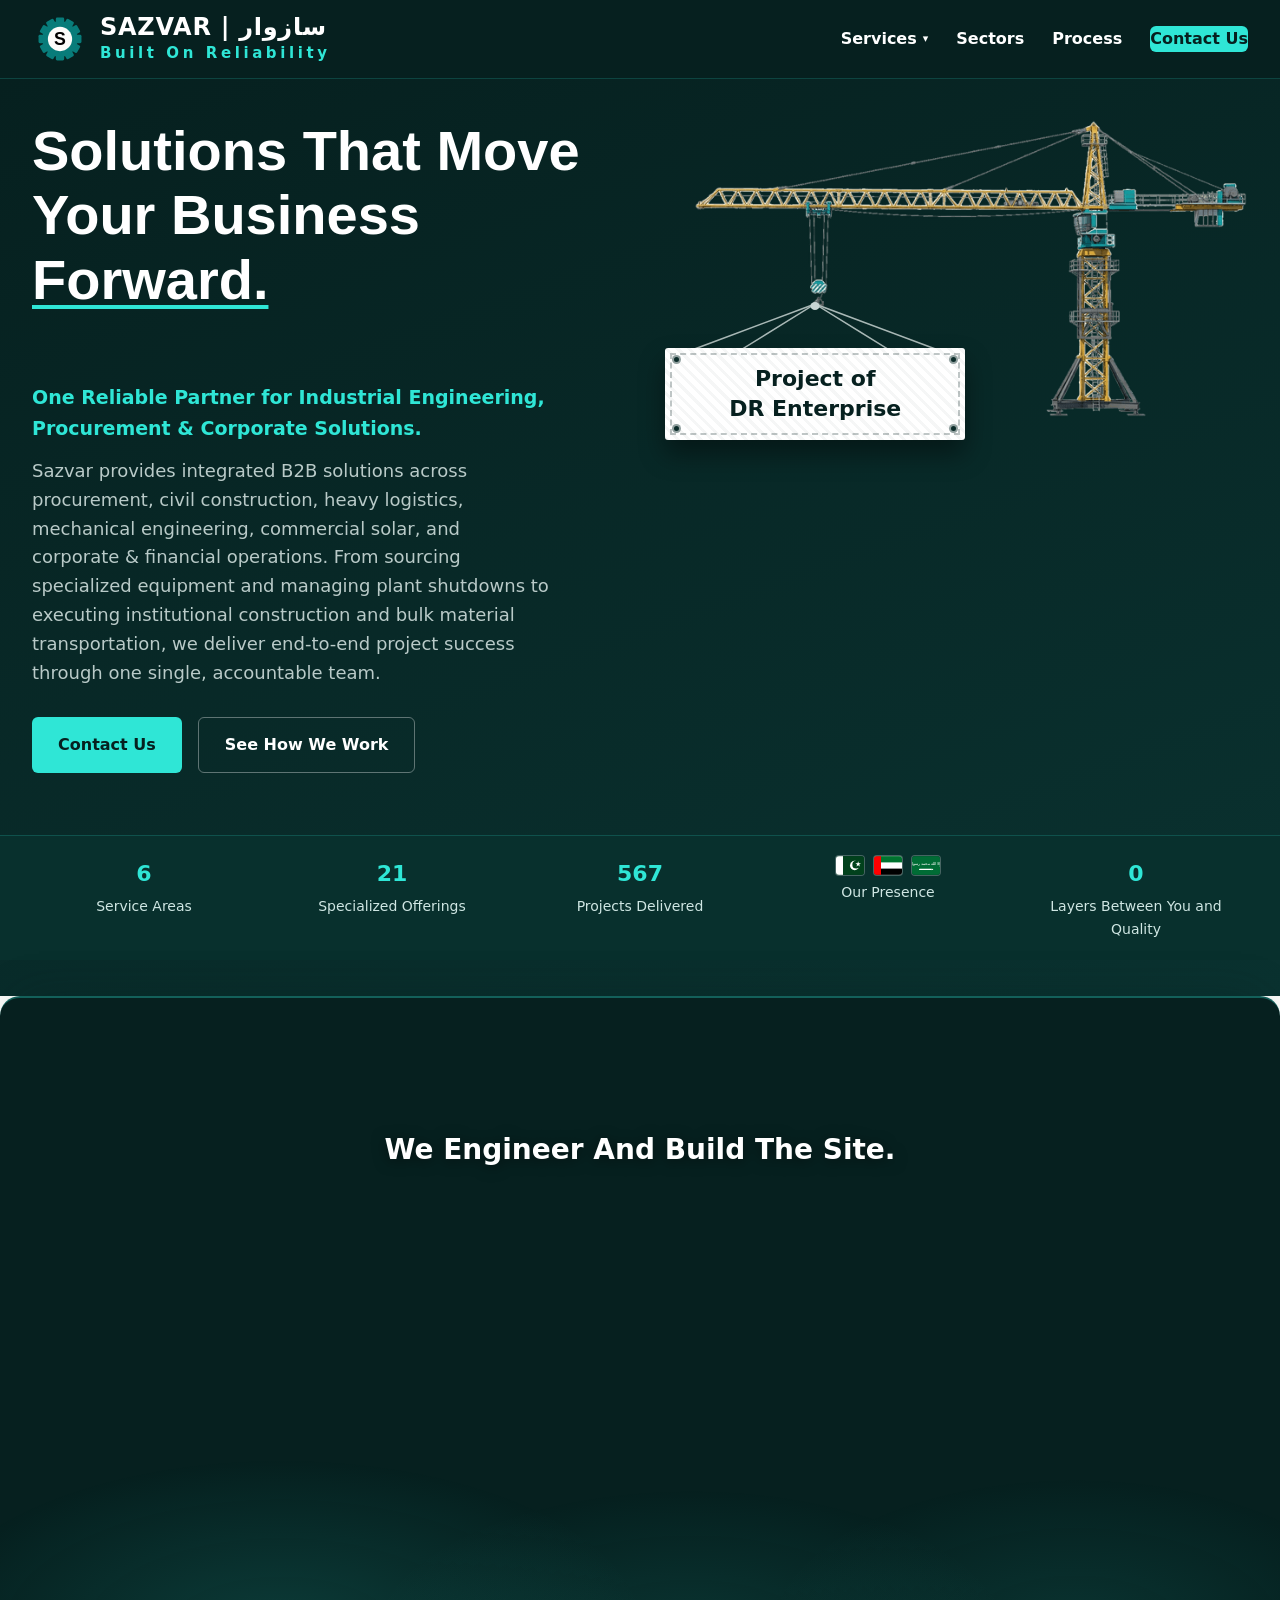
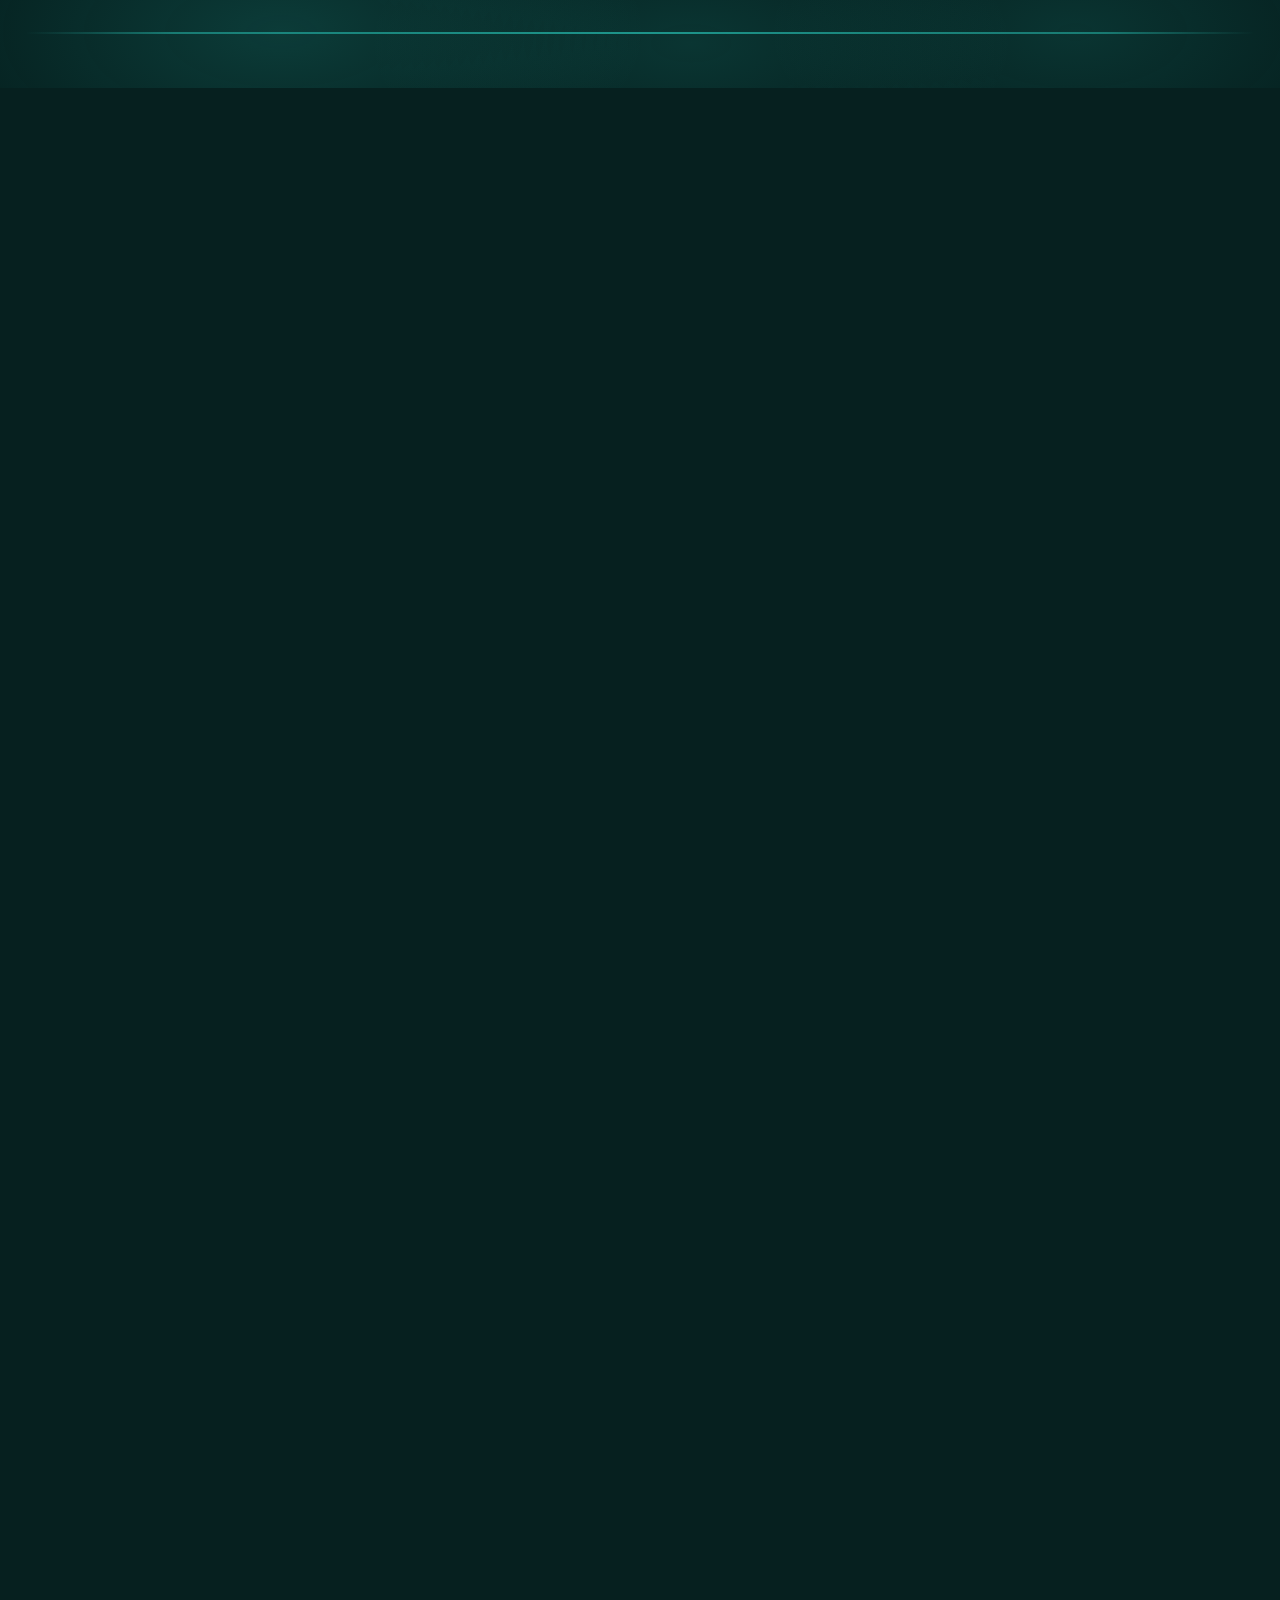
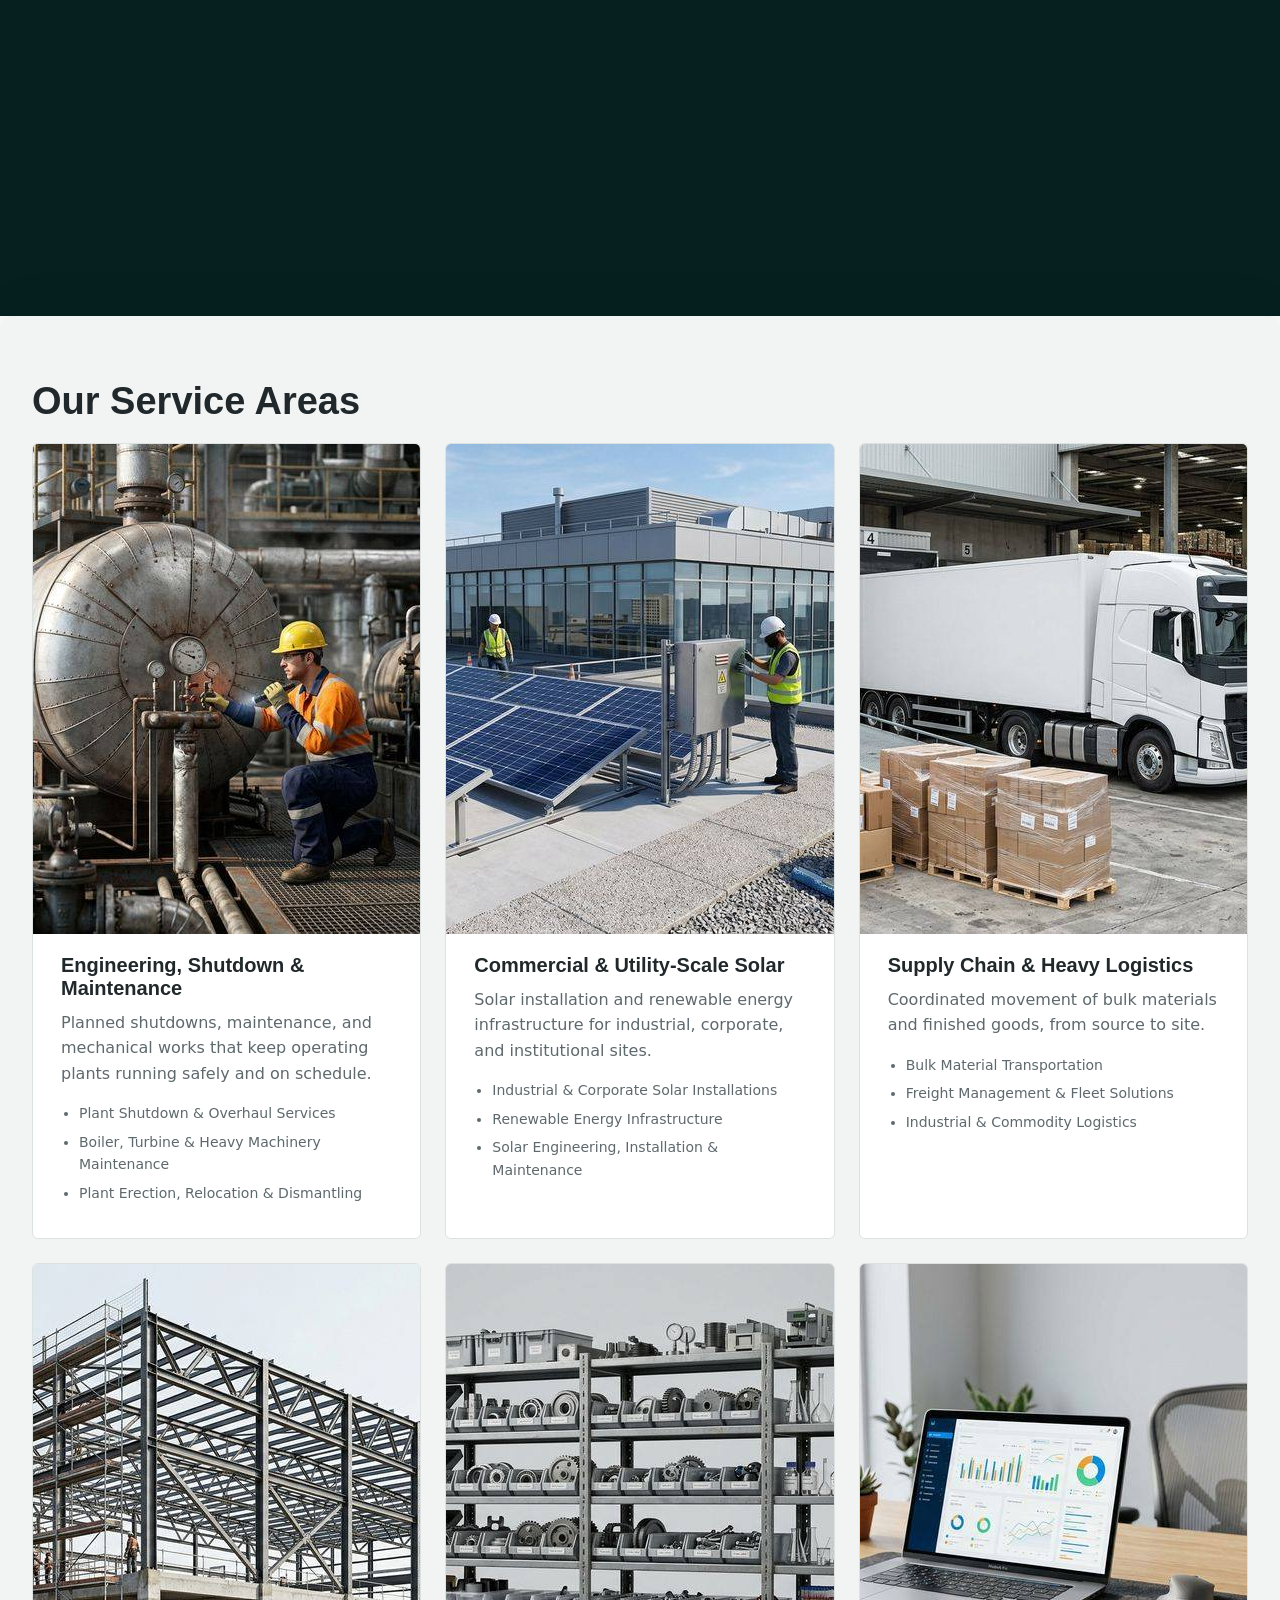
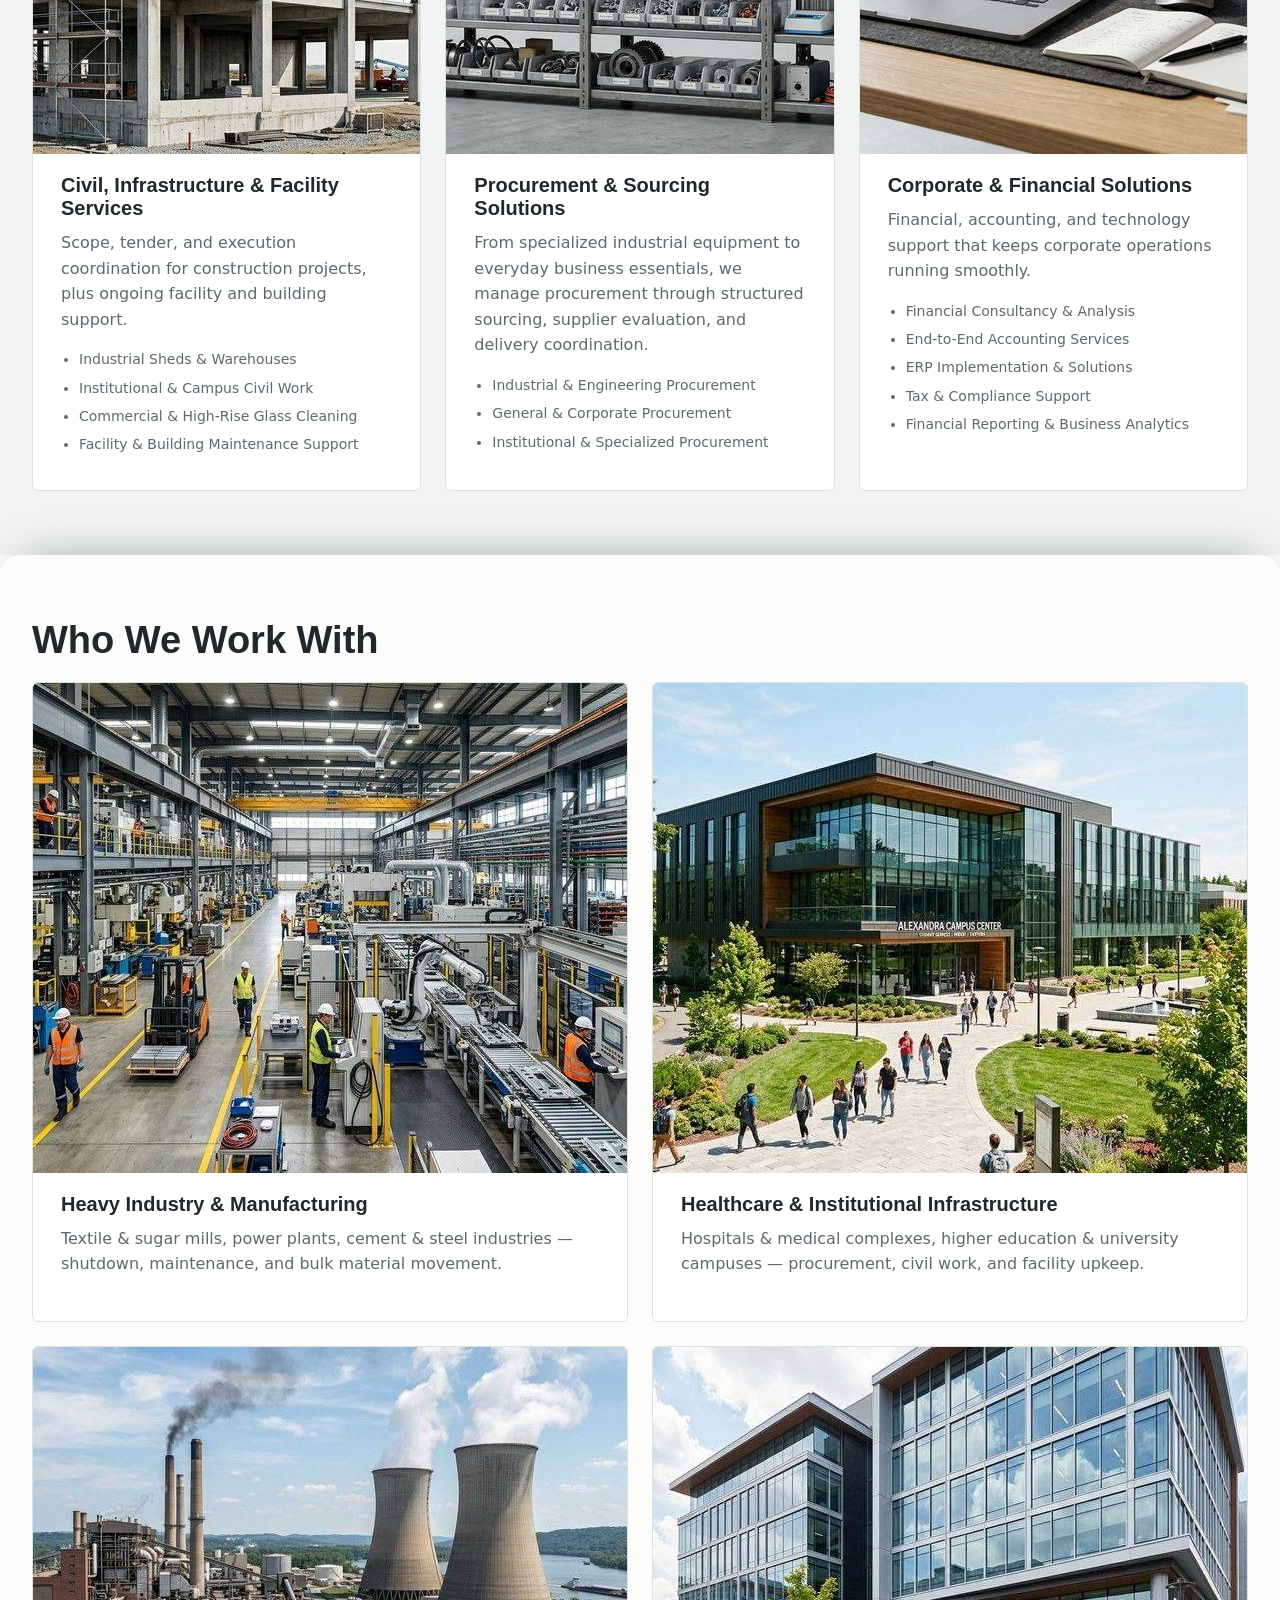
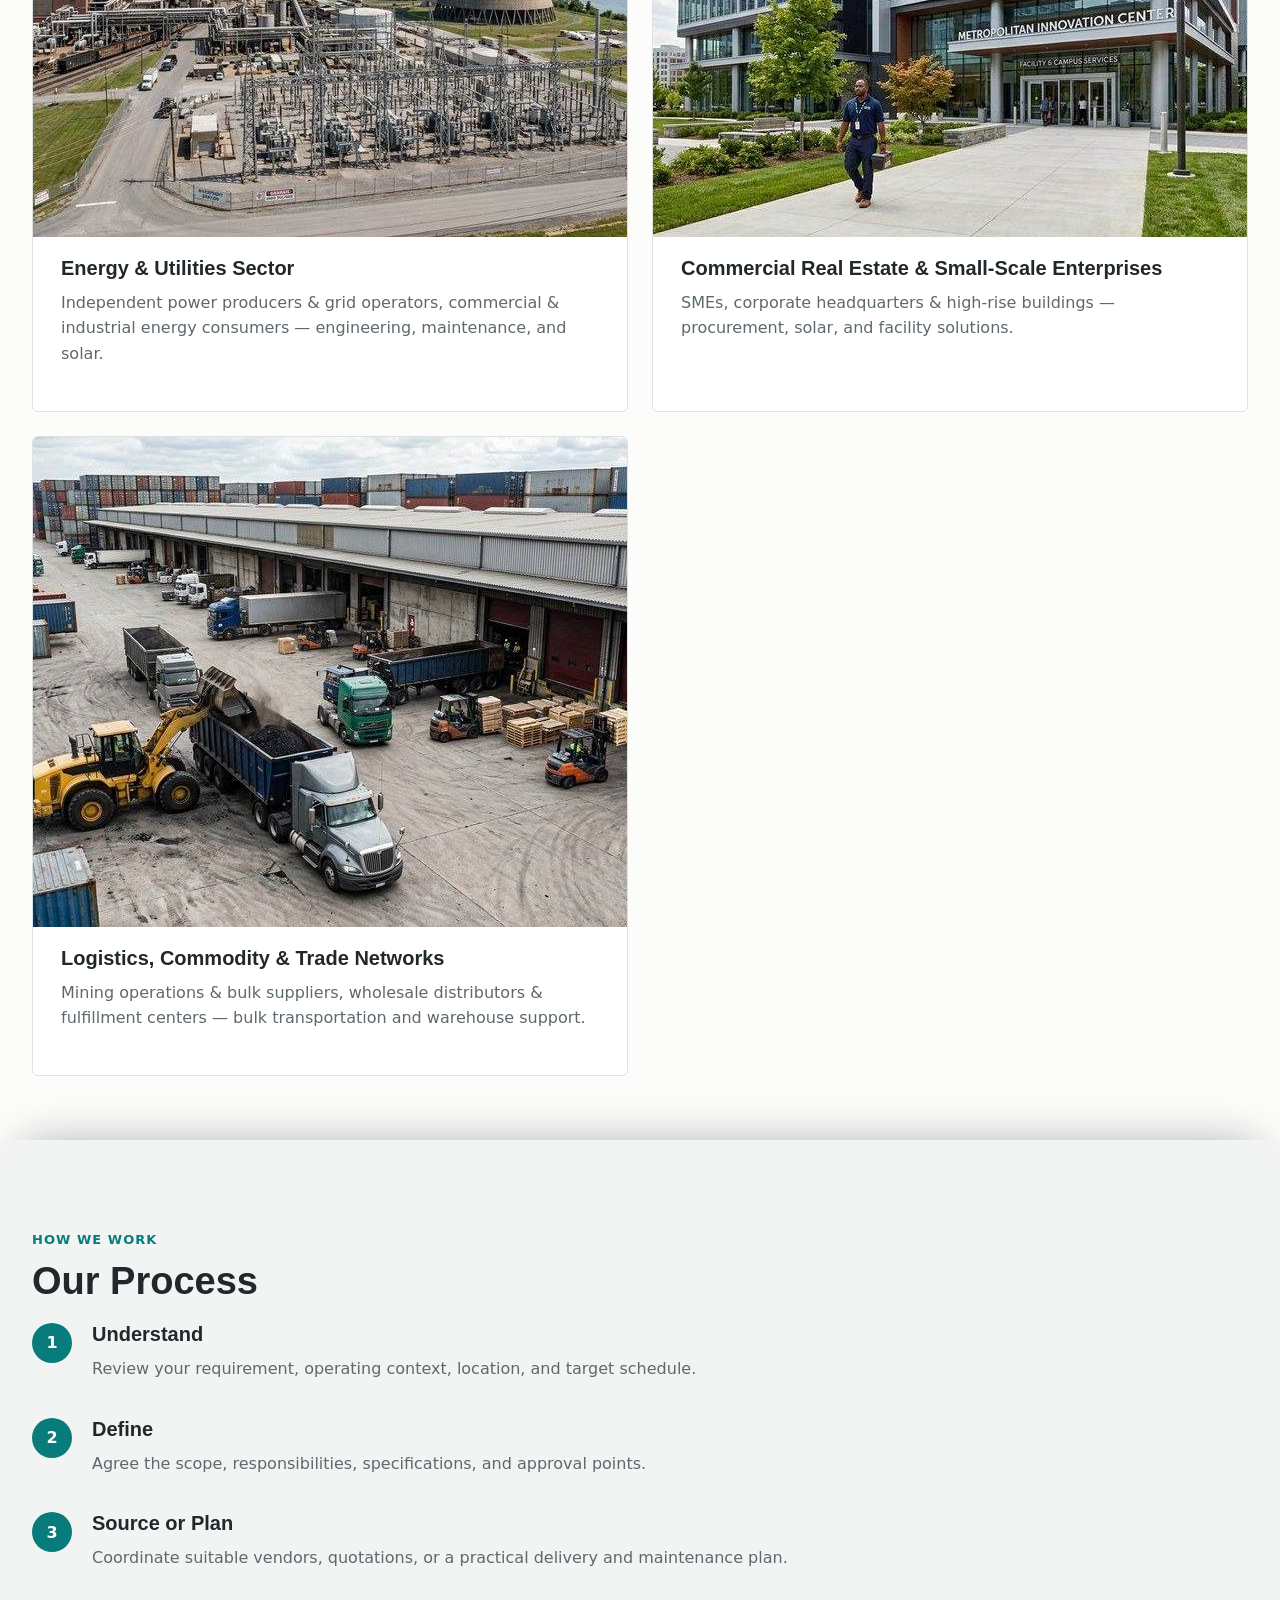
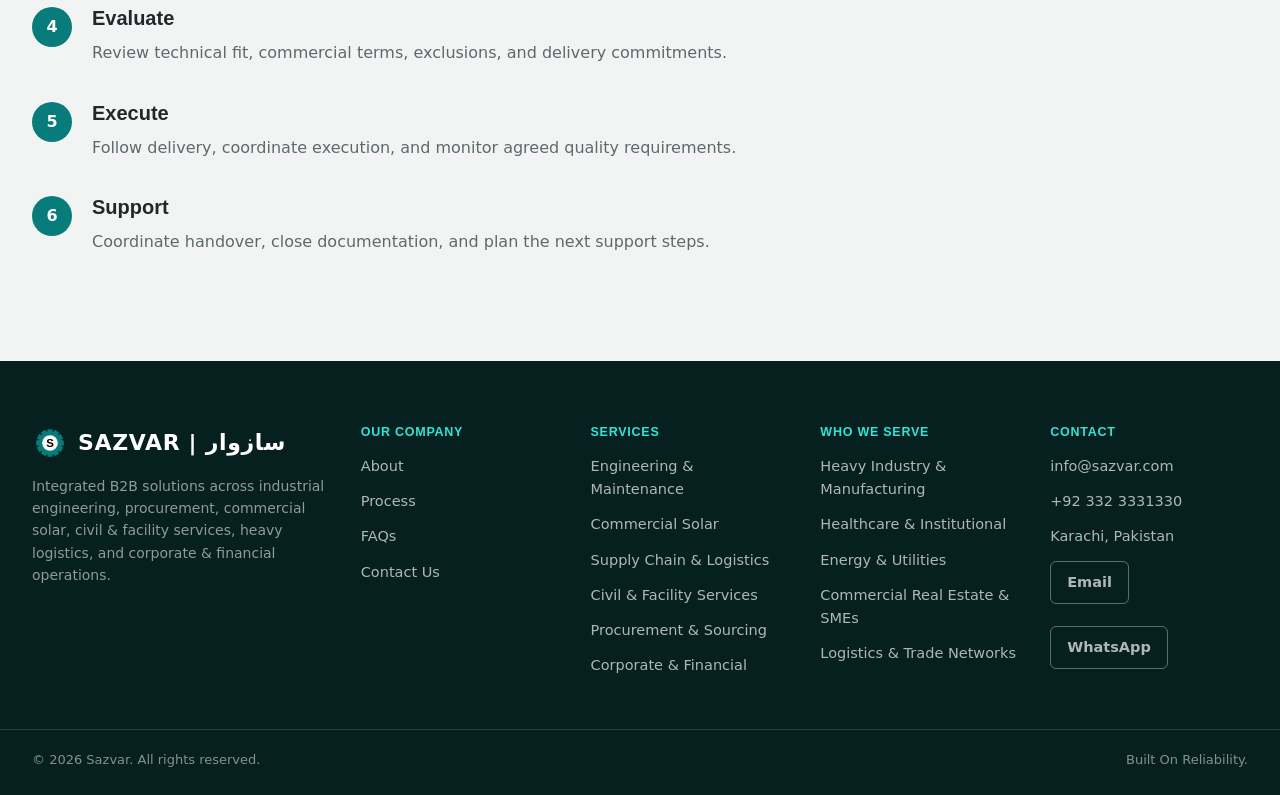
<file: index.html>
<!doctype html>
<html lang="en">
<head>
<meta charset="UTF-8" />
<meta name="viewport" content="width=device-width, initial-scale=1.0" />
<title>Sazvar | Industrial Engineering, Procurement &amp; Corporate Solutions</title>
<meta name="description" content="Sazvar delivers integrated B2B solutions across engineering &amp; plant maintenance, commercial solar, heavy logistics, civil &amp; facility services, procurement, and corporate &amp; financial solutions — through one accountable team. Pakistan-based, growing toward the GCC." />
<link rel="canonical" href="https://sazvar.com/" />
<meta property="og:type" content="website" />
<meta property="og:site_name" content="Sazvar" />
<meta property="og:title" content="Sazvar | Industrial Engineering, Procurement &amp; Corporate Solutions" />
<meta property="og:description" content="Sazvar delivers integrated B2B solutions across engineering &amp; plant maintenance, commercial solar, heavy logistics, civil &amp; facility services, procurement, and corporate &amp; financial solutions — through one accountable team. Pakistan-based, growing toward the GCC." />
<meta property="og:url" content="https://sazvar.com/" />
<meta property="og:image" content="https://sazvar.com/assets/img/hero/site-inspection.jpg" />
<meta property="og:image:width" content="1200" />
<meta property="og:image:height" content="670" />
<meta name="twitter:card" content="summary_large_image" />
<link rel="icon" href="assets/img/sazvar-mark.svg" type="image/svg+xml" />
<link rel="stylesheet" href="assets/css/style.min.css?v=13" />
</head>
<body class="homepage">

<header class="site-header header-dark">
  <div class="container header-inner">
    <a href="index.html" class="logo">
      <img src="assets/img/sazvar-mark.svg" width="42" height="42" alt="" />
      <span class="logo-text-container">
        <span class="logo-word company-name">SAZVAR | <bdi lang="ur" style="font-weight:600">سازوار</bdi></span>
        <span class="logo-slogan tagline">Built On Reliability</span>
      </span>
    </a>
    <button type="button" class="menu-toggle" id="menu-toggle" aria-expanded="false" aria-controls="primary-nav">
      Menu ☰
    </button>
    <nav id="primary-nav" class="primary-nav" aria-label="Main navigation">
      <div class="nav-dropdown">
        <button type="button" class="nav-dropdown-toggle" aria-expanded="false" aria-controls="services-dropdown">
          Services <span class="caret" aria-hidden="true">▾</span>
        </button>
        <div class="services-dropdown" id="services-dropdown">
          <a href="index.html#engineering-shutdown-maintenance" class="services-col">
            <img src="assets/img/services/engineering-shutdown-maintenance-thumb.jpg" alt="" class="services-col-thumb" loading="lazy" width="240" height="130" />
            <h4>Engineering, Shutdown &amp; Maintenance</h4>
            <ul>
              <li>Plant Shutdown &amp; Overhaul Services</li>
              <li>Boiler, Turbine &amp; Heavy Machinery Maintenance</li>
              <li>Plant Erection, Relocation &amp; Dismantling</li>
            </ul>
          </a>
          <a href="index.html#commercial-utility-scale-solar" class="services-col">
            <img src="assets/img/services/commercial-utility-scale-solar-thumb.jpg" alt="" class="services-col-thumb" loading="lazy" width="240" height="130" />
            <h4>Commercial &amp; Utility-Scale Solar</h4>
            <ul>
              <li>Industrial &amp; Corporate Solar Installations</li>
              <li>Renewable Energy Infrastructure</li>
              <li>Solar Engineering, Installation &amp; Maintenance</li>
            </ul>
          </a>
          <a href="index.html#supply-chain-heavy-logistics" class="services-col">
            <img src="assets/img/services/supply-chain-heavy-logistics-thumb.jpg" alt="" class="services-col-thumb" loading="lazy" width="240" height="130" />
            <h4>Supply Chain &amp; Heavy Logistics</h4>
            <ul>
              <li>Bulk Material Transportation</li>
              <li>Freight Management &amp; Fleet Solutions</li>
              <li>Industrial &amp; Commodity Logistics</li>
            </ul>
          </a>
          <a href="index.html#civil-infrastructure-facility-services" class="services-col">
            <img src="assets/img/services/civil-infrastructure-facility-services-thumb.jpg" alt="" class="services-col-thumb" loading="lazy" width="240" height="130" />
            <h4>Civil, Infrastructure &amp; Facility Services</h4>
            <ul>
              <li>Industrial Sheds &amp; Warehouses</li>
              <li>Institutional &amp; Campus Civil Work</li>
              <li>Commercial &amp; High-Rise Glass Cleaning</li>
              <li>Facility &amp; Building Maintenance Support</li>
            </ul>
          </a>
          <a href="index.html#procurement-sourcing-solutions" class="services-col">
            <img src="assets/img/services/procurement-sourcing-solutions-thumb.jpg" alt="" class="services-col-thumb" loading="lazy" width="240" height="130" />
            <h4>Procurement &amp; Sourcing Solutions</h4>
            <ul>
              <li>Industrial &amp; Engineering Procurement</li>
              <li>General &amp; Corporate Procurement</li>
              <li>Institutional &amp; Specialized Procurement</li>
            </ul>
          </a>
          <a href="index.html#corporate-financial-solutions" class="services-col">
            <img src="assets/img/services/corporate-financial-solutions-thumb.jpg" alt="" class="services-col-thumb" loading="lazy" width="240" height="130" />
            <h4>Corporate &amp; Financial Solutions</h4>
            <ul>
              <li>Financial Consultancy &amp; Analysis</li>
              <li>End-to-End Accounting Services</li>
              <li>ERP Implementation &amp; Solutions</li>
              <li>Tax &amp; Compliance Support</li>
              <li>Financial Reporting &amp; Business Analytics</li>
            </ul>
          </a>
        </div>
      </div>
      <a href="index.html#sectors">Sectors</a>
      <a href="index.html#process">Process</a>
      <a href="contact.html" class="btn btn-accent">Contact Us</a>
    </nav>
  </div>
</header>

<main>

  <!-- Hero -->
  <div class="hero-stack-wrap" id="hero-stack-wrap">
  <section class="hero-dark">
    <div class="container">
      <div class="hero-copy-top">
        <h1>Solutions That Move Your Business <span class="accent-underline">Forward.</span></h1>
      </div>

      <div class="hero-signboard-visual" id="hero-signboard-visual">
        <picture>
          <source type="image/webp" srcset="assets/img/hero/mobile-signboard-std.webp" />
          <img src="assets/img/hero/mobile-signboard-std.png" alt="Site sign: Project of DR Enterprise" width="220" height="360" />
        </picture>
      </div>

      <div class="hero-copy-bottom">
        <p class="hero-slogan">One Reliable Partner for Industrial Engineering, Procurement &amp; Corporate Solutions.</p>
        <p class="lead">Sazvar provides integrated B2B solutions across procurement, civil construction, heavy logistics, mechanical engineering, commercial solar, and corporate &amp; financial operations. From sourcing specialized equipment and managing plant shutdowns to executing institutional construction and bulk material transportation, we deliver end-to-end project success through one single, accountable team.</p>
        <div class="button-row">
          <a href="contact.html" class="btn btn-accent">Contact Us</a>
          <a href="about.html" class="btn btn-ghost">See How We Work</a>
        </div>
      </div>

      <div class="hero-crane-visual" id="hero-crane-visual">
        <img src="assets/img/hero/crane.png" class="crane-img" alt="Construction crane, representing Sazvar's engineering and construction capability" loading="lazy" width="640" height="345" />
        <div class="hook-banner">
          <svg class="sling-lines" viewBox="0 0 260 50" preserveAspectRatio="none">
            <line x1="130" y1="0" x2="14" y2="50" />
            <line x1="130" y1="0" x2="246" y2="50" />
            <line x1="130" y1="0" x2="60" y2="50" />
            <line x1="130" y1="0" x2="200" y2="50" />
            <circle cx="130" cy="2" r="4" />
          </svg>
          <div class="banner-flag">
            <span class="grommet tl"></span><span class="grommet tr"></span>
            Project of<br />DR Enterprise
            <span class="grommet bl"></span><span class="grommet br"></span>
          </div>
        </div>
      </div>
    </div>

    <!-- Stats strip -->
    <div class="value-strip stats-dark hero-stats-strip">
      <div class="value-grid" id="value-grid">
        <div><span class="count-up" data-target="6">6</span><p>Service Areas</p></div>
        <div><span class="count-up" data-target="21">21</span><p>Specialized Offerings</p></div>
        <div><span class="count-up" data-target="567">567</span><p>Projects Delivered</p></div>
        <div class="presence-stat">
          <div class="presence-flags" aria-hidden="true">
            <svg class="flag-chip" viewBox="0 0 24 16" role="img" aria-label="Pakistan flag">
              <rect width="24" height="16" fill="#01411C"/>
              <rect width="6" height="16" fill="#fff"/>
              <circle cx="16" cy="8" r="4" fill="#fff"/>
              <circle cx="17.3" cy="7.3" r="3.3" fill="#01411C"/>
              <polygon fill="#fff" points="19,4.4 19.55,6.1 21.35,6.1 19.9,7.2 20.45,8.9 19,7.8 17.55,8.9 18.1,7.2 16.65,6.1 18.45,6.1"/>
            </svg>
            <svg class="flag-chip" viewBox="0 0 24 16" role="img" aria-label="United Arab Emirates flag">
              <rect width="24" height="16" fill="#fff"/>
              <rect y="0" width="24" height="5.34" fill="#00732F"/>
              <rect y="10.66" width="24" height="5.34" fill="#000"/>
              <rect width="6" height="16" fill="#FF0000"/>
            </svg>
            <svg class="flag-chip" viewBox="0 0 24 16" role="img" aria-label="Saudi Arabia flag">
              <rect width="24" height="16" fill="#006C35"/>
              <text x="12" y="7.6" text-anchor="middle" font-size="3.6" fill="#fff" font-family="'Segoe UI', Tahoma, Arial, sans-serif">لا إله إلا الله محمد رسول الله</text>
              <rect x="6" y="10.8" width="11" height="1.1" rx="0.55" fill="#fff"/>
              <polygon points="17,10.6 18.4,11.35 17,12.1" fill="#fff"/>
            </svg>
          </div>
          <p>Our Presence</p>
        </div>
        <div><span class="count-down" data-target="0" data-start="10">0</span><p>Layers Between You and Quality</p></div>
      </div>
    </div>
  </section>
  </div>

  <!-- Scroll story: "one site, everything happening" -->
  <section class="site-band" id="site-band">
    <div class="site-stage-sticky" id="site-stage-sticky">
      <div class="container site-stage" id="site-stage">
        <div class="site-headline-stack">
          <p class="site-headline h1">We Engineer And Build The Site.</p>
          <p class="site-headline h2">We Source And Move Every Shipment.</p>
          <p class="site-headline h3">And Keep The Business Running.</p>
          <p class="site-headline h4">One Job Done — Already Moving To The Next Site.</p>
        </div>
        <div class="plant-rig" id="plant-rig">
          <!-- Two source sizes (desktop's larger on-screen size vs. mobile's
               much smaller one) plus WebP-with-PNG-fallback for each, so
               phones aren't downloading a desktop-sized image — see the
               Lighthouse notes in SAZVAR-HANDOVER.md. -->
          <picture>
            <source media="(min-width: 960px)" type="image/webp" srcset="assets/img/hero/plant-lg.webp" />
            <source media="(min-width: 960px)" srcset="assets/img/hero/plant-lg.png" />
            <source type="image/webp" srcset="assets/img/hero/plant-sm.webp" />
            <img src="assets/img/hero/plant-sm.png" alt="Small industrial plant with elevated tank and site office" loading="lazy" width="480" height="351" />
          </picture>
        </div>
        <div class="truck-rig" id="truck-rig">
          <picture>
            <source media="(min-width: 960px)" type="image/webp" srcset="assets/img/hero/delivery-truck-lg.webp" />
            <source media="(min-width: 960px)" srcset="assets/img/hero/delivery-truck-lg.png" />
            <source type="image/webp" srcset="assets/img/hero/delivery-truck-sm.webp" />
            <img src="assets/img/hero/delivery-truck-sm.png" alt="Delivery truck arriving with materials and equipment" loading="lazy" width="280" height="119" />
          </picture>
        </div>
        <div class="office-rig" id="office-rig">
          <picture>
            <source media="(min-width: 960px)" type="image/webp" srcset="assets/img/hero/site-office-lg.webp" />
            <source media="(min-width: 960px)" srcset="assets/img/hero/site-office-lg.png" />
            <source type="image/webp" srcset="assets/img/hero/site-office-sm.webp" />
            <img src="assets/img/hero/site-office-sm.png" alt="Site office with rooftop solar panels" loading="lazy" width="340" height="248" />
          </picture>
          <img src="assets/img/hero/sazvar-site-sign.png?v=2" class="site-sign-img" alt="Sazvar Site signboard" loading="lazy" width="260" height="320" />
        </div>
        <div class="handshake-rig" id="handshake-rig">
          <picture>
            <source media="(min-width: 960px)" type="image/webp" srcset="assets/img/hero/handshake-lg.webp" />
            <source media="(min-width: 960px)" srcset="assets/img/hero/handshake-lg.png" />
            <source type="image/webp" srcset="assets/img/hero/handshake-sm.webp" />
            <img src="assets/img/hero/handshake-sm.png" alt="Sazvar engineer and the plant owner shaking hands after handover" loading="lazy" width="190" height="278" />
          </picture>
          <span class="chat-bubble chat-engineer">Your Plant is Operational Now!</span>
          <span class="chat-bubble chat-owner">Thanks for the Great Work, SAZVAR!</span>
        </div>
      </div>
    </div>
  </section>

  <!-- Services -->
  <section id="services" class="section section-alt">
    <div class="container">
      <h2>Our Service Areas</h2>
      <div class="grid grid-3">

        <div class="card has-image" id="engineering-shutdown-maintenance">
          <img src="assets/img/services/engineering-shutdown-maintenance-card.jpg" alt="Technician inspecting an industrial boiler and turbine assembly" class="card-img" loading="lazy" width="900" height="490" />
          <h3>Engineering, Shutdown &amp; Maintenance</h3>
          <p>Planned shutdowns, maintenance, and mechanical works that keep operating plants running safely and on schedule.</p>
          <ul>
            <li>Plant Shutdown &amp; Overhaul Services</li>
            <li>Boiler, Turbine &amp; Heavy Machinery Maintenance</li>
            <li>Plant Erection, Relocation &amp; Dismantling</li>
          </ul>
        </div>

        <div class="card has-image" id="commercial-utility-scale-solar">
          <img src="assets/img/services/commercial-utility-scale-solar-card.jpg" alt="Technicians installing solar panels on a commercial rooftop" class="card-img" loading="lazy" width="900" height="490" />
          <h3>Commercial &amp; Utility-Scale Solar</h3>
          <p>Solar installation and renewable energy infrastructure for industrial, corporate, and institutional sites.</p>
          <ul>
            <li>Industrial &amp; Corporate Solar Installations</li>
            <li>Renewable Energy Infrastructure</li>
            <li>Solar Engineering, Installation &amp; Maintenance</li>
          </ul>
        </div>

        <div class="card has-image" id="supply-chain-heavy-logistics">
          <img src="assets/img/services/supply-chain-heavy-logistics-card.jpg" alt="Freight truck loading pallets of goods at a warehouse dock" class="card-img" loading="lazy" width="900" height="490" />
          <h3>Supply Chain &amp; Heavy Logistics</h3>
          <p>Coordinated movement of bulk materials and finished goods, from source to site.</p>
          <ul>
            <li>Bulk Material Transportation</li>
            <li>Freight Management &amp; Fleet Solutions</li>
            <li>Industrial &amp; Commodity Logistics</li>
          </ul>
        </div>

        <div class="card has-image" id="civil-infrastructure-facility-services">
          <img src="assets/img/services/civil-infrastructure-facility-services-card.jpg" alt="Structural steel frame of an industrial building under construction" class="card-img" loading="lazy" width="900" height="490" />
          <h3>Civil, Infrastructure &amp; Facility Services</h3>
          <p>Scope, tender, and execution coordination for construction projects, plus ongoing facility and building support.</p>
          <ul>
            <li>Industrial Sheds &amp; Warehouses</li>
            <li>Institutional &amp; Campus Civil Work</li>
            <li>Commercial &amp; High-Rise Glass Cleaning</li>
            <li>Facility &amp; Building Maintenance Support</li>
          </ul>
        </div>

        <div class="card has-image" id="procurement-sourcing-solutions">
          <img src="assets/img/services/procurement-sourcing-solutions-card.jpg" alt="Shelving of tools, spare parts, and lab equipment ready for dispatch" class="card-img" loading="lazy" width="900" height="490" />
          <h3>Procurement &amp; Sourcing Solutions</h3>
          <p>From specialized industrial equipment to everyday business essentials, we manage procurement through structured sourcing, supplier evaluation, and delivery coordination.</p>
          <ul>
            <li>Industrial &amp; Engineering Procurement</li>
            <li>General &amp; Corporate Procurement</li>
            <li>Institutional &amp; Specialized Procurement</li>
          </ul>
        </div>

        <div class="card has-image" id="corporate-financial-solutions">
          <img src="assets/img/services/corporate-financial-solutions-card.jpg" alt="Laptop showing a business dashboard on a corporate office desk" class="card-img" loading="lazy" width="900" height="490" />
          <h3>Corporate &amp; Financial Solutions</h3>
          <p>Financial, accounting, and technology support that keeps corporate operations running smoothly.</p>
          <ul>
            <li>Financial Consultancy &amp; Analysis</li>
            <li>End-to-End Accounting Services</li>
            <li>ERP Implementation &amp; Solutions</li>
            <li>Tax &amp; Compliance Support</li>
            <li>Financial Reporting &amp; Business Analytics</li>
          </ul>
        </div>

      </div>
    </div>
  </section>

  <!-- Sectors -->
  <section id="sectors" class="section">
    <div class="container">
      <h2>Who We Work With</h2>
      <div class="grid grid-2">
        <div class="card has-image">
          <img src="assets/img/sectors/heavy-industry-manufacturing.jpg" alt="Operating industrial manufacturing facility" class="card-img" loading="lazy" width="900" height="490" />
          <h3>Heavy Industry &amp; Manufacturing</h3>
          <p>Textile &amp; sugar mills, power plants, cement &amp; steel industries — shutdown, maintenance, and bulk material movement.</p>
        </div>
        <div class="card has-image">
          <img src="assets/img/sectors/healthcare-institutional.jpg" alt="Institutional campus building" class="card-img" loading="lazy" width="900" height="490" />
          <h3>Healthcare &amp; Institutional Infrastructure</h3>
          <p>Hospitals &amp; medical complexes, higher education &amp; university campuses — procurement, civil work, and facility upkeep.</p>
        </div>
        <div class="card has-image">
          <img src="assets/img/sectors/energy-utilities.jpg" alt="Power plant and utility infrastructure" class="card-img" loading="lazy" width="900" height="490" />
          <h3>Energy &amp; Utilities Sector</h3>
          <p>Independent power producers &amp; grid operators, commercial &amp; industrial energy consumers — engineering, maintenance, and solar.</p>
        </div>
        <div class="card has-image">
          <img src="assets/img/sectors/commercial-real-estate-smes.jpg" alt="Commercial and institutional facility building" class="card-img" loading="lazy" width="900" height="490" />
          <h3>Commercial Real Estate &amp; Small-Scale Enterprises</h3>
          <p>SMEs, corporate headquarters &amp; high-rise buildings — procurement, solar, and facility solutions.</p>
        </div>
        <div class="card has-image">
          <img src="assets/img/sectors/logistics-commodity-trade.jpg" alt="Bulk logistics yard with trucks, forklifts, and cargo containers" class="card-img" loading="lazy" width="900" height="490" />
          <h3>Logistics, Commodity &amp; Trade Networks</h3>
          <p>Mining operations &amp; bulk suppliers, wholesale distributors &amp; fulfillment centers — bulk transportation and warehouse support.</p>
        </div>
      </div>
    </div>
  </section>

  <!-- Process -->
  <section id="process" class="section section-alt">
    <div class="container">
      <span class="eyebrow">How We Work</span>
      <h2>Our Process</h2>
      <div class="process-list">
        <div class="process-item"><div class="process-number">1</div><div><h3>Understand</h3><p>Review your requirement, operating context, location, and target schedule.</p></div></div>
        <div class="process-item"><div class="process-number">2</div><div><h3>Define</h3><p>Agree the scope, responsibilities, specifications, and approval points.</p></div></div>
        <div class="process-item"><div class="process-number">3</div><div><h3>Source or Plan</h3><p>Coordinate suitable vendors, quotations, or a practical delivery and maintenance plan.</p></div></div>
        <div class="process-item"><div class="process-number">4</div><div><h3>Evaluate</h3><p>Review technical fit, commercial terms, exclusions, and delivery commitments.</p></div></div>
        <div class="process-item"><div class="process-number">5</div><div><h3>Execute</h3><p>Follow delivery, coordinate execution, and monitor agreed quality requirements.</p></div></div>
        <div class="process-item"><div class="process-number">6</div><div><h3>Support</h3><p>Coordinate handover, close documentation, and plan the next support steps.</p></div></div>
      </div>
    </div>
  </section>


</main>

<footer class="site-footer">
  <div class="container footer-grid">
    <div class="footer-col footer-brand">
      <div class="footer-logo-row">
        <img src="assets/img/sazvar-mark.svg" width="36" height="36" alt="" />
        <span class="logo-word">SAZVAR | <bdi lang="ur" style="font-weight:600">سازوار</bdi></span>
      </div>
      <p>Integrated B2B solutions across industrial engineering, procurement, commercial solar, civil &amp; facility services, heavy logistics, and corporate &amp; financial operations.</p>
    </div>
    <div class="footer-col">
      <h4>Our Company</h4>
      <a href="about.html">About</a>
      <a href="index.html#process">Process</a>
      <a href="faq.html">FAQs</a>
      <a href="contact.html">Contact Us</a>
    </div>
    <div class="footer-col">
      <h4>Services</h4>
      <a href="index.html#engineering-shutdown-maintenance">Engineering &amp; Maintenance</a>
      <a href="index.html#commercial-utility-scale-solar">Commercial Solar</a>
      <a href="index.html#supply-chain-heavy-logistics">Supply Chain &amp; Logistics</a>
      <a href="index.html#civil-infrastructure-facility-services">Civil &amp; Facility Services</a>
      <a href="index.html#procurement-sourcing-solutions">Procurement &amp; Sourcing</a>
      <a href="index.html#corporate-financial-solutions">Corporate &amp; Financial</a>
    </div>
    <div class="footer-col">
      <h4>Who We Serve</h4>
      <a href="index.html#sectors">Heavy Industry &amp; Manufacturing</a>
      <a href="index.html#sectors">Healthcare &amp; Institutional</a>
      <a href="index.html#sectors">Energy &amp; Utilities</a>
      <a href="index.html#sectors">Commercial Real Estate &amp; SMEs</a>
      <a href="index.html#sectors">Logistics &amp; Trade Networks</a>
    </div>
    <div class="footer-col">
      <h4>Contact</h4>
      <!-- TODO: replace info@sazvar.com with a real, verified inbox if different -->
      <a href="mailto:info@sazvar.com">info@sazvar.com</a>
      <a href="tel:+923323331330">+92 332 3331330</a>
      <span class="footer-text">Karachi, Pakistan</span>
      <div class="footer-contact-buttons">
        <a href="mailto:info@sazvar.com" class="btn btn-ghost btn-sm">Email</a>
        <a href="https://wa.me/923323331330" target="_blank" rel="noopener" class="btn btn-ghost btn-sm">WhatsApp</a>
      </div>
    </div>
  </div>
  <div class="container footer-bottom">
    <span>&copy; <span id="year"></span> Sazvar. All rights reserved.</span>
    <span>Built On Reliability.</span>
  </div>
</footer>

<script src="assets/js/main.min.js?v=1"></script>
<script>document.getElementById('year').textContent = new Date().getFullYear();</script>
<script>
  // Stretch the tagline (letter-spacing) so it always spans exactly as wide as
  // the "SAZVAR | سازوار" wordmark above it, no matter what font the browser
  // actually renders.
  (function () {
    function matchTaglineWidth() {
      var word = document.querySelector(".logo-word");
      var slogan = document.querySelector(".logo-slogan");
      if (!word || !slogan) return;
      slogan.style.letterSpacing = "normal";
      var targetWidth = word.getBoundingClientRect().width;
      var naturalWidth = slogan.getBoundingClientRect().width;
      var text = slogan.textContent.trim();
      var gaps = text.length - 1;
      if (gaps <= 0 || targetWidth <= naturalWidth) return;
      var extraPerChar = (targetWidth - naturalWidth) / gaps;
      slogan.style.letterSpacing = extraPerChar + "px";
    }
    window.addEventListener("load", matchTaglineWidth);
    window.addEventListener("resize", matchTaglineWidth);
  })();

</script>
<script src="assets/js/stack-scroll.min.js?v=1"></script>
</body>
</html>
</file>
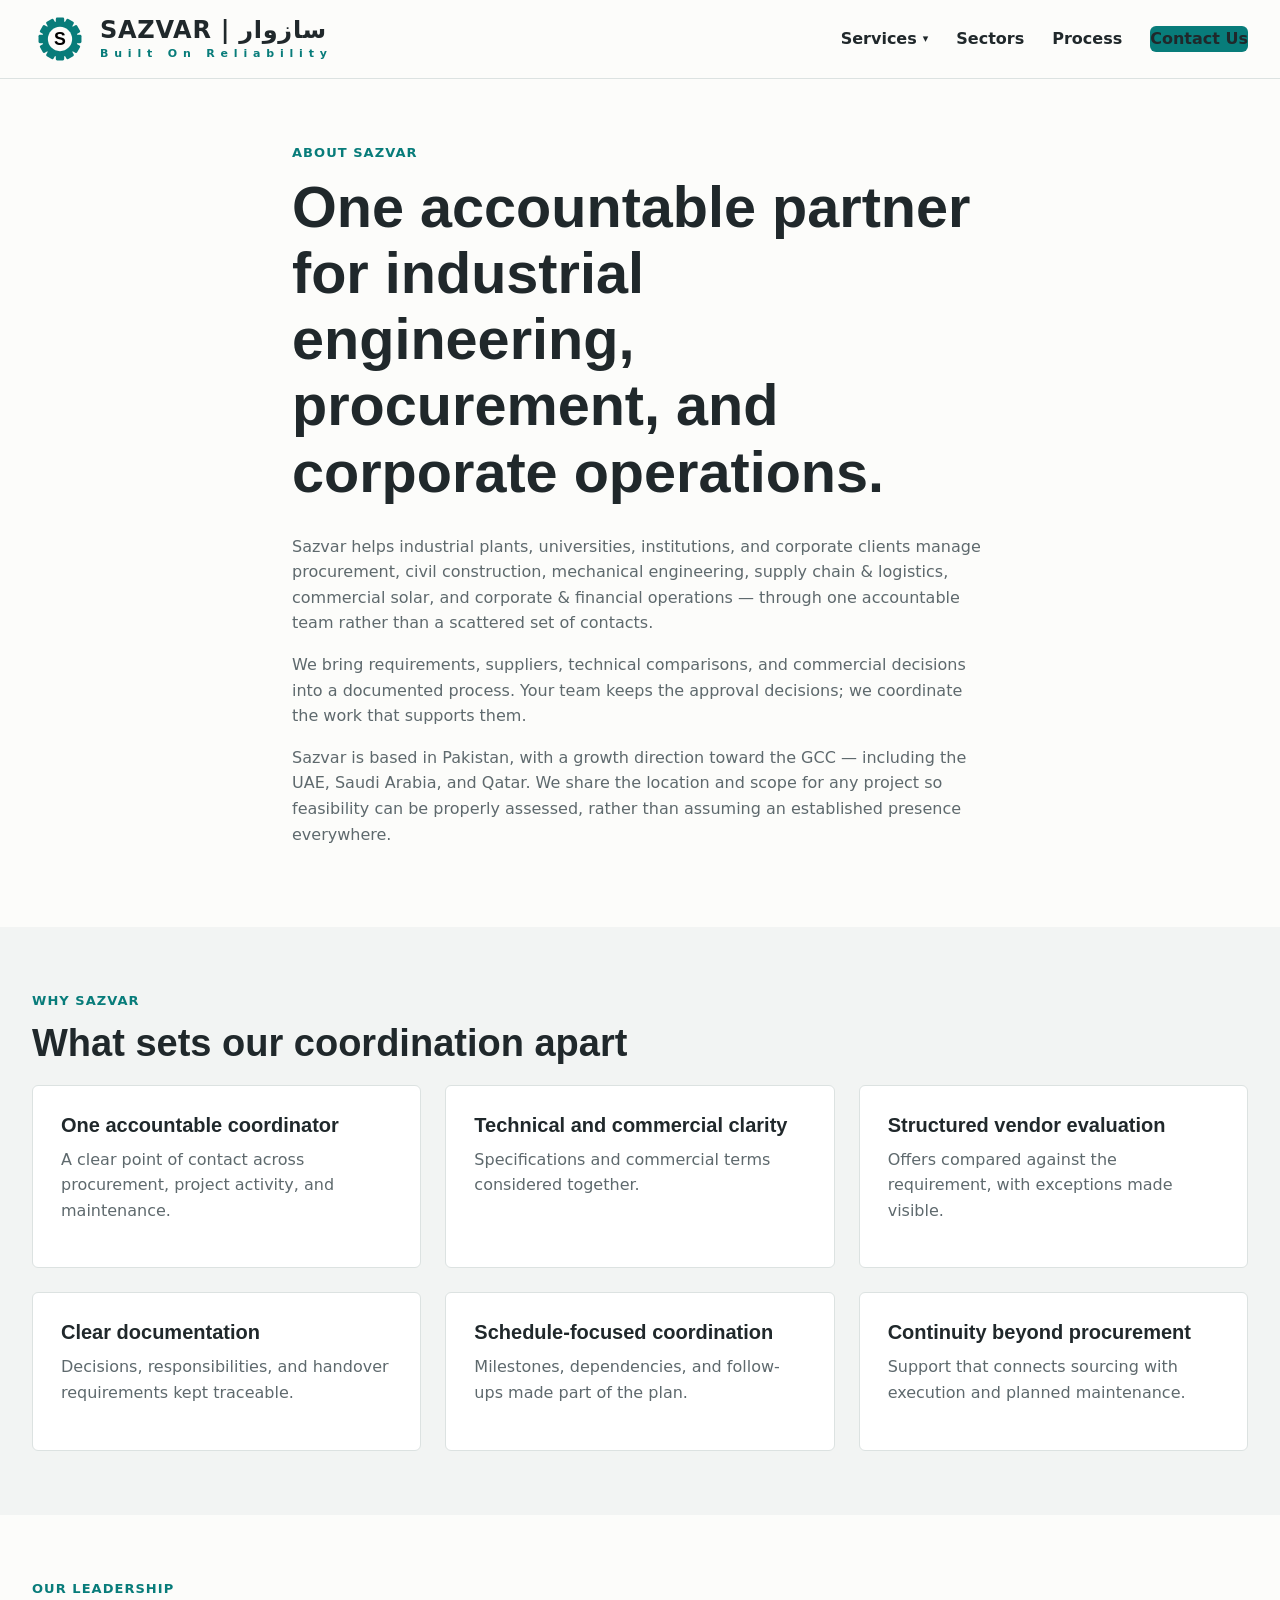
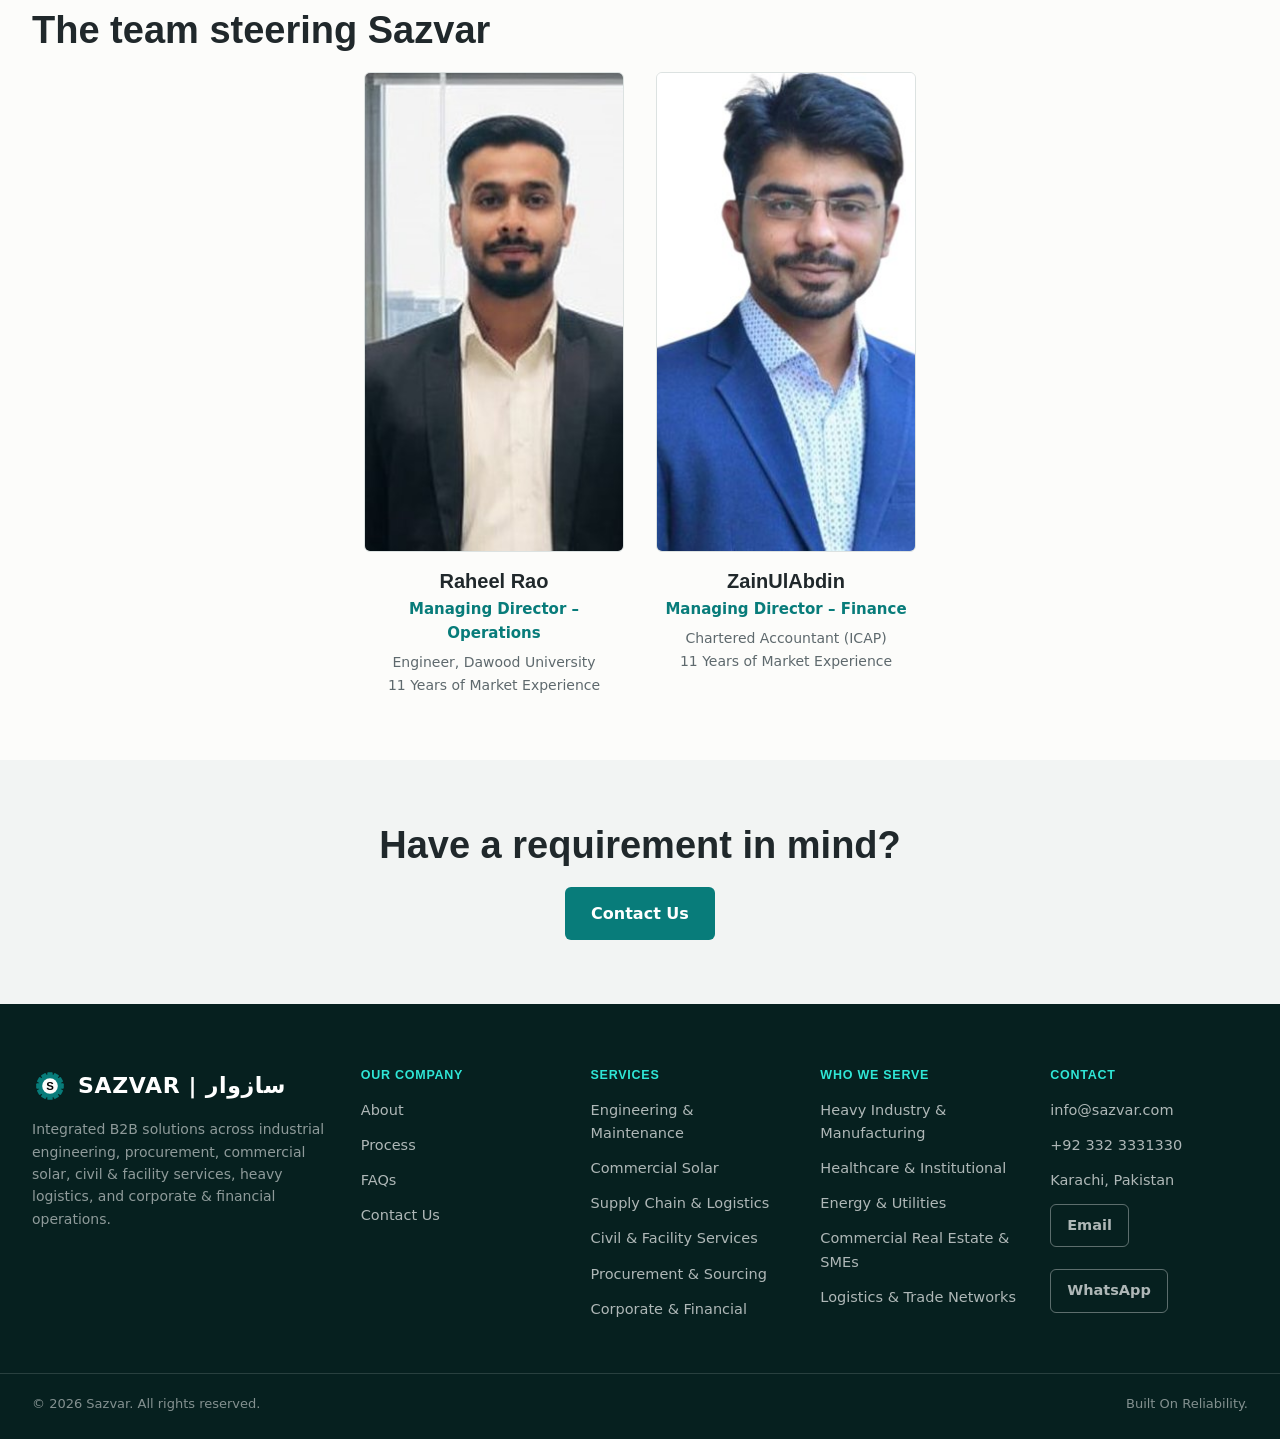
<file: about.html>
<!doctype html>
<html lang="en">
<head>
<meta charset="UTF-8" />
<meta name="viewport" content="width=device-width, initial-scale=1.0" />
<title>About | Sazvar</title>
<meta name="description" content="Sazvar is a Pakistan-based industrial engineering, procurement, solar, and corporate &amp; financial solutions team, growing toward the GCC." />
<link rel="canonical" href="https://sazvar.com/about.html" />
<meta property="og:type" content="website" />
<meta property="og:site_name" content="Sazvar" />
<meta property="og:title" content="About | Sazvar" />
<meta property="og:description" content="Sazvar is a Pakistan-based industrial engineering, procurement, solar, and corporate &amp; financial solutions team, growing toward the GCC." />
<meta property="og:url" content="https://sazvar.com/about.html" />
<meta property="og:image" content="https://sazvar.com/assets/img/hero/site-inspection.jpg" />
<meta property="og:image:width" content="1200" />
<meta property="og:image:height" content="670" />
<meta name="twitter:card" content="summary_large_image" />
<link rel="icon" href="assets/img/sazvar-mark.svg" type="image/svg+xml" />
<link rel="stylesheet" href="assets/css/style.min.css?v=13" />
</head>
<body>

<header class="site-header">
  <div class="container header-inner">
    <a href="index.html" class="logo">
      <img src="assets/img/sazvar-mark.svg" width="42" height="42" alt="" />
      <span class="logo-text-container">
        <span class="logo-word company-name">SAZVAR | <bdi lang="ur" style="font-weight:600">سازوار</bdi></span>
        <span class="logo-slogan tagline">Built On Reliability</span>
      </span>
    </a>
    <button type="button" class="menu-toggle" id="menu-toggle" aria-expanded="false" aria-controls="primary-nav">
      Menu ☰
    </button>
    <nav id="primary-nav" class="primary-nav" aria-label="Main navigation">
      <div class="nav-dropdown">
        <button type="button" class="nav-dropdown-toggle" aria-expanded="false" aria-controls="services-dropdown">
          Services <span class="caret" aria-hidden="true">▾</span>
        </button>
        <div class="services-dropdown" id="services-dropdown">
          <a href="index.html#engineering-shutdown-maintenance" class="services-col">
            <img src="assets/img/services/engineering-shutdown-maintenance-thumb.jpg" alt="" class="services-col-thumb" loading="lazy" width="240" height="130" />
            <h4>Engineering, Shutdown &amp; Maintenance</h4>
            <ul>
              <li>Plant Shutdown &amp; Overhaul Services</li>
              <li>Boiler, Turbine &amp; Heavy Machinery Maintenance</li>
              <li>Plant Erection, Relocation &amp; Dismantling</li>
            </ul>
          </a>
          <a href="index.html#commercial-utility-scale-solar" class="services-col">
            <img src="assets/img/services/commercial-utility-scale-solar-thumb.jpg" alt="" class="services-col-thumb" loading="lazy" width="240" height="130" />
            <h4>Commercial &amp; Utility-Scale Solar</h4>
            <ul>
              <li>Industrial &amp; Corporate Solar Installations</li>
              <li>Renewable Energy Infrastructure</li>
              <li>Solar Engineering, Installation &amp; Maintenance</li>
            </ul>
          </a>
          <a href="index.html#supply-chain-heavy-logistics" class="services-col">
            <img src="assets/img/services/supply-chain-heavy-logistics-thumb.jpg" alt="" class="services-col-thumb" loading="lazy" width="240" height="130" />
            <h4>Supply Chain &amp; Heavy Logistics</h4>
            <ul>
              <li>Bulk Material Transportation</li>
              <li>Freight Management &amp; Fleet Solutions</li>
              <li>Industrial &amp; Commodity Logistics</li>
            </ul>
          </a>
          <a href="index.html#civil-infrastructure-facility-services" class="services-col">
            <img src="assets/img/services/civil-infrastructure-facility-services-thumb.jpg" alt="" class="services-col-thumb" loading="lazy" width="240" height="130" />
            <h4>Civil, Infrastructure &amp; Facility Services</h4>
            <ul>
              <li>Industrial Sheds &amp; Warehouses</li>
              <li>Institutional &amp; Campus Civil Work</li>
              <li>Commercial &amp; High-Rise Glass Cleaning</li>
              <li>Facility &amp; Building Maintenance Support</li>
            </ul>
          </a>
          <a href="index.html#procurement-sourcing-solutions" class="services-col">
            <img src="assets/img/services/procurement-sourcing-solutions-thumb.jpg" alt="" class="services-col-thumb" loading="lazy" width="240" height="130" />
            <h4>Procurement &amp; Sourcing Solutions</h4>
            <ul>
              <li>Industrial &amp; Engineering Procurement</li>
              <li>General &amp; Corporate Procurement</li>
              <li>Institutional &amp; Specialized Procurement</li>
            </ul>
          </a>
          <a href="index.html#corporate-financial-solutions" class="services-col">
            <img src="assets/img/services/corporate-financial-solutions-thumb.jpg" alt="" class="services-col-thumb" loading="lazy" width="240" height="130" />
            <h4>Corporate &amp; Financial Solutions</h4>
            <ul>
              <li>Financial Consultancy &amp; Analysis</li>
              <li>End-to-End Accounting Services</li>
              <li>ERP Implementation &amp; Solutions</li>
              <li>Tax &amp; Compliance Support</li>
              <li>Financial Reporting &amp; Business Analytics</li>
            </ul>
          </a>
        </div>
      </div>
      <a href="index.html#sectors">Sectors</a>
      <a href="index.html#process">Process</a>
      <a href="contact.html" class="btn">Contact Us</a>
    </nav>
  </div>
</header>

<main>
  <section class="section">
    <div class="container" style="max-width:760px">
      <span class="eyebrow">About Sazvar</span>
      <h1>One accountable partner for industrial engineering, procurement, and corporate operations.</h1>
      <p>Sazvar helps industrial plants, universities, institutions, and corporate clients manage procurement, civil construction, mechanical engineering, supply chain &amp; logistics, commercial solar, and corporate &amp; financial operations — through one accountable team rather than a scattered set of contacts.</p>
      <p>We bring requirements, suppliers, technical comparisons, and commercial decisions into a documented process. Your team keeps the approval decisions; we coordinate the work that supports them.</p>
      <p>Sazvar is based in Pakistan, with a growth direction toward the GCC — including the UAE, Saudi Arabia, and Qatar. We share the location and scope for any project so feasibility can be properly assessed, rather than assuming an established presence everywhere.</p>
    </div>
  </section>

  <section class="section section-alt">
    <div class="container">
      <span class="eyebrow">Why Sazvar</span>
      <h2>What sets our coordination apart</h2>
      <div class="grid grid-3">
        <div class="card"><h3>One accountable coordinator</h3><p>A clear point of contact across procurement, project activity, and maintenance.</p></div>
        <div class="card"><h3>Technical and commercial clarity</h3><p>Specifications and commercial terms considered together.</p></div>
        <div class="card"><h3>Structured vendor evaluation</h3><p>Offers compared against the requirement, with exceptions made visible.</p></div>
        <div class="card"><h3>Clear documentation</h3><p>Decisions, responsibilities, and handover requirements kept traceable.</p></div>
        <div class="card"><h3>Schedule-focused coordination</h3><p>Milestones, dependencies, and follow-ups made part of the plan.</p></div>
        <div class="card"><h3>Continuity beyond procurement</h3><p>Support that connects sourcing with execution and planned maintenance.</p></div>
      </div>
    </div>
  </section>

  <section class="section" id="leadership">
    <div class="container">
      <span class="eyebrow">Our Leadership</span>
      <h2>The team steering Sazvar</h2>
      <div class="leadership-grid">
        <div class="leadership-card">
          <img src="assets/img/leadership/raheel-rao.jpg" alt="Raheel Rao" class="leadership-photo" loading="lazy" width="480" height="480" />
          <h3>Raheel Rao</h3>
          <p class="leadership-title">Managing Director &ndash; Operations</p>
          <p class="leadership-meta">Engineer, Dawood University<br />11 Years of Market Experience</p>
        </div>
        <div class="leadership-card">
          <img src="assets/img/leadership/zainulabdin.jpg" alt="ZainUlAbdin" class="leadership-photo" loading="lazy" width="480" height="480" />
          <h3>ZainUlAbdin</h3>
          <p class="leadership-title">Managing Director &ndash; Finance</p>
          <p class="leadership-meta">Chartered Accountant (ICAP)<br />11 Years of Market Experience</p>
        </div>
      </div>
    </div>
  </section>

  <section class="section section-alt" style="text-align:center">
    <div class="container">
      <h2>Have a requirement in mind?</h2>
      <a href="contact.html" class="btn">Contact Us</a>
    </div>
  </section>
</main>

<footer class="site-footer">
  <div class="container footer-grid">
    <div class="footer-col footer-brand">
      <div class="footer-logo-row">
        <img src="assets/img/sazvar-mark.svg" width="36" height="36" alt="" />
        <span class="logo-word">SAZVAR | <bdi lang="ur" style="font-weight:600">سازوار</bdi></span>
      </div>
      <p>Integrated B2B solutions across industrial engineering, procurement, commercial solar, civil &amp; facility services, heavy logistics, and corporate &amp; financial operations.</p>
    </div>
    <div class="footer-col">
      <h4>Our Company</h4>
      <a href="about.html">About</a>
      <a href="index.html#process">Process</a>
      <a href="faq.html">FAQs</a>
      <a href="contact.html">Contact Us</a>
    </div>
    <div class="footer-col">
      <h4>Services</h4>
      <a href="index.html#engineering-shutdown-maintenance">Engineering &amp; Maintenance</a>
      <a href="index.html#commercial-utility-scale-solar">Commercial Solar</a>
      <a href="index.html#supply-chain-heavy-logistics">Supply Chain &amp; Logistics</a>
      <a href="index.html#civil-infrastructure-facility-services">Civil &amp; Facility Services</a>
      <a href="index.html#procurement-sourcing-solutions">Procurement &amp; Sourcing</a>
      <a href="index.html#corporate-financial-solutions">Corporate &amp; Financial</a>
    </div>
    <div class="footer-col">
      <h4>Who We Serve</h4>
      <a href="index.html#sectors">Heavy Industry &amp; Manufacturing</a>
      <a href="index.html#sectors">Healthcare &amp; Institutional</a>
      <a href="index.html#sectors">Energy &amp; Utilities</a>
      <a href="index.html#sectors">Commercial Real Estate &amp; SMEs</a>
      <a href="index.html#sectors">Logistics &amp; Trade Networks</a>
    </div>
    <div class="footer-col">
      <h4>Contact</h4>
      <!-- TODO: replace info@sazvar.com with a real, verified inbox if different -->
      <a href="mailto:info@sazvar.com">info@sazvar.com</a>
      <a href="tel:+923323331330">+92 332 3331330</a>
      <span class="footer-text">Karachi, Pakistan</span>
      <div class="footer-contact-buttons">
        <a href="mailto:info@sazvar.com" class="btn btn-ghost btn-sm">Email</a>
        <a href="https://wa.me/923323331330" target="_blank" rel="noopener" class="btn btn-ghost btn-sm">WhatsApp</a>
      </div>
    </div>
  </div>
  <div class="container footer-bottom">
    <span>&copy; <span id="year"></span> Sazvar. All rights reserved.</span>
    <span>Built On Reliability.</span>
  </div>
</footer>

<script src="assets/js/main.min.js?v=1"></script>
<script>document.getElementById('year').textContent = new Date().getFullYear();</script>
<script>
  // Stretch the tagline (letter-spacing) so it always spans exactly as wide as
  // the "SAZVAR | سازوار" wordmark above it, no matter what font the browser
  // actually renders.
  (function () {
    function matchTaglineWidth() {
      var word = document.querySelector(".logo-word");
      var slogan = document.querySelector(".logo-slogan");
      if (!word || !slogan) return;
      slogan.style.letterSpacing = "normal";
      var targetWidth = word.getBoundingClientRect().width;
      var naturalWidth = slogan.getBoundingClientRect().width;
      var text = slogan.textContent.trim();
      var gaps = text.length - 1;
      if (gaps <= 0 || targetWidth <= naturalWidth) return;
      var extraPerChar = (targetWidth - naturalWidth) / gaps;
      slogan.style.letterSpacing = extraPerChar + "px";
    }
    window.addEventListener("load", matchTaglineWidth);
    window.addEventListener("resize", matchTaglineWidth);
  })();
</script>
</body>
</html>
</file>
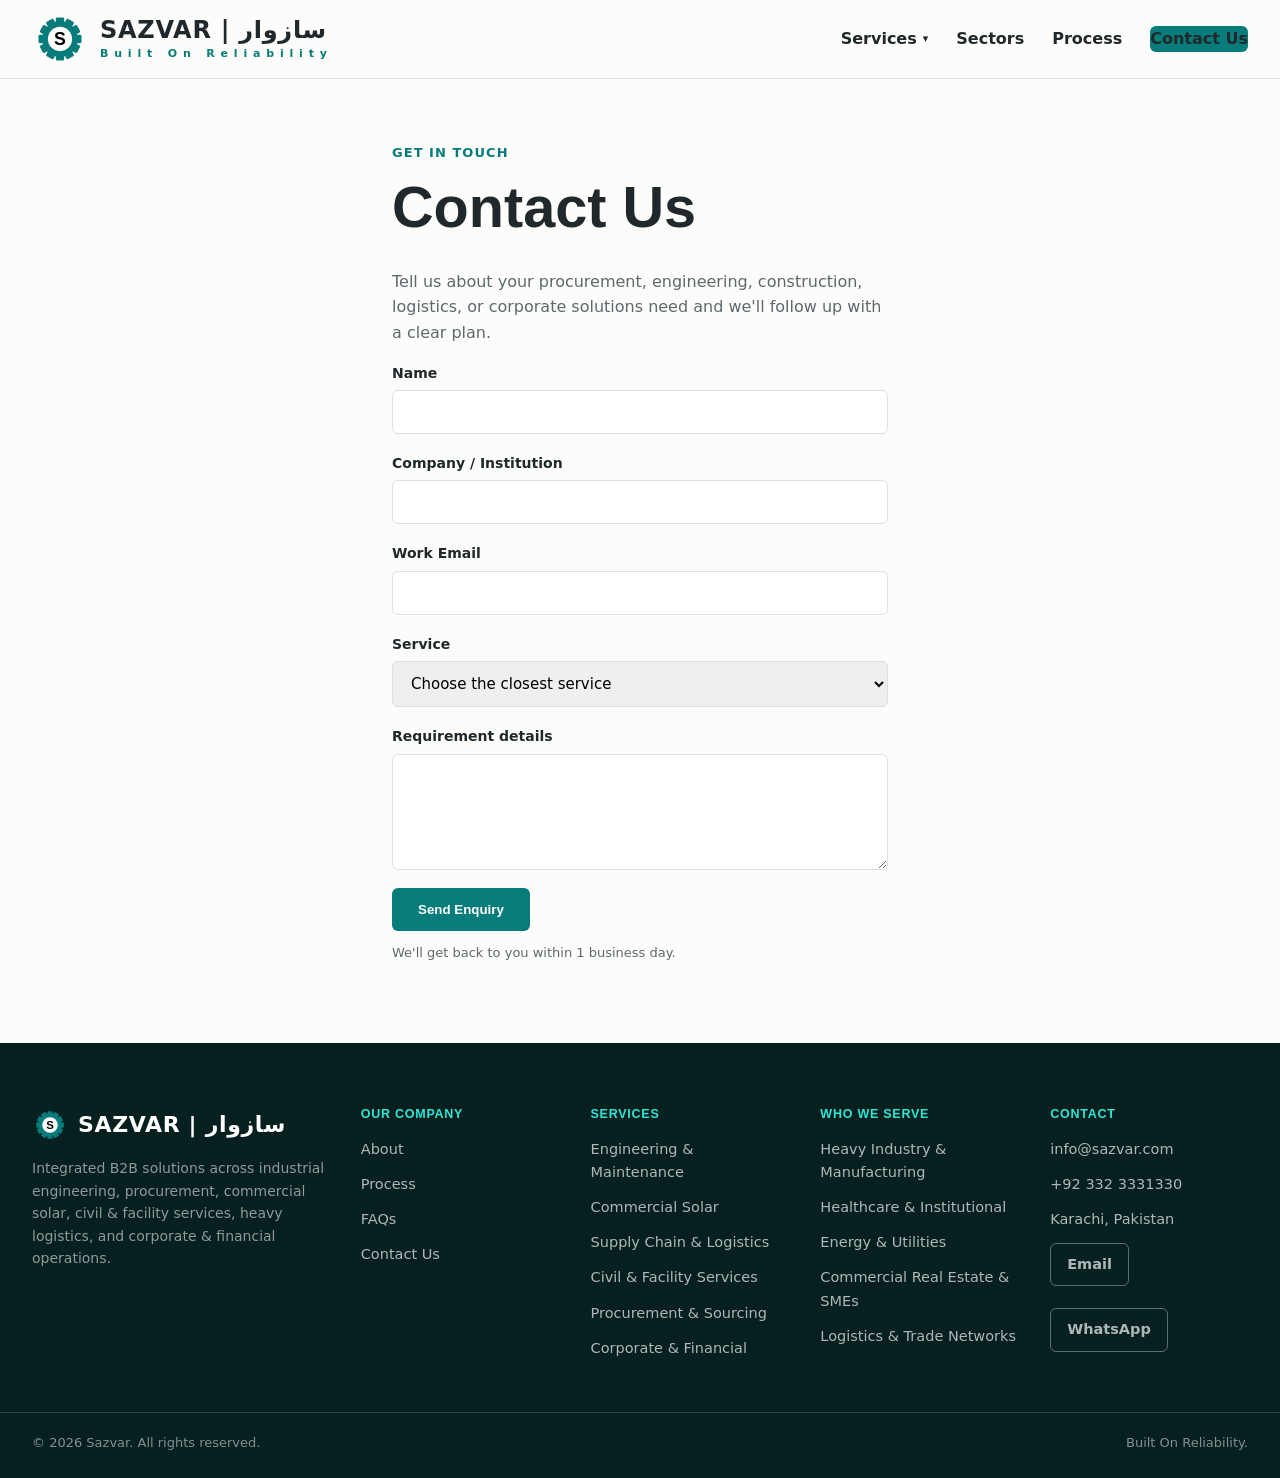
<file: contact.html>
<!doctype html>
<html lang="en">
<head>
<meta charset="UTF-8" />
<meta name="viewport" content="width=device-width, initial-scale=1.0" />
<title>Contact | Sazvar</title>
<meta name="description" content="Get in touch with Sazvar about a procurement, engineering, construction, logistics, solar, or corporate &amp; financial solutions requirement." />
<link rel="canonical" href="https://sazvar.com/contact.html" />
<meta property="og:type" content="website" />
<meta property="og:site_name" content="Sazvar" />
<meta property="og:title" content="Contact | Sazvar" />
<meta property="og:description" content="Get in touch with Sazvar about a procurement, engineering, construction, logistics, solar, or corporate &amp; financial solutions requirement." />
<meta property="og:url" content="https://sazvar.com/contact.html" />
<meta property="og:image" content="https://sazvar.com/assets/img/hero/site-inspection.jpg" />
<meta property="og:image:width" content="1200" />
<meta property="og:image:height" content="670" />
<meta name="twitter:card" content="summary_large_image" />
<link rel="icon" href="assets/img/sazvar-mark.svg" type="image/svg+xml" />
<link rel="stylesheet" href="assets/css/style.min.css?v=13" />
</head>
<body>

<header class="site-header">
  <div class="container header-inner">
    <a href="index.html" class="logo">
      <img src="assets/img/sazvar-mark.svg" width="42" height="42" alt="" />
      <span class="logo-text-container">
        <span class="logo-word company-name">SAZVAR | <bdi lang="ur" style="font-weight:600">سازوار</bdi></span>
        <span class="logo-slogan tagline">Built On Reliability</span>
      </span>
    </a>
    <button type="button" class="menu-toggle" id="menu-toggle" aria-expanded="false" aria-controls="primary-nav">
      Menu ☰
    </button>
    <nav id="primary-nav" class="primary-nav" aria-label="Main navigation">
      <div class="nav-dropdown">
        <button type="button" class="nav-dropdown-toggle" aria-expanded="false" aria-controls="services-dropdown">
          Services <span class="caret" aria-hidden="true">▾</span>
        </button>
        <div class="services-dropdown" id="services-dropdown">
          <a href="index.html#engineering-shutdown-maintenance" class="services-col">
            <img src="assets/img/services/engineering-shutdown-maintenance-thumb.jpg" alt="" class="services-col-thumb" loading="lazy" width="240" height="130" />
            <h4>Engineering, Shutdown &amp; Maintenance</h4>
            <ul>
              <li>Plant Shutdown &amp; Overhaul Services</li>
              <li>Boiler, Turbine &amp; Heavy Machinery Maintenance</li>
              <li>Plant Erection, Relocation &amp; Dismantling</li>
            </ul>
          </a>
          <a href="index.html#commercial-utility-scale-solar" class="services-col">
            <img src="assets/img/services/commercial-utility-scale-solar-thumb.jpg" alt="" class="services-col-thumb" loading="lazy" width="240" height="130" />
            <h4>Commercial &amp; Utility-Scale Solar</h4>
            <ul>
              <li>Industrial &amp; Corporate Solar Installations</li>
              <li>Renewable Energy Infrastructure</li>
              <li>Solar Engineering, Installation &amp; Maintenance</li>
            </ul>
          </a>
          <a href="index.html#supply-chain-heavy-logistics" class="services-col">
            <img src="assets/img/services/supply-chain-heavy-logistics-thumb.jpg" alt="" class="services-col-thumb" loading="lazy" width="240" height="130" />
            <h4>Supply Chain &amp; Heavy Logistics</h4>
            <ul>
              <li>Bulk Material Transportation</li>
              <li>Freight Management &amp; Fleet Solutions</li>
              <li>Industrial &amp; Commodity Logistics</li>
            </ul>
          </a>
          <a href="index.html#civil-infrastructure-facility-services" class="services-col">
            <img src="assets/img/services/civil-infrastructure-facility-services-thumb.jpg" alt="" class="services-col-thumb" loading="lazy" width="240" height="130" />
            <h4>Civil, Infrastructure &amp; Facility Services</h4>
            <ul>
              <li>Industrial Sheds &amp; Warehouses</li>
              <li>Institutional &amp; Campus Civil Work</li>
              <li>Commercial &amp; High-Rise Glass Cleaning</li>
              <li>Facility &amp; Building Maintenance Support</li>
            </ul>
          </a>
          <a href="index.html#procurement-sourcing-solutions" class="services-col">
            <img src="assets/img/services/procurement-sourcing-solutions-thumb.jpg" alt="" class="services-col-thumb" loading="lazy" width="240" height="130" />
            <h4>Procurement &amp; Sourcing Solutions</h4>
            <ul>
              <li>Industrial &amp; Engineering Procurement</li>
              <li>General &amp; Corporate Procurement</li>
              <li>Institutional &amp; Specialized Procurement</li>
            </ul>
          </a>
          <a href="index.html#corporate-financial-solutions" class="services-col">
            <img src="assets/img/services/corporate-financial-solutions-thumb.jpg" alt="" class="services-col-thumb" loading="lazy" width="240" height="130" />
            <h4>Corporate &amp; Financial Solutions</h4>
            <ul>
              <li>Financial Consultancy &amp; Analysis</li>
              <li>End-to-End Accounting Services</li>
              <li>ERP Implementation &amp; Solutions</li>
              <li>Tax &amp; Compliance Support</li>
              <li>Financial Reporting &amp; Business Analytics</li>
            </ul>
          </a>
        </div>
      </div>
      <a href="index.html#sectors">Sectors</a>
      <a href="index.html#process">Process</a>
      <a href="contact.html" class="btn">Contact Us</a>
    </nav>
  </div>
</header>

<main>
  <section class="section">
    <div class="container" style="max-width:560px">
      <span class="eyebrow">Get In Touch</span>
      <h1>Contact Us</h1>
      <p>Tell us about your procurement, engineering, construction, logistics, or corporate solutions need and we'll follow up with a clear plan.</p>

      <form id="contact-form">
        <!-- Honeypot: hidden from real visitors via CSS, so only bots that
             blindly fill every field will ever populate it. contact.php
             silently discards any submission where this isn't empty. -->
        <div class="form-field form-field-hp" aria-hidden="true">
          <label for="website">Website</label>
          <input id="website" name="website" type="text" tabindex="-1" autocomplete="off" />
        </div>
        <div class="form-field">
          <label for="name">Name</label>
          <input id="name" name="name" required minlength="2" maxlength="100" />
        </div>
        <div class="form-field">
          <label for="organization">Company / Institution</label>
          <input id="organization" name="organization" required maxlength="160" />
        </div>
        <div class="form-field">
          <label for="email">Work Email</label>
          <input id="email" name="email" type="email" required maxlength="254" />
        </div>
        <div class="form-field">
          <label for="service">Service</label>
          <select id="service" name="service" required>
            <option value="">Choose the closest service</option>
            <option>Engineering, Shutdown &amp; Maintenance</option>
            <option>Commercial &amp; Utility-Scale Solar</option>
            <option>Supply Chain &amp; Heavy Logistics</option>
            <option>Civil, Infrastructure &amp; Facility Services</option>
            <option>Procurement &amp; Sourcing Solutions</option>
            <option>Corporate &amp; Financial Solutions</option>
            <option>Other / Not sure</option>
          </select>
        </div>
        <div class="form-field">
          <label for="details">Requirement details</label>
          <textarea id="details" name="details" rows="5" required minlength="20" maxlength="5000"></textarea>
        </div>
        <button type="submit" class="btn" id="form-submit">Send Enquiry</button>
        <p class="form-note" id="form-status">We'll get back to you within 1 business day.</p>
      </form>
    </div>
  </section>
</main>

<footer class="site-footer">
  <div class="container footer-grid">
    <div class="footer-col footer-brand">
      <div class="footer-logo-row">
        <img src="assets/img/sazvar-mark.svg" width="36" height="36" alt="" />
        <span class="logo-word">SAZVAR | <bdi lang="ur" style="font-weight:600">سازوار</bdi></span>
      </div>
      <p>Integrated B2B solutions across industrial engineering, procurement, commercial solar, civil &amp; facility services, heavy logistics, and corporate &amp; financial operations.</p>
    </div>
    <div class="footer-col">
      <h4>Our Company</h4>
      <a href="about.html">About</a>
      <a href="index.html#process">Process</a>
      <a href="faq.html">FAQs</a>
      <a href="contact.html">Contact Us</a>
    </div>
    <div class="footer-col">
      <h4>Services</h4>
      <a href="index.html#engineering-shutdown-maintenance">Engineering &amp; Maintenance</a>
      <a href="index.html#commercial-utility-scale-solar">Commercial Solar</a>
      <a href="index.html#supply-chain-heavy-logistics">Supply Chain &amp; Logistics</a>
      <a href="index.html#civil-infrastructure-facility-services">Civil &amp; Facility Services</a>
      <a href="index.html#procurement-sourcing-solutions">Procurement &amp; Sourcing</a>
      <a href="index.html#corporate-financial-solutions">Corporate &amp; Financial</a>
    </div>
    <div class="footer-col">
      <h4>Who We Serve</h4>
      <a href="index.html#sectors">Heavy Industry &amp; Manufacturing</a>
      <a href="index.html#sectors">Healthcare &amp; Institutional</a>
      <a href="index.html#sectors">Energy &amp; Utilities</a>
      <a href="index.html#sectors">Commercial Real Estate &amp; SMEs</a>
      <a href="index.html#sectors">Logistics &amp; Trade Networks</a>
    </div>
    <div class="footer-col">
      <h4>Contact</h4>
      <!-- TODO: replace info@sazvar.com with a real, verified inbox if different -->
      <a href="mailto:info@sazvar.com">info@sazvar.com</a>
      <a href="tel:+923323331330">+92 332 3331330</a>
      <span class="footer-text">Karachi, Pakistan</span>
      <div class="footer-contact-buttons">
        <a href="mailto:info@sazvar.com" class="btn btn-ghost btn-sm">Email</a>
        <a href="https://wa.me/923323331330" target="_blank" rel="noopener" class="btn btn-ghost btn-sm">WhatsApp</a>
      </div>
    </div>
  </div>
  <div class="container footer-bottom">
    <span>&copy; <span id="year"></span> Sazvar. All rights reserved.</span>
    <span>Built On Reliability.</span>
  </div>
</footer>

<script src="assets/js/main.min.js?v=1"></script>
<script>document.getElementById('year').textContent = new Date().getFullYear();</script>
<script>
  // Stretch the tagline (letter-spacing) so it always spans exactly as wide as
  // the "SAZVAR | سازوار" wordmark above it, no matter what font the browser
  // actually renders.
  (function () {
    function matchTaglineWidth() {
      var word = document.querySelector(".logo-word");
      var slogan = document.querySelector(".logo-slogan");
      if (!word || !slogan) return;
      slogan.style.letterSpacing = "normal";
      var targetWidth = word.getBoundingClientRect().width;
      var naturalWidth = slogan.getBoundingClientRect().width;
      var text = slogan.textContent.trim();
      var gaps = text.length - 1;
      if (gaps <= 0 || targetWidth <= naturalWidth) return;
      var extraPerChar = (targetWidth - naturalWidth) / gaps;
      slogan.style.letterSpacing = extraPerChar + "px";
    }
    window.addEventListener("load", matchTaglineWidth);
    window.addEventListener("resize", matchTaglineWidth);
  })();
</script>
</body>
</html>
</file>
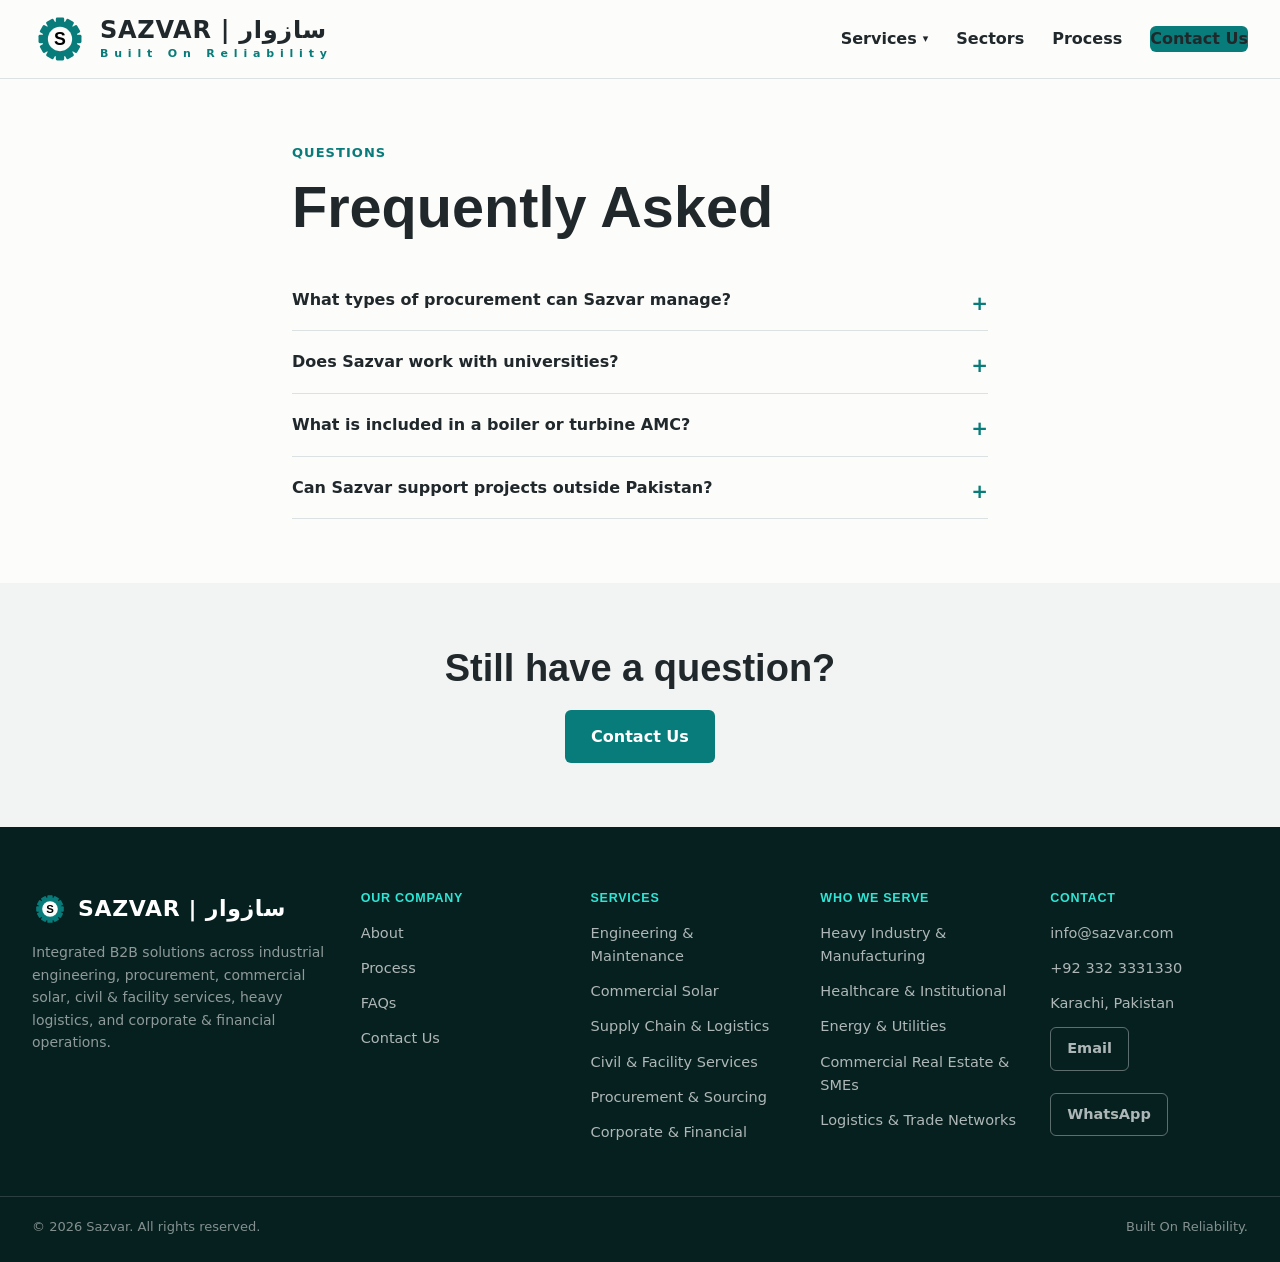
<file: faq.html>
<!doctype html>
<html lang="en">
<head>
<meta charset="UTF-8" />
<meta name="viewport" content="width=device-width, initial-scale=1.0" />
<title>FAQs | Sazvar</title>
<meta name="description" content="Answers to common questions about Sazvar's procurement, engineering, solar, logistics, and corporate & financial solutions." />
<link rel="canonical" href="https://sazvar.com/faq.html" />
<meta property="og:type" content="website" />
<meta property="og:site_name" content="Sazvar" />
<meta property="og:title" content="FAQs | Sazvar" />
<meta property="og:description" content="Answers to common questions about Sazvar's procurement, engineering, solar, logistics, and corporate & financial solutions." />
<meta property="og:url" content="https://sazvar.com/faq.html" />
<meta property="og:image" content="https://sazvar.com/assets/img/hero/site-inspection.jpg" />
<meta property="og:image:width" content="1200" />
<meta property="og:image:height" content="670" />
<meta name="twitter:card" content="summary_large_image" />
<link rel="icon" href="assets/img/sazvar-mark.svg" type="image/svg+xml" />
<link rel="stylesheet" href="assets/css/style.min.css?v=13" />
</head>
<body>

<header class="site-header">
  <div class="container header-inner">
    <a href="index.html" class="logo">
      <img src="assets/img/sazvar-mark.svg" width="42" height="42" alt="" />
      <span class="logo-text-container">
        <span class="logo-word company-name">SAZVAR | <bdi lang="ur" style="font-weight:600">سازوار</bdi></span>
        <span class="logo-slogan tagline">Built On Reliability</span>
      </span>
    </a>
    <button type="button" class="menu-toggle" id="menu-toggle" aria-expanded="false" aria-controls="primary-nav">
      Menu ☰
    </button>
    <nav id="primary-nav" class="primary-nav" aria-label="Main navigation">
      <div class="nav-dropdown">
        <button type="button" class="nav-dropdown-toggle" aria-expanded="false" aria-controls="services-dropdown">
          Services <span class="caret" aria-hidden="true">▾</span>
        </button>
        <div class="services-dropdown" id="services-dropdown">
          <a href="index.html#engineering-shutdown-maintenance" class="services-col">
            <img src="assets/img/services/engineering-shutdown-maintenance-thumb.jpg" alt="" class="services-col-thumb" loading="lazy" width="240" height="130" />
            <h4>Engineering, Shutdown &amp; Maintenance</h4>
            <ul>
              <li>Plant Shutdown &amp; Overhaul Services</li>
              <li>Boiler, Turbine &amp; Heavy Machinery Maintenance</li>
              <li>Plant Erection, Relocation &amp; Dismantling</li>
            </ul>
          </a>
          <a href="index.html#commercial-utility-scale-solar" class="services-col">
            <img src="assets/img/services/commercial-utility-scale-solar-thumb.jpg" alt="" class="services-col-thumb" loading="lazy" width="240" height="130" />
            <h4>Commercial &amp; Utility-Scale Solar</h4>
            <ul>
              <li>Industrial &amp; Corporate Solar Installations</li>
              <li>Renewable Energy Infrastructure</li>
              <li>Solar Engineering, Installation &amp; Maintenance</li>
            </ul>
          </a>
          <a href="index.html#supply-chain-heavy-logistics" class="services-col">
            <img src="assets/img/services/supply-chain-heavy-logistics-thumb.jpg" alt="" class="services-col-thumb" loading="lazy" width="240" height="130" />
            <h4>Supply Chain &amp; Heavy Logistics</h4>
            <ul>
              <li>Bulk Material Transportation</li>
              <li>Freight Management &amp; Fleet Solutions</li>
              <li>Industrial &amp; Commodity Logistics</li>
            </ul>
          </a>
          <a href="index.html#civil-infrastructure-facility-services" class="services-col">
            <img src="assets/img/services/civil-infrastructure-facility-services-thumb.jpg" alt="" class="services-col-thumb" loading="lazy" width="240" height="130" />
            <h4>Civil, Infrastructure &amp; Facility Services</h4>
            <ul>
              <li>Industrial Sheds &amp; Warehouses</li>
              <li>Institutional &amp; Campus Civil Work</li>
              <li>Commercial &amp; High-Rise Glass Cleaning</li>
              <li>Facility &amp; Building Maintenance Support</li>
            </ul>
          </a>
          <a href="index.html#procurement-sourcing-solutions" class="services-col">
            <img src="assets/img/services/procurement-sourcing-solutions-thumb.jpg" alt="" class="services-col-thumb" loading="lazy" width="240" height="130" />
            <h4>Procurement &amp; Sourcing Solutions</h4>
            <ul>
              <li>Industrial &amp; Engineering Procurement</li>
              <li>General &amp; Corporate Procurement</li>
              <li>Institutional &amp; Specialized Procurement</li>
            </ul>
          </a>
          <a href="index.html#corporate-financial-solutions" class="services-col">
            <img src="assets/img/services/corporate-financial-solutions-thumb.jpg" alt="" class="services-col-thumb" loading="lazy" width="240" height="130" />
            <h4>Corporate &amp; Financial Solutions</h4>
            <ul>
              <li>Financial Consultancy &amp; Analysis</li>
              <li>End-to-End Accounting Services</li>
              <li>ERP Implementation &amp; Solutions</li>
              <li>Tax &amp; Compliance Support</li>
              <li>Financial Reporting &amp; Business Analytics</li>
            </ul>
          </a>
        </div>
      </div>
      <a href="index.html#sectors">Sectors</a>
      <a href="index.html#process">Process</a>
      <a href="contact.html" class="btn">Contact Us</a>
    </nav>
  </div>
</header>

<main>
  <section class="section">
    <div class="container" style="max-width:760px">
      <span class="eyebrow">Questions</span>
      <h1>Frequently Asked</h1>

      <details class="faq-item">
        <summary>What types of procurement can Sazvar manage?</summary>
        <p>We support general, technical, engineering, operational, and institutional sourcing requirements. The scope is reviewed against your specifications, quantities, timing, and delivery location.</p>
      </details>
      <details class="faq-item">
        <summary>Does Sazvar work with universities?</summary>
        <p>Yes. Procurement, civil, and solar support is offered to universities and educational institutions as well as industrial clients and other suitable facilities.</p>
      </details>
      <details class="faq-item">
        <summary>What is included in a boiler or turbine AMC?</summary>
        <p>The scope is agreed around the specific equipment and operating needs — planned inspection and service coordination, scheduling, and maintenance records. Parts, specialist tasks, and response arrangements must be agreed separately.</p>
      </details>
      <details class="faq-item">
        <summary>Can Sazvar support projects outside Pakistan?</summary>
        <p>Sazvar is based in Pakistan and intends to grow into GCC markets, including the UAE, Saudi Arabia, and Qatar. Share the location and scope so feasibility can be assessed; we do not imply an established office or delivery presence in those markets.</p>
      </details>
    </div>
  </section>

  <section class="section section-alt" style="text-align:center">
    <div class="container">
      <h2>Still have a question?</h2>
      <a href="contact.html" class="btn">Contact Us</a>
    </div>
  </section>
</main>

<footer class="site-footer">
  <div class="container footer-grid">
    <div class="footer-col footer-brand">
      <div class="footer-logo-row">
        <img src="assets/img/sazvar-mark.svg" width="36" height="36" alt="" />
        <span class="logo-word">SAZVAR | <bdi lang="ur" style="font-weight:600">سازوار</bdi></span>
      </div>
      <p>Integrated B2B solutions across industrial engineering, procurement, commercial solar, civil &amp; facility services, heavy logistics, and corporate &amp; financial operations.</p>
    </div>
    <div class="footer-col">
      <h4>Our Company</h4>
      <a href="about.html">About</a>
      <a href="index.html#process">Process</a>
      <a href="faq.html">FAQs</a>
      <a href="contact.html">Contact Us</a>
    </div>
    <div class="footer-col">
      <h4>Services</h4>
      <a href="index.html#engineering-shutdown-maintenance">Engineering &amp; Maintenance</a>
      <a href="index.html#commercial-utility-scale-solar">Commercial Solar</a>
      <a href="index.html#supply-chain-heavy-logistics">Supply Chain &amp; Logistics</a>
      <a href="index.html#civil-infrastructure-facility-services">Civil &amp; Facility Services</a>
      <a href="index.html#procurement-sourcing-solutions">Procurement &amp; Sourcing</a>
      <a href="index.html#corporate-financial-solutions">Corporate &amp; Financial</a>
    </div>
    <div class="footer-col">
      <h4>Who We Serve</h4>
      <a href="index.html#sectors">Heavy Industry &amp; Manufacturing</a>
      <a href="index.html#sectors">Healthcare &amp; Institutional</a>
      <a href="index.html#sectors">Energy &amp; Utilities</a>
      <a href="index.html#sectors">Commercial Real Estate &amp; SMEs</a>
      <a href="index.html#sectors">Logistics &amp; Trade Networks</a>
    </div>
    <div class="footer-col">
      <h4>Contact</h4>
      <!-- TODO: replace info@sazvar.com with a real, verified inbox if different -->
      <a href="mailto:info@sazvar.com">info@sazvar.com</a>
      <a href="tel:+923323331330">+92 332 3331330</a>
      <span class="footer-text">Karachi, Pakistan</span>
      <div class="footer-contact-buttons">
        <a href="mailto:info@sazvar.com" class="btn btn-ghost btn-sm">Email</a>
        <a href="https://wa.me/923323331330" target="_blank" rel="noopener" class="btn btn-ghost btn-sm">WhatsApp</a>
      </div>
    </div>
  </div>
  <div class="container footer-bottom">
    <span>&copy; <span id="year"></span> Sazvar. All rights reserved.</span>
    <span>Built On Reliability.</span>
  </div>
</footer>

<script src="assets/js/main.min.js?v=1"></script>
<script>document.getElementById('year').textContent = new Date().getFullYear();</script>
<script>
  // Stretch the tagline (letter-spacing) so it always spans exactly as wide as
  // the "SAZVAR | سازوار" wordmark above it, no matter what font the browser
  // actually renders.
  (function () {
    function matchTaglineWidth() {
      var word = document.querySelector(".logo-word");
      var slogan = document.querySelector(".logo-slogan");
      if (!word || !slogan) return;
      slogan.style.letterSpacing = "normal";
      var targetWidth = word.getBoundingClientRect().width;
      var naturalWidth = slogan.getBoundingClientRect().width;
      var text = slogan.textContent.trim();
      var gaps = text.length - 1;
      if (gaps <= 0 || targetWidth <= naturalWidth) return;
      var extraPerChar = (targetWidth - naturalWidth) / gaps;
      slogan.style.letterSpacing = extraPerChar + "px";
    }
    window.addEventListener("load", matchTaglineWidth);
    window.addEventListener("resize", matchTaglineWidth);
  })();
</script>
</body>
</html>
</file>
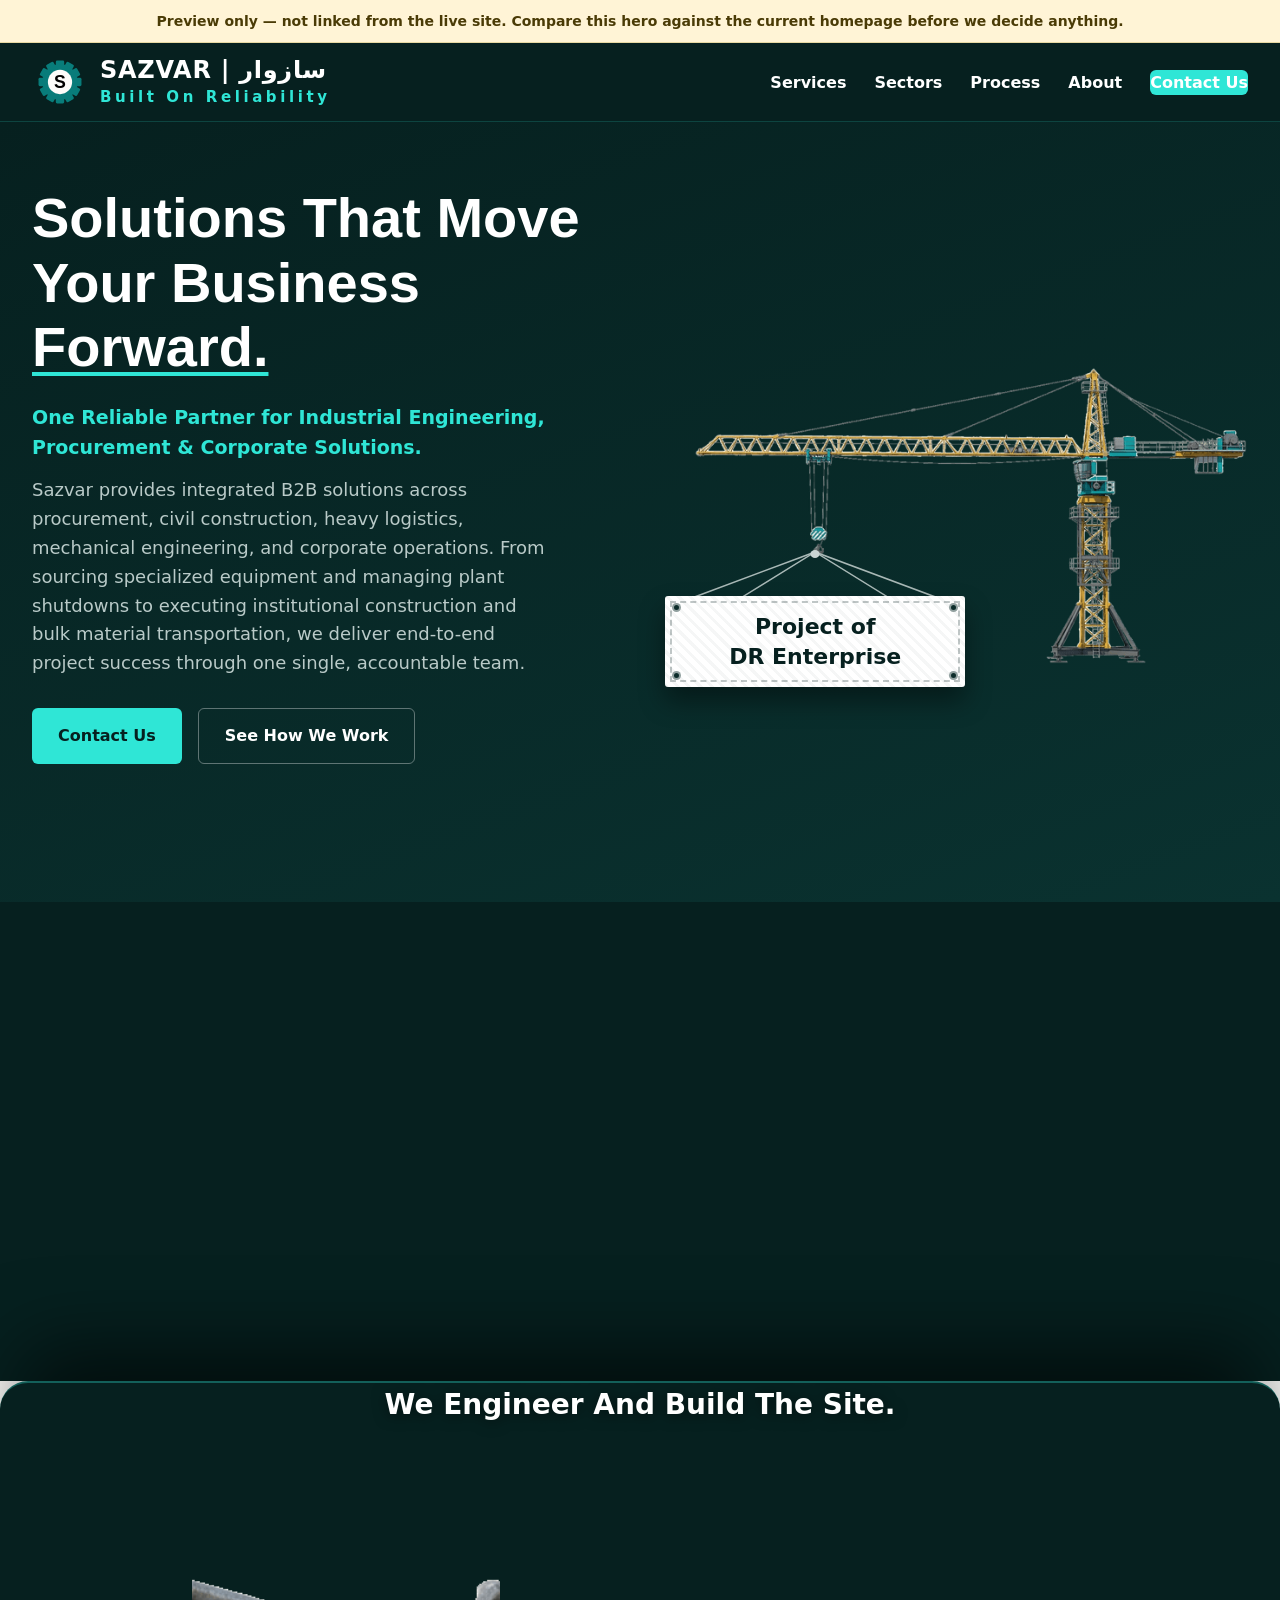
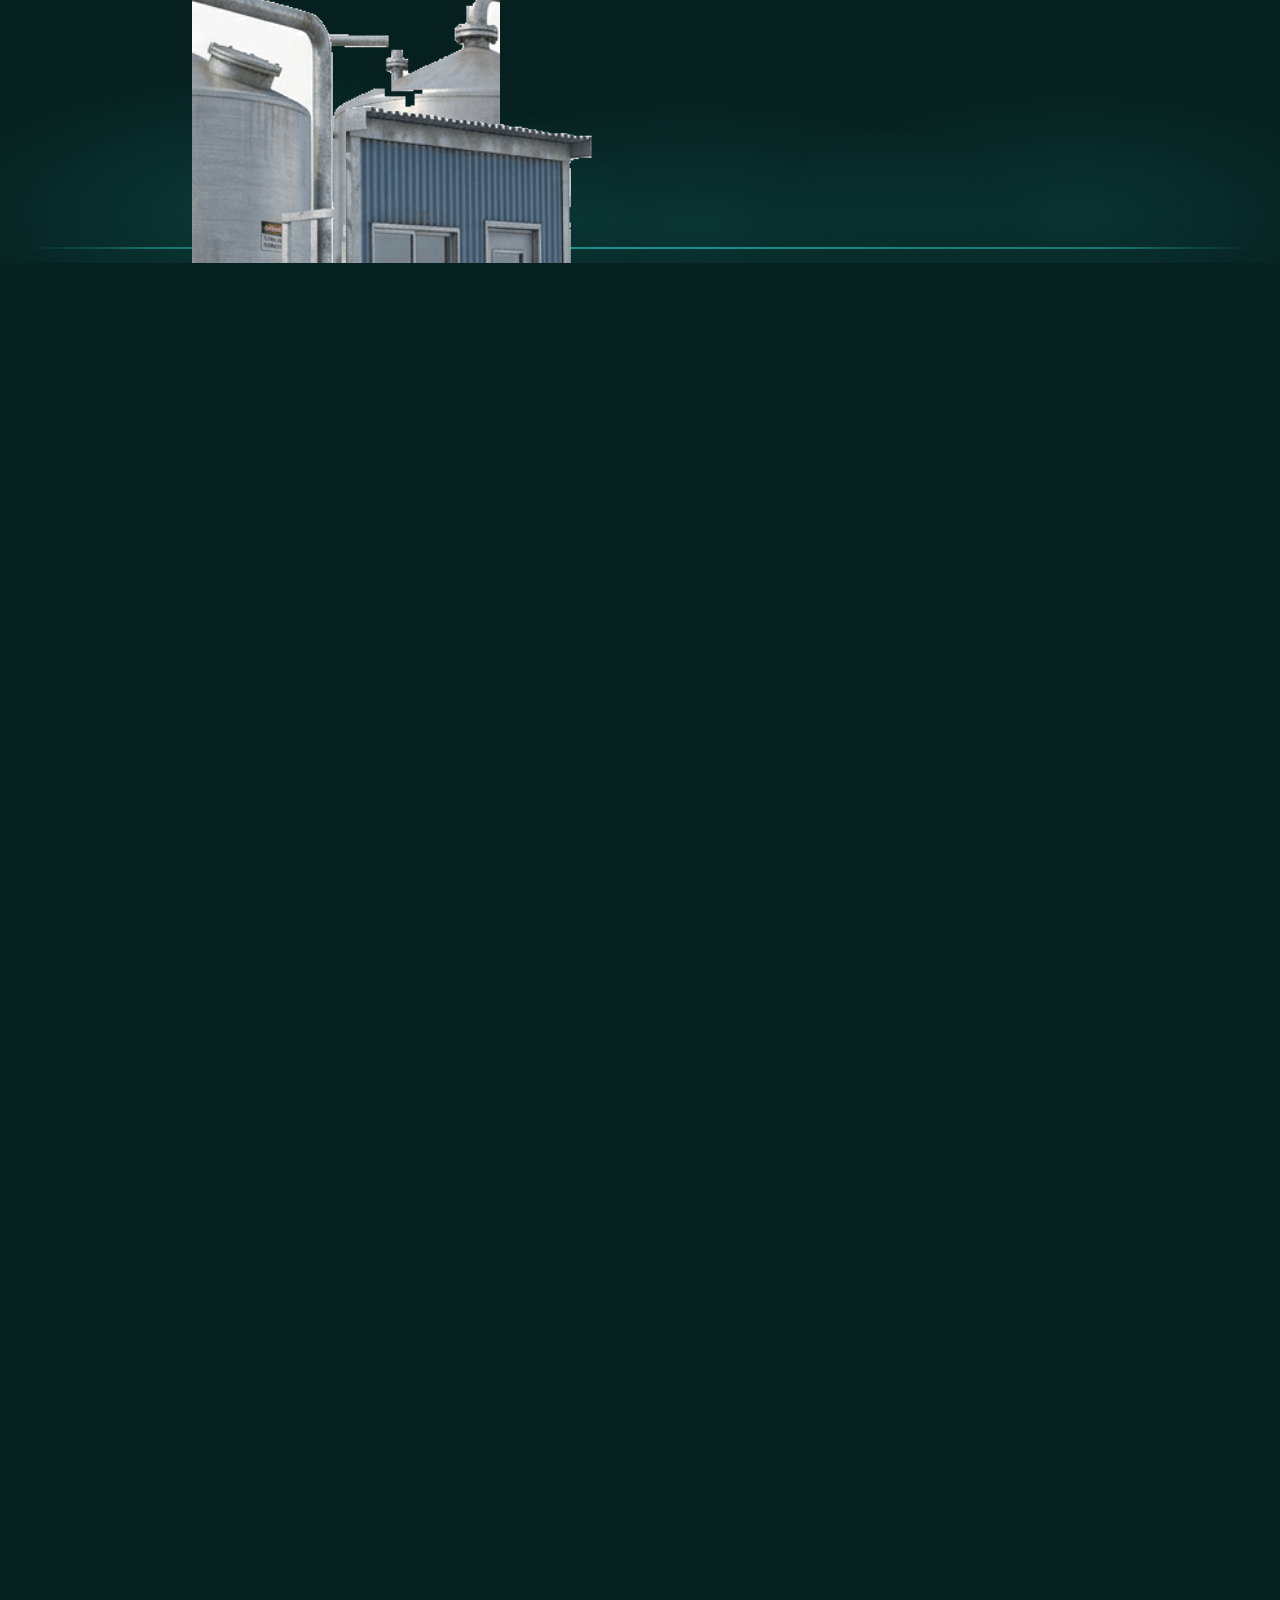
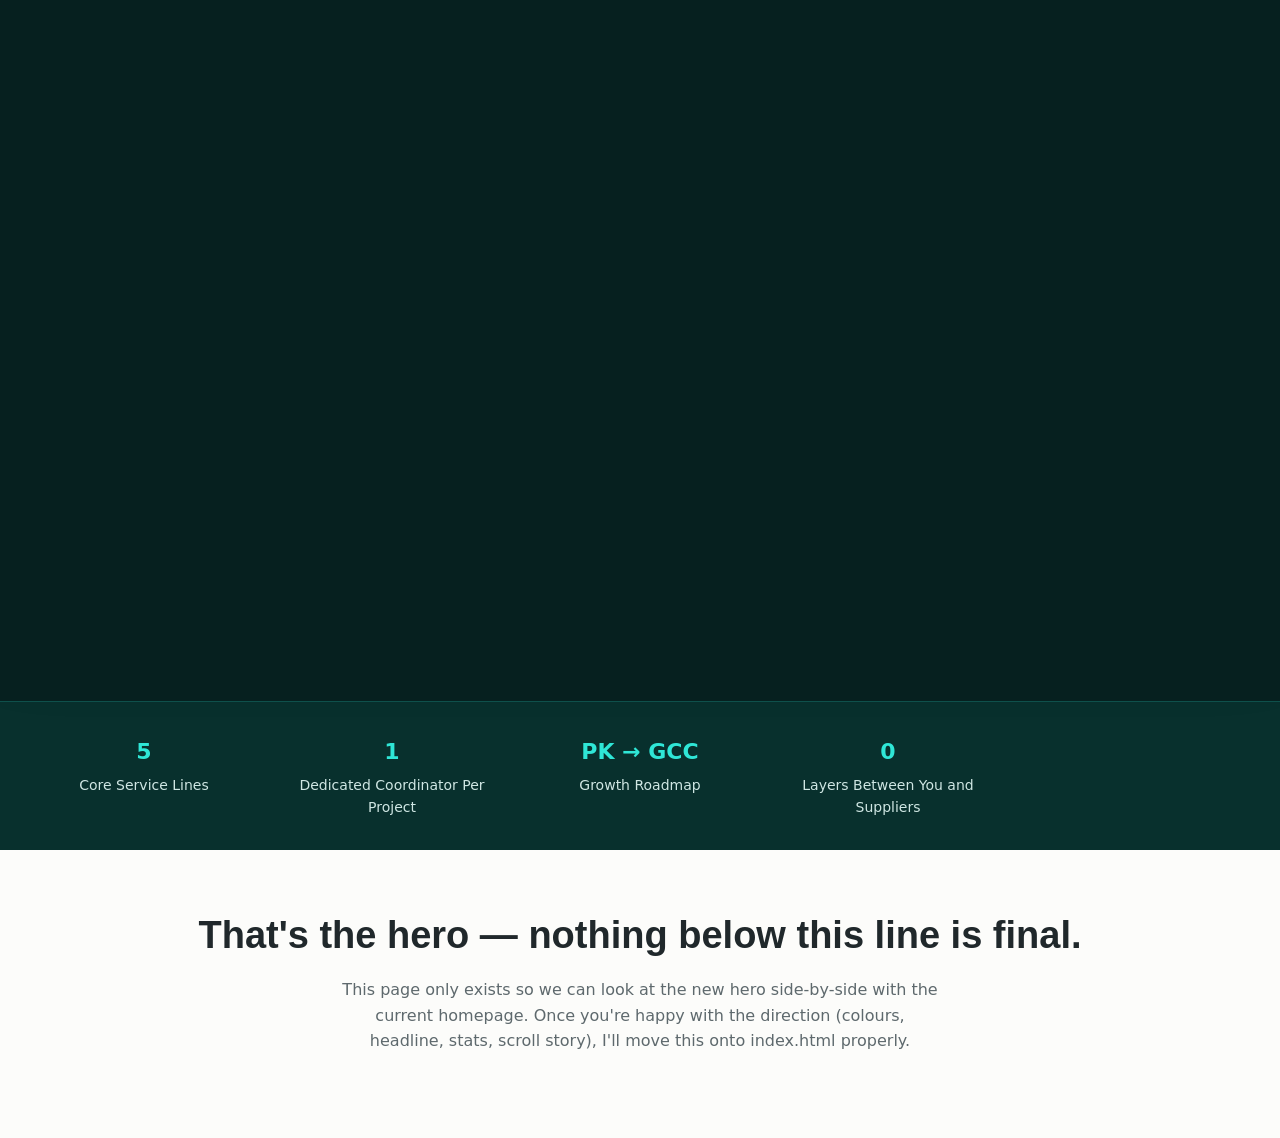
<file: hero-preview.html>
<!doctype html>
<html lang="en">
<head>
<meta charset="UTF-8" />
<meta name="viewport" content="width=device-width, initial-scale=1.0" />
<title>Hero Preview | Sazvar</title>
<meta name="description" content="Standalone preview of a new dark hero layout for Sazvar, inspired by the cemengg.com reference." />
<link rel="icon" href="assets/img/sazvar-mark.svg" type="image/svg+xml" />
<link rel="stylesheet" href="assets/css/style.min.css?v=13" />
<style>
  /* ============================================================
     PREVIEW-ONLY STYLES for this new dark hero concept.
     Nothing here touches style.css or index.html yet — this file
     is just for review. If approved, this block gets folded into
     style.css and the markup gets moved onto the real homepage.
     ============================================================ */

  :root {
    --hero-dark-1: #06201f;   /* near-black teal, top of gradient */
    --hero-dark-2: #0a3230;   /* deep teal, bottom of gradient */
    --accent: #2fe6d6;        /* bright teal/cyan accent — brand colour, not white, not red */
    --accent-deep: #14b8a9;
  }

  .preview-banner {
    background: #fff4d6;
    color: #4a3b06;
    text-align: center;
    font-size: 14px;
    font-weight: 600;
    padding: 10px 16px;
    border-bottom: 1px solid #e8d9a3;
  }

  .hero-stack-wrap {
    position: relative;
    /* JS sets this to hero's own height + the site-band's sticky panel height,
       so the hero stays pinned for exactly as long as the site-band's scene
       takes to slide up and fully cover it */
  }
  .hero-dark {
    background: linear-gradient(160deg, var(--hero-dark-1) 0%, var(--hero-dark-2) 100%);
    padding: 64px 0 56px;
    overflow: hidden;
  }
  /* Stack effect only above the tablet/desktop breakpoint (matches the nav's own
     min-width:860px) — on narrow screens the hero's single-column content runs
     taller than one viewport, so pinning it would hide content until it
     flashed by during release. Mobile just scrolls normally instead. */
  @media (min-width: 860px) {
    .hero-dark {
      position: sticky;
      top: 79px; /* pins just below the sticky site header while the next section stacks over it */
      z-index: 1;
    }
  }
  .hero-dark .container {
    display: grid;
    gap: 48px;
    transition: filter 1s ease, transform 1s ease, opacity 1s ease;
  }
  @media (min-width: 960px) {
    .hero-dark .container {
      grid-template-columns: 1.05fr 0.95fr;
      align-items: center;
    }
  }
  /* As the site-band scrolls into view and starts covering the pinned hero,
     the hero content recedes (dims + shrinks slightly) so the transition
     reads as one layer taking over the screen, not just extra scrolling */
  #hero-stack-wrap.stack-covering .hero-dark .container {
    filter: brightness(0.5) saturate(0.75);
    transform: scale(0.96);
    opacity: 0.75;
  }

  .badge-pill {
    display: inline-flex;
    align-items: center;
    gap: 8px;
    background: rgba(47, 230, 214, 0.12);
    border: 1px solid rgba(47, 230, 214, 0.35);
    color: var(--accent);
    font-weight: 700;
    font-size: 13px;
    letter-spacing: 0.03em;
    text-transform: uppercase;
    padding: 8px 16px;
    border-radius: 999px;
    margin-bottom: 22px;
  }
  .badge-pill::before {
    content: "";
    width: 7px;
    height: 7px;
    border-radius: 50%;
    background: var(--accent);
    display: inline-block;
  }

  .hero-dark h1 {
    color: #fff;
    font-size: clamp(34px, 4.6vw, 56px);
    margin-bottom: 22px;
  }
  .hero-dark h1 .accent-underline {
    text-decoration: underline;
    text-decoration-color: var(--accent);
    text-decoration-thickness: 4px;
    text-underline-offset: 6px;
  }
  .hero-dark .hero-slogan {
    color: var(--accent);
    font-size: 19px;
    margin-bottom: 14px;
  }
  .hero-dark p.lead {
    color: #b9cac8;
    font-size: 18px;
    max-width: 520px;
    margin-bottom: 30px;
  }

  .hero-dark .button-row {
    margin: 0 0 34px;
  }
  .hero-dark .btn-accent {
    background: var(--accent);
    color: #06201f;
    font-weight: 800;
  }
  .hero-dark .btn-accent:hover {
    background: var(--accent-deep);
  }
  .hero-dark .btn-ghost {
    background: transparent;
    color: #fff;
    border: 1.5px solid rgba(255, 255, 255, 0.35);
  }
  .hero-dark .btn-ghost:hover {
    border-color: #fff;
  }

  .hero-dark .hero-footnote {
    color: #8fa6a3;
  }
  .hero-dark .status-dot {
    background: var(--accent);
  }

  /* ---- Crane visual, moved here from the scroll story below so that story
     section can be one clean, uninterrupted "site build" sequence ---- */
  .hero-crane-visual {
    position: relative;
    transform: translateX(35%);
    opacity: 0;
    transition: transform 1.2s cubic-bezier(0.2, 0.7, 0.2, 1), opacity 0.9s ease-out;
  }
  .hero-crane-visual.in-view {
    transform: translateX(0);
    opacity: 1;
  }
  .hero-crane-visual .crane-img {
    width: 100%;
    display: block;
  }

  /* ---- Stats row (honest numbers — no invented track record) ---- */
  .stats-dark {
    background: #08302d;
    border-top: 1px solid rgba(47, 230, 214, 0.18);
  }
  .stats-dark .value-grid span {
    color: var(--accent);
  }
  .stats-dark .value-grid p {
    color: #cfe6e3;
  }

  /* This page's wordmark is wider (bilingual), so size the tagline up to match instead of stretching it */
  .site-header .logo-slogan {
    font-size: 15px;
  }

  .logo-text-container {
    display: flex;
    flex-direction: column;
    align-items: flex-start; /* Ensures everything aligns perfectly to the left edge */
  }

  .company-name {
    display: block;        /* Forces the span to act like a block element */
    margin: 0;
    padding: 0;
    /* Keep your existing font styles here */
  }

  .tagline {
    display: block;        /* Forces the tagline down directly underneath */
    margin-top: 4px;       /* Gives exact spacing below the company name */
    white-space: nowrap;   /* Prevents the tagline from wrapping into two lines */
    /* Keep your existing font styles here */
  }

  /* ---- "One site, everything happening" scroll story ----
     The plant assembles piece by piece, then a truck drives in with the next
     chapter, then a site office appears with the last — same camera, same
     scene the whole time. .site-band is made tall by JS so its inner sticky
     panel (.site-stage-sticky) holds still on screen while the user scrolls
     through the three chapters; the rounded top + shadow read as this band's
     leading edge lifting over and casting a shadow onto the hero still
     pinned beneath it during the initial cover. */
  .site-band {
    background: var(--hero-dark-1);
    border-top: 2px solid rgba(47, 230, 214, 0.32);
    border-radius: 28px 28px 0 0;
    box-shadow: 0 -55px 80px -24px rgba(0, 0, 0, 0.6);
    position: relative;
    z-index: 2;
  }
  .site-stage-sticky {
    overflow: hidden;
  }
  @media (min-width: 860px) {
    .site-stage-sticky {
      position: sticky;
      top: 79px;
    }
  }
  .site-stage {
    position: relative;
    height: 300px;
    padding: 40px 0 70px;
    /* Soft ambient glow under each rig so the space between them reads as a
       lit stage floor rather than empty background */
    background:
      radial-gradient(ellipse 46% 50% at 22% 90%, rgba(47, 230, 214, 0.14), transparent 62%),
      radial-gradient(ellipse 42% 46% at 54% 92%, rgba(47, 230, 214, 0.11), transparent 60%),
      radial-gradient(ellipse 40% 46% at 84% 90%, rgba(47, 230, 214, 0.1), transparent 60%);
  }
  @media (min-width: 720px) {
    .site-stage {
      height: 480px;
    }
  }
  /* A single "site floor" line ties every rig together as one scene instead
     of separate objects with dead space between them */
  .site-stage::after {
    content: "";
    position: absolute;
    left: 2%;
    right: 2%;
    bottom: 14px;
    height: 2px;
    background: linear-gradient(
      90deg,
      transparent 0%,
      rgba(47, 230, 214, 0.4) 12%,
      rgba(47, 230, 214, 0.55) 50%,
      rgba(47, 230, 214, 0.4) 88%,
      transparent 100%
    );
  }

  /* Chapter headline, crossfading between the three stages */
  .site-headline-stack {
    position: absolute;
    top: 4px;
    left: 4%;
    right: 4%;
    text-align: center;
    z-index: 4;
    /* Mobile shows the whole site already assembled (no pinned scrubbing
       through chapters), so all three headlines would otherwise stack and
       overlap illegibly — the assembled scene tells the story on its own */
    display: none;
  }
  @media (min-width: 860px) {
    .site-headline-stack {
      display: block;
    }
  }
  .site-headline {
    position: absolute;
    top: 0;
    left: 0;
    right: 0;
    margin: 0;
    color: #fff;
    font-weight: 800;
    font-size: clamp(19px, 3vw, 28px);
    line-height: 1.3;
    text-shadow: 0 2px 14px rgba(0, 0, 0, 0.5);
    opacity: 0;
    transform: translateY(10px);
    transition: opacity 0.6s ease, transform 0.6s ease;
  }
  .site-stage.stage-1 .site-headline.h1,
  .site-stage.stage-2 .site-headline.h2,
  .site-stage.stage-3 .site-headline.h3 {
    opacity: 1;
    transform: translateY(0);
  }

  /* Chapter 1 — the plant assembles piece by piece */
  .plant-rig {
    position: absolute;
    left: 3%;
    bottom: 0;
    width: 320px;
    max-width: 48vw;
    aspect-ratio: 1071 / 669;
    z-index: 2;
  }
  @media (min-width: 720px) {
    .plant-rig {
      width: 480px;
      max-width: 36vw;
    }
  }
  .plant-piece {
    position: absolute;
    display: block;
    width: auto;
    height: auto;
    opacity: 0;
    transition: transform 0.8s cubic-bezier(0.2, 0.7, 0.2, 1), opacity 0.6s ease-out;
  }
  .plant-piece-1 {
    left: 0.093%;
    top: 0.149%;
    width: 33.240%;
    height: 99.701%;
    transform: translate(-40px, 40px);
  }
  .plant-piece-2 {
    left: 33.333%;
    top: 0.299%;
    width: 33.333%;
    height: 99.552%;
    transform: translateY(-50px);
  }
  .plant-piece-3 {
    left: 66.667%;
    top: 43.946%;
    width: 33.240%;
    height: 50.075%;
    transform: translate(40px, 30px);
  }
  .plant-piece.in-view {
    opacity: 1;
    transform: translate(0, 0);
  }
  .plant-piece-1.in-view { transition-delay: 0.1s; }
  .plant-piece-2.in-view { transition-delay: 0.4s; }
  .plant-piece-3.in-view { transition-delay: 0.7s; }

  /* Chapter 2 — a delivery truck drives in along the site floor */
  .truck-rig {
    position: absolute;
    bottom: 6px;
    left: 46%;
    width: 190px;
    max-width: 30vw;
    aspect-ratio: 1232 / 516;
    z-index: 3;
    opacity: 0;
    transform: translateX(-260%);
    transition: transform 1.1s cubic-bezier(0.2, 0.7, 0.2, 1), opacity 0.5s ease-out;
  }
  @media (min-width: 720px) {
    .truck-rig {
      width: 260px;
      max-width: 21vw;
    }
  }
  .truck-rig img {
    width: 100%;
    display: block;
  }
  .site-stage.stage-2 .truck-rig,
  .site-stage.stage-3 .truck-rig {
    opacity: 1;
    transform: translateX(0);
  }

  /* Chapter 3 — a small site office with rooftop solar settles into place */
  .office-rig {
    position: absolute;
    bottom: 0;
    right: 4%;
    width: 150px;
    max-width: 26vw;
    aspect-ratio: 1005 / 694;
    z-index: 2;
    opacity: 0;
    transform: translateY(45px) scale(0.9);
    transition: transform 0.9s cubic-bezier(0.2, 0.7, 0.2, 1), opacity 0.6s ease-out;
  }
  @media (min-width: 720px) {
    .office-rig {
      width: 210px;
      max-width: 18vw;
    }
  }
  .office-rig img {
    width: 100%;
    display: block;
  }
  .site-stage.stage-3 .office-rig {
    opacity: 1;
    transform: translateY(0) scale(1);
  }
  .hook-banner {
    position: absolute;
    left: 22%;
    top: 62%;
    width: 260px;
    margin-left: -130px;
    transform-origin: 50% 4px;
    animation: bannerSwing 3.6s ease-in-out infinite;
  }
  @keyframes bannerSwing {
    0%, 100% { transform: rotate(-4deg); }
    50% { transform: rotate(4deg); }
  }
  .sling-lines {
    display: block;
    width: 100%;
    height: 50px;
    overflow: visible;
  }
  .sling-lines line {
    stroke: #a9b8b6;
    stroke-width: 1.5;
    stroke-linecap: round;
  }
  .sling-lines circle {
    fill: #c9d5d3;
  }
  .banner-flag {
    position: relative;
    margin-top: -6px;
    background: #ffffff;
    background-image: repeating-linear-gradient(
      45deg,
      rgba(6, 32, 31, 0.04) 0 3px,
      transparent 3px 8px
    );
    outline: 2px dashed rgba(6, 32, 31, 0.25);
    outline-offset: -7px;
    color: var(--hero-dark-1);
    font-weight: 800;
    font-size: 18px;
    line-height: 1.35;
    text-align: center;
    padding: 14px 16px;
    border-radius: 3px;
    box-shadow: 0 14px 26px rgba(0, 0, 0, 0.4);
  }
  .grommet {
    position: absolute;
    width: 9px;
    height: 9px;
    border-radius: 50%;
    background: #0c2c2a;
    border: 2px solid rgba(255, 255, 255, 0.55);
  }
  .grommet.tl { top: 7px; left: 7px; }
  .grommet.tr { top: 7px; right: 7px; }
  .grommet.bl { bottom: 7px; left: 7px; }
  .grommet.br { bottom: 7px; right: 7px; }
  @media (min-width: 720px) {
    .hook-banner {
      width: 300px;
      margin-left: -150px;
    }
    .banner-flag {
      font-size: 22px;
      padding: 16px 18px;
    }
  }

  /* ---- Mobile nav panel needs dark styling to match this page's dark header ---- */
  .site-header .primary-nav {
    background: var(--hero-dark-1);
    border-bottom: 1px solid rgba(47, 230, 214, 0.18);
  }
  .site-header .primary-nav a {
    color: #fff;
    border-bottom-color: rgba(255, 255, 255, 0.15);
  }
  @media (min-width: 860px) {
    .site-header .primary-nav {
      background: none;
      border-bottom: none;
    }
  }
</style>
</head>
<body>

<div class="preview-banner">
  Preview only — not linked from the live site. Compare this hero against the current homepage before we decide anything.
</div>

<header class="site-header" style="background:var(--hero-dark-1); border-bottom:1px solid rgba(47,230,214,0.18);">
  <div class="container header-inner">
    <a href="index.html" class="logo">
      <img src="assets/img/sazvar-mark.svg" width="42" height="42" alt="" />
      <span class="logo-text-container">
        <span class="logo-word company-name" style="color:#fff;white-space:nowrap">SAZVAR | <bdi lang="ur" style="font-weight:600">سازوار</bdi></span>
        <span class="logo-slogan tagline" style="color:var(--accent)">Built On Reliability</span>
      </span>
    </a>
    <button type="button" class="menu-toggle" id="menu-toggle" aria-expanded="false" aria-controls="primary-nav" style="color:#fff;border-color:rgba(255,255,255,0.3)">
      Menu ☰
    </button>
    <nav id="primary-nav" class="primary-nav" aria-label="Main navigation">
      <a href="index.html#services" style="color:#fff">Services</a>
      <a href="index.html#sectors" style="color:#fff">Sectors</a>
      <a href="index.html#process" style="color:#fff">Process</a>
      <a href="about.html" style="color:#fff">About</a>
      <a href="contact.html" class="btn btn-accent">Contact Us</a>
    </nav>
  </div>
</header>

<div class="hero-stack-wrap" id="hero-stack-wrap">
<section class="hero-dark">
  <div class="container">
    <div>
      <h1>Solutions That Move Your Business <span class="accent-underline">Forward.</span></h1>
      <p class="hero-slogan">One Reliable Partner for Industrial Engineering, Procurement &amp; Corporate Solutions.</p>
      <p class="lead">Sazvar provides integrated B2B solutions across procurement, civil construction, heavy logistics, mechanical engineering, and corporate operations. From sourcing specialized equipment and managing plant shutdowns to executing institutional construction and bulk material transportation, we deliver end-to-end project success through one single, accountable team.</p>
      <div class="button-row">
        <a href="contact.html" class="btn btn-accent">Contact Us</a>
        <a href="about.html" class="btn btn-ghost">See How We Work</a>
      </div>
    </div>

    <div class="hero-crane-visual" id="hero-crane-visual">
      <img src="assets/img/hero/crane.png" class="crane-img" alt="Construction crane, representing Sazvar's engineering and construction capability" />
      <div class="hook-banner">
        <svg class="sling-lines" viewBox="0 0 260 50" preserveAspectRatio="none">
          <line x1="130" y1="0" x2="14" y2="50" />
          <line x1="130" y1="0" x2="246" y2="50" />
          <line x1="130" y1="0" x2="60" y2="50" />
          <line x1="130" y1="0" x2="200" y2="50" />
          <circle cx="130" cy="2" r="4" />
        </svg>
        <div class="banner-flag">
          <span class="grommet tl"></span><span class="grommet tr"></span>
          Project of<br />DR Enterprise
          <span class="grommet bl"></span><span class="grommet br"></span>
        </div>
      </div>
    </div>
  </div>
</section>
</div>

<section class="site-band" id="site-band">
  <div class="site-stage-sticky" id="site-stage-sticky">
    <div class="container site-stage" id="site-stage">
      <div class="site-headline-stack">
        <p class="site-headline h1">We Engineer And Build The Site.</p>
        <p class="site-headline h2">We Source And Move Every Shipment.</p>
        <p class="site-headline h3">And Keep The Business Running.</p>
      </div>
      <div class="plant-rig" id="plant-rig">
        <img src="assets/img/hero/plant-piece-1.png" class="plant-piece plant-piece-1" id="plant-piece-1" alt="" />
        <img src="assets/img/hero/plant-piece-2.png" class="plant-piece plant-piece-2" id="plant-piece-2" alt="Small industrial plant assembling on site" />
        <img src="assets/img/hero/plant-piece-3.png" class="plant-piece plant-piece-3" id="plant-piece-3" alt="" />
      </div>
      <div class="truck-rig" id="truck-rig">
        <img src="assets/img/hero/delivery-truck.png?v=2" alt="Delivery truck arriving with materials and equipment" />
      </div>
      <div class="office-rig" id="office-rig">
        <img src="assets/img/hero/site-office.png" alt="Site office with rooftop solar panels" />
      </div>
    </div>
  </div>
</section>

<section class="value-strip stats-dark">
  <div class="container value-grid">
    <div><span>5</span><p>Core Service Lines</p></div>
    <div><span>1</span><p>Dedicated Coordinator Per Project</p></div>
    <div><span>PK → GCC</span><p>Growth Roadmap</p></div>
    <div><span>0</span><p>Layers Between You and Suppliers</p></div>
  </div>
</section>

<section class="section" style="text-align:center">
  <div class="container">
    <h2>That's the hero — nothing below this line is final.</h2>
    <p style="max-width:600px;margin:0 auto 20px">This page only exists so we can look at the new hero side-by-side with the current homepage. Once you're happy with the direction (colours, headline, stats, scroll story), I'll move this onto index.html properly.</p>
  </div>
</section>

<script src="assets/js/main.min.js?v=1"></script>
<script>
  // Stretch the tagline (letter-spacing) so it always spans exactly as wide as
  // the "SAZVAR | سازوار" wordmark above it, no matter what font the browser
  // actually renders (Windows/Segoe UI measures differently than this preview did).
  (function () {
    function matchTaglineWidth() {
      var word = document.querySelector(".logo-word");
      var slogan = document.querySelector(".logo-slogan");
      if (!word || !slogan) return;
      slogan.style.letterSpacing = "normal";
      var targetWidth = word.getBoundingClientRect().width;
      var naturalWidth = slogan.getBoundingClientRect().width;
      var text = slogan.textContent.trim();
      var gaps = text.length - 1;
      if (gaps <= 0 || targetWidth <= naturalWidth) return;
      var extraPerChar = (targetWidth - naturalWidth) / gaps;
      slogan.style.letterSpacing = extraPerChar + "px";
    }
    window.addEventListener("load", matchTaglineWidth);
    window.addEventListener("resize", matchTaglineWidth);
  })();

  // The crane arrives in the hero itself shortly after the page loads —
  // no need to wait for a scroll trigger since it's already on screen.
  (function () {
    function revealCrane() {
      var el = document.getElementById("hero-crane-visual");
      if (el) el.classList.add("in-view");
    }
    if (document.readyState === "complete") {
      setTimeout(revealCrane, 250);
    } else {
      window.addEventListener("load", function () {
        setTimeout(revealCrane, 250);
      });
    }
  })();

  // Dim + shrink the hero content while the site-band's scene is covering
  // it, so the transition reads as one layer taking over the screen. This
  // toggles both ways (not a one-shot add) so scrolling back up past the
  // trigger point restores the hero to full brightness instead of leaving
  // it permanently dimmed/hazy.
  (function () {
    var wrap = document.getElementById("hero-stack-wrap");
    var stickyPanel = document.getElementById("site-stage-sticky");
    if (!wrap || !stickyPanel) return;
    if (!("IntersectionObserver" in window)) return;
    var observer = new IntersectionObserver(
      function (entries) {
        entries.forEach(function (entry) {
          wrap.classList.toggle("stack-covering", entry.isIntersecting);
        });
      },
      { threshold: 0.15 }
    );
    observer.observe(stickyPanel);
  })();

  // Two nested sticky-stacks: (1) the hero stays pinned exactly long enough
  // for the site-band's sticky panel to rise up and fully cover it, then (2)
  // that panel itself stays pinned — camera never moves — for extra scroll
  // room while three chapters (plant, then truck, then office) reveal over it.
  (function () {
    function setStackHeight() {
      var wrap = document.getElementById("hero-stack-wrap");
      var hero = document.querySelector(".hero-dark");
      var band = document.getElementById("site-band");
      var stickyPanel = document.getElementById("site-stage-sticky");
      if (!wrap || !hero || !band || !stickyPanel) return;
      if (window.innerWidth < 860) {
        // mobile: no pinning at all, let everything size and scroll naturally
        wrap.style.height = "";
        band.style.height = "";
        return;
      }
      wrap.style.height = hero.offsetHeight + stickyPanel.offsetHeight + "px";
      // Extra scroll room for the truck (chapter 2) and office (chapter 3)
      // reveals to play out while the scene holds still on screen.
      band.style.height = stickyPanel.offsetHeight + window.innerHeight * 1.6 + "px";
    }
    window.addEventListener("load", setStackHeight);
    window.addEventListener("resize", setStackHeight);
  })();

  // The three chapters share one "current stage" state so their headlines
  // crossfade cleanly (only one of stage-1/2/3 is ever applied at once) —
  // chapter 1 (plant assembling) is a one-shot reveal triggered by scrolling
  // the scene into view; chapters 2 and 3 (truck, then office) are driven
  // continuously by how far the user has scrolled through the site-band's
  // pinned range, so scrolling back up reverts them too.
  (function () {
    var plantPieces = document.querySelectorAll(".plant-piece");
    var stage = document.getElementById("site-stage");
    var stickyPanel = document.getElementById("site-stage-sticky");
    var band = document.getElementById("site-band");
    if (!stage || !stickyPanel || !band) return;

    function setStage(n) {
      stage.classList.remove("stage-1", "stage-2", "stage-3");
      stage.classList.add("stage-" + n);
    }

    var assembled = false;
    function assemblePlant() {
      if (assembled) return;
      assembled = true;
      plantPieces.forEach(function (piece) {
        piece.classList.add("in-view");
      });
      // On mobile there's no pinned scroll-through for chapters 2 and 3 (no
      // room to scrub a pinned scene on a small screen), so just settle the
      // whole site into its finished state right away.
      if (window.innerWidth < 860) {
        setStage(1);
        stage.classList.add("stage-2", "stage-3");
      } else {
        // Sync to wherever the user actually is right now rather than
        // assuming stage 1 — a fast scroll can reach the sticky panel's 30%
        // visibility trigger and pass the chapter-2/3 thresholds together.
        updateProgress();
      }
    }

    if (!("IntersectionObserver" in window)) {
      assemblePlant();
    } else {
      var observer = new IntersectionObserver(
        function (entries) {
          entries.forEach(function (entry) {
            if (entry.isIntersecting) {
              assemblePlant();
              observer.disconnect();
            }
          });
        },
        { threshold: 0.3 }
      );
      observer.observe(stickyPanel);
    }

    var ticking = false;
    function updateProgress() {
      ticking = false;
      if (!assembled || window.innerWidth < 860) return;
      var scrollableRange = band.offsetHeight - stickyPanel.offsetHeight;
      if (scrollableRange <= 0) return;
      var rect = band.getBoundingClientRect();
      var stickyTopOffset = 79; // matches .site-stage-sticky's sticky "top"
      var progress = (stickyTopOffset - rect.top) / scrollableRange;
      progress = Math.max(0, Math.min(1, progress));
      setStage(progress > 0.65 ? 3 : progress > 0.3 ? 2 : 1);
    }
    function onScroll() {
      if (!ticking) {
        ticking = true;
        window.requestAnimationFrame(updateProgress);
      }
    }
    window.addEventListener("scroll", onScroll, { passive: true });
    window.addEventListener("resize", updateProgress);
    window.addEventListener("load", updateProgress);
  })();
</script>
</body>
</html>
</file>
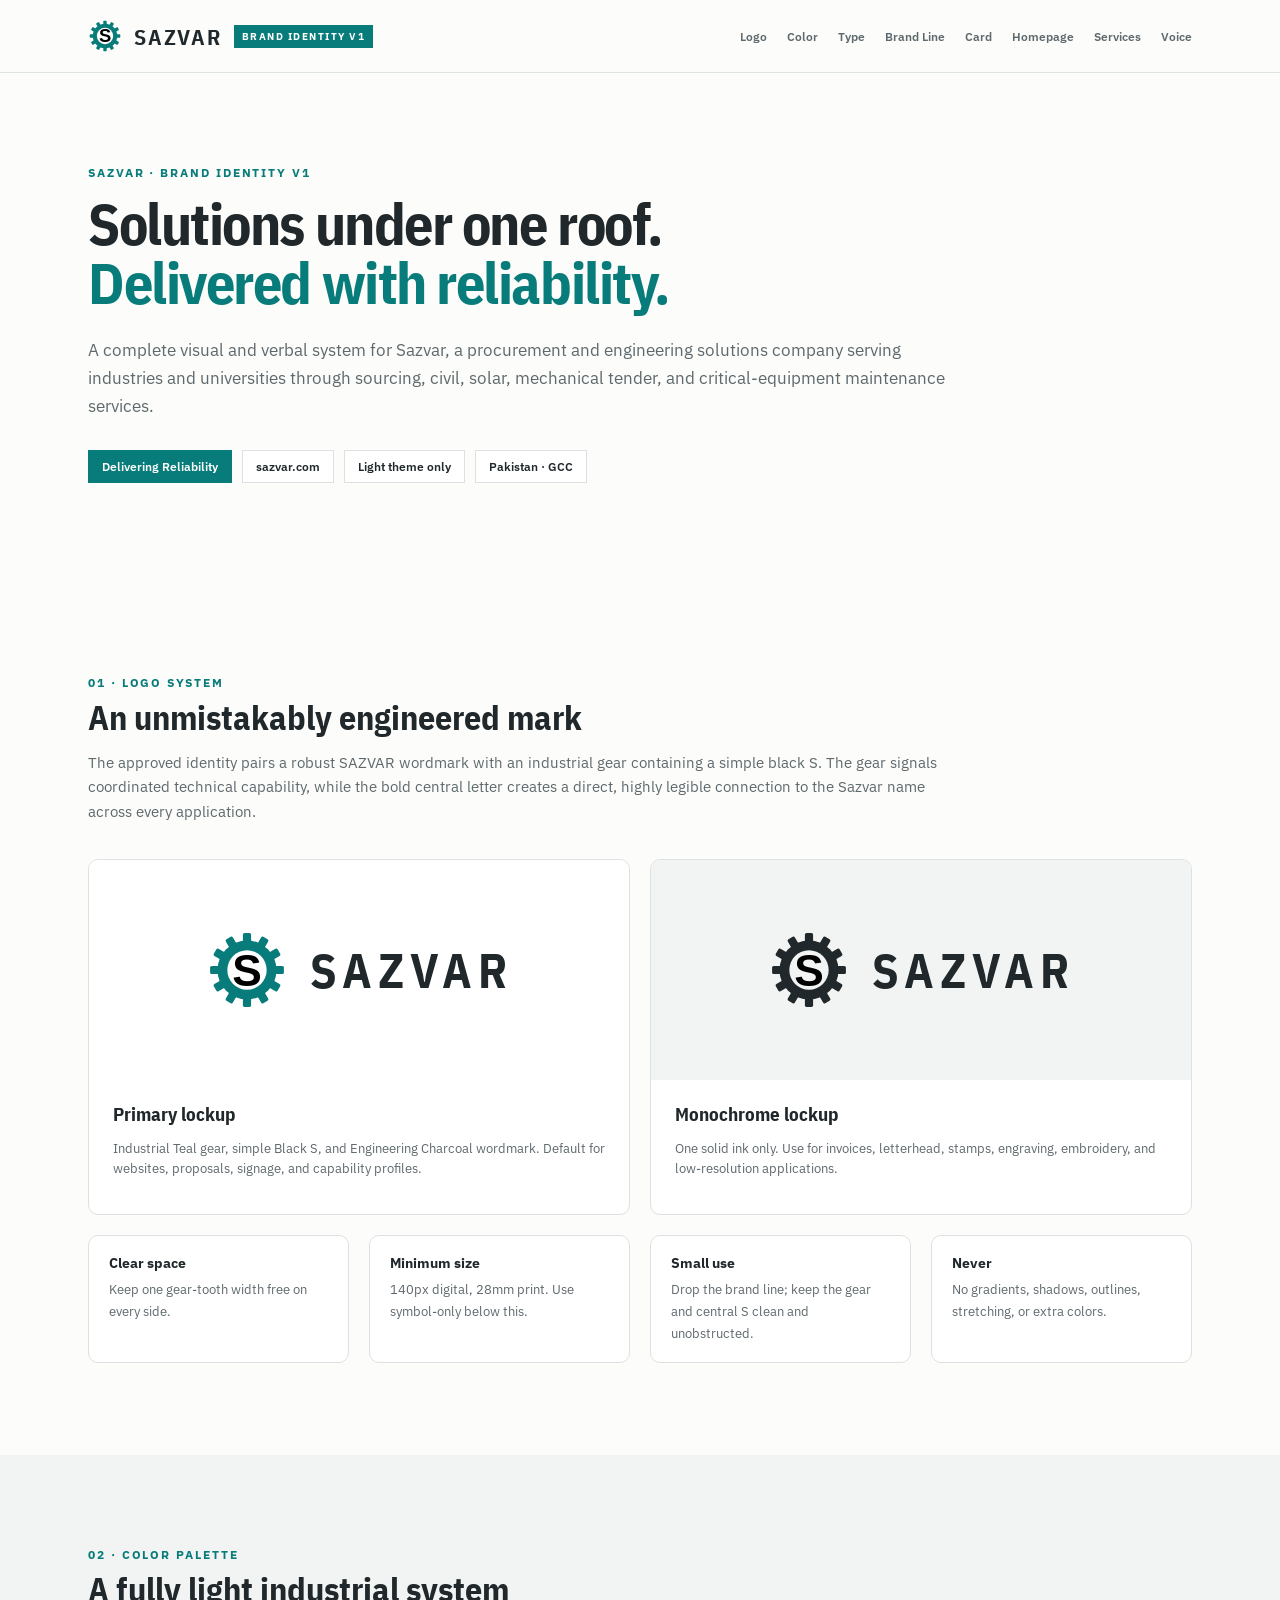
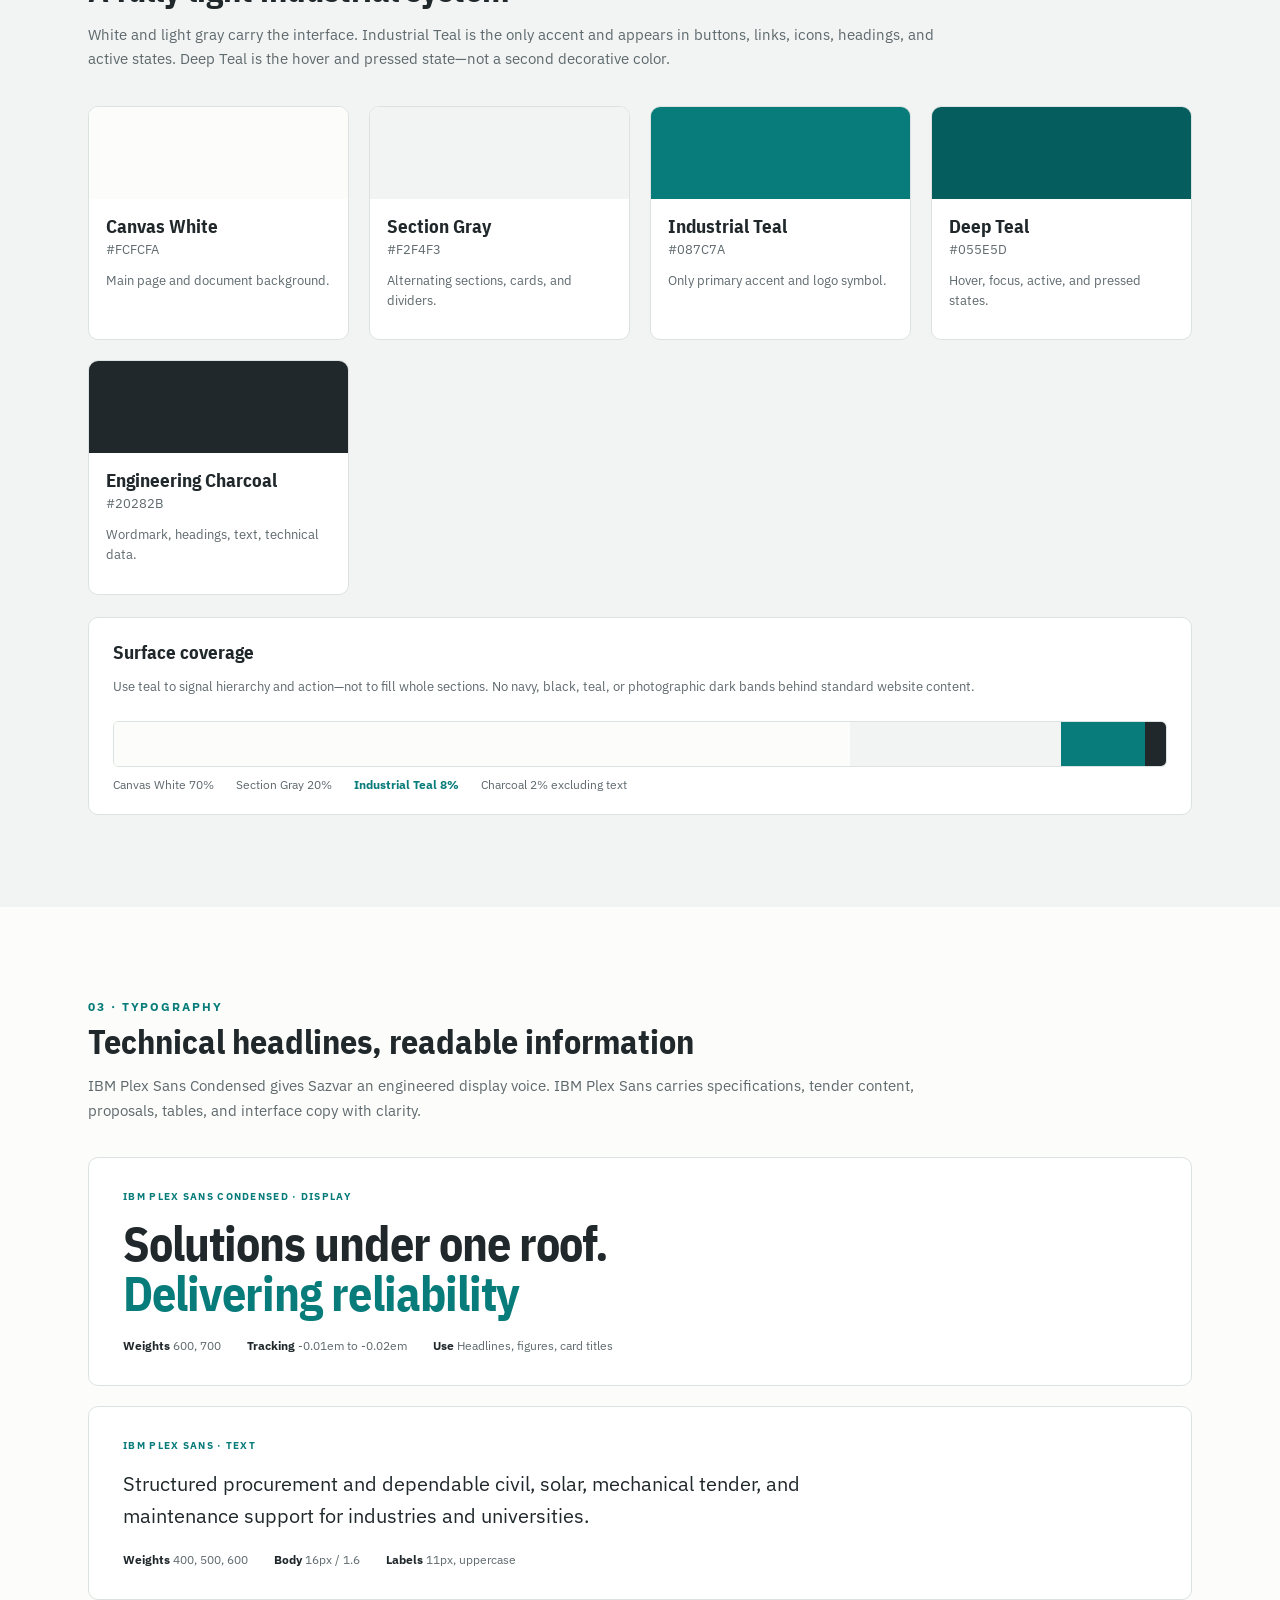
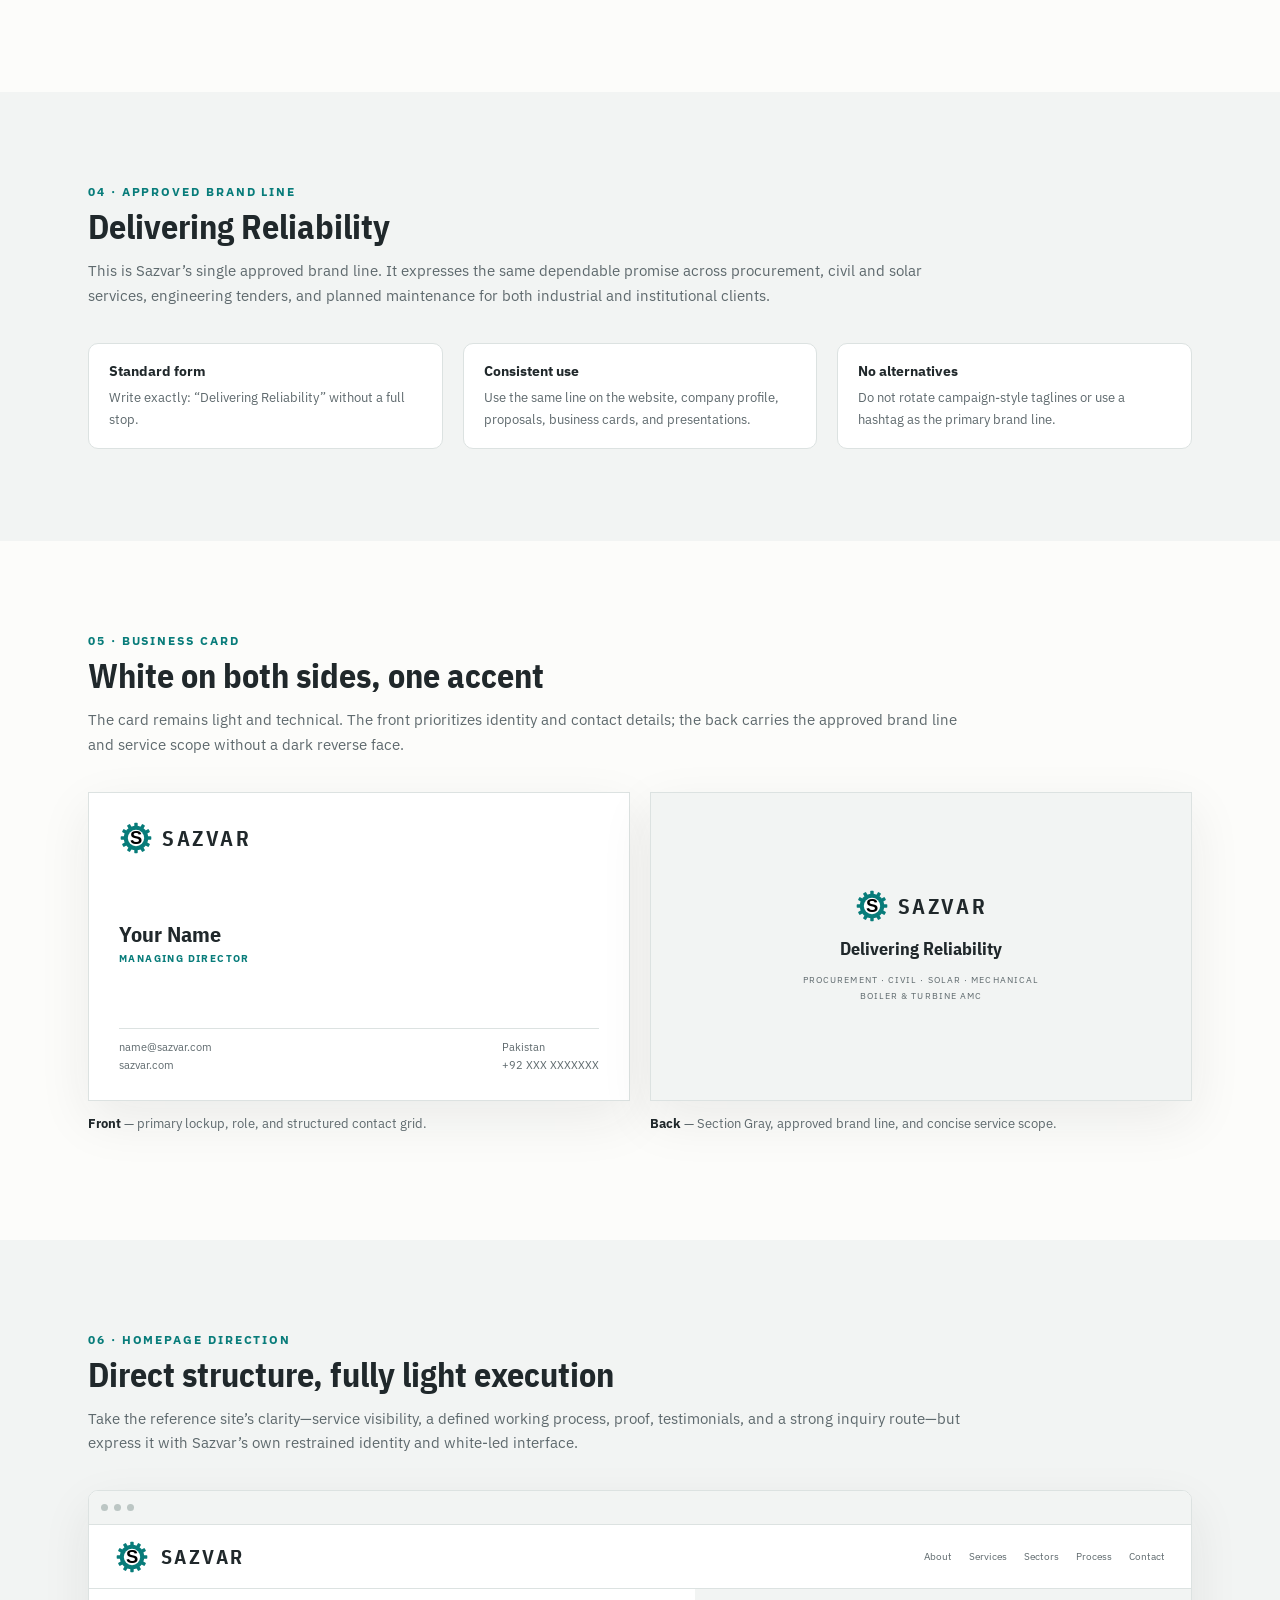
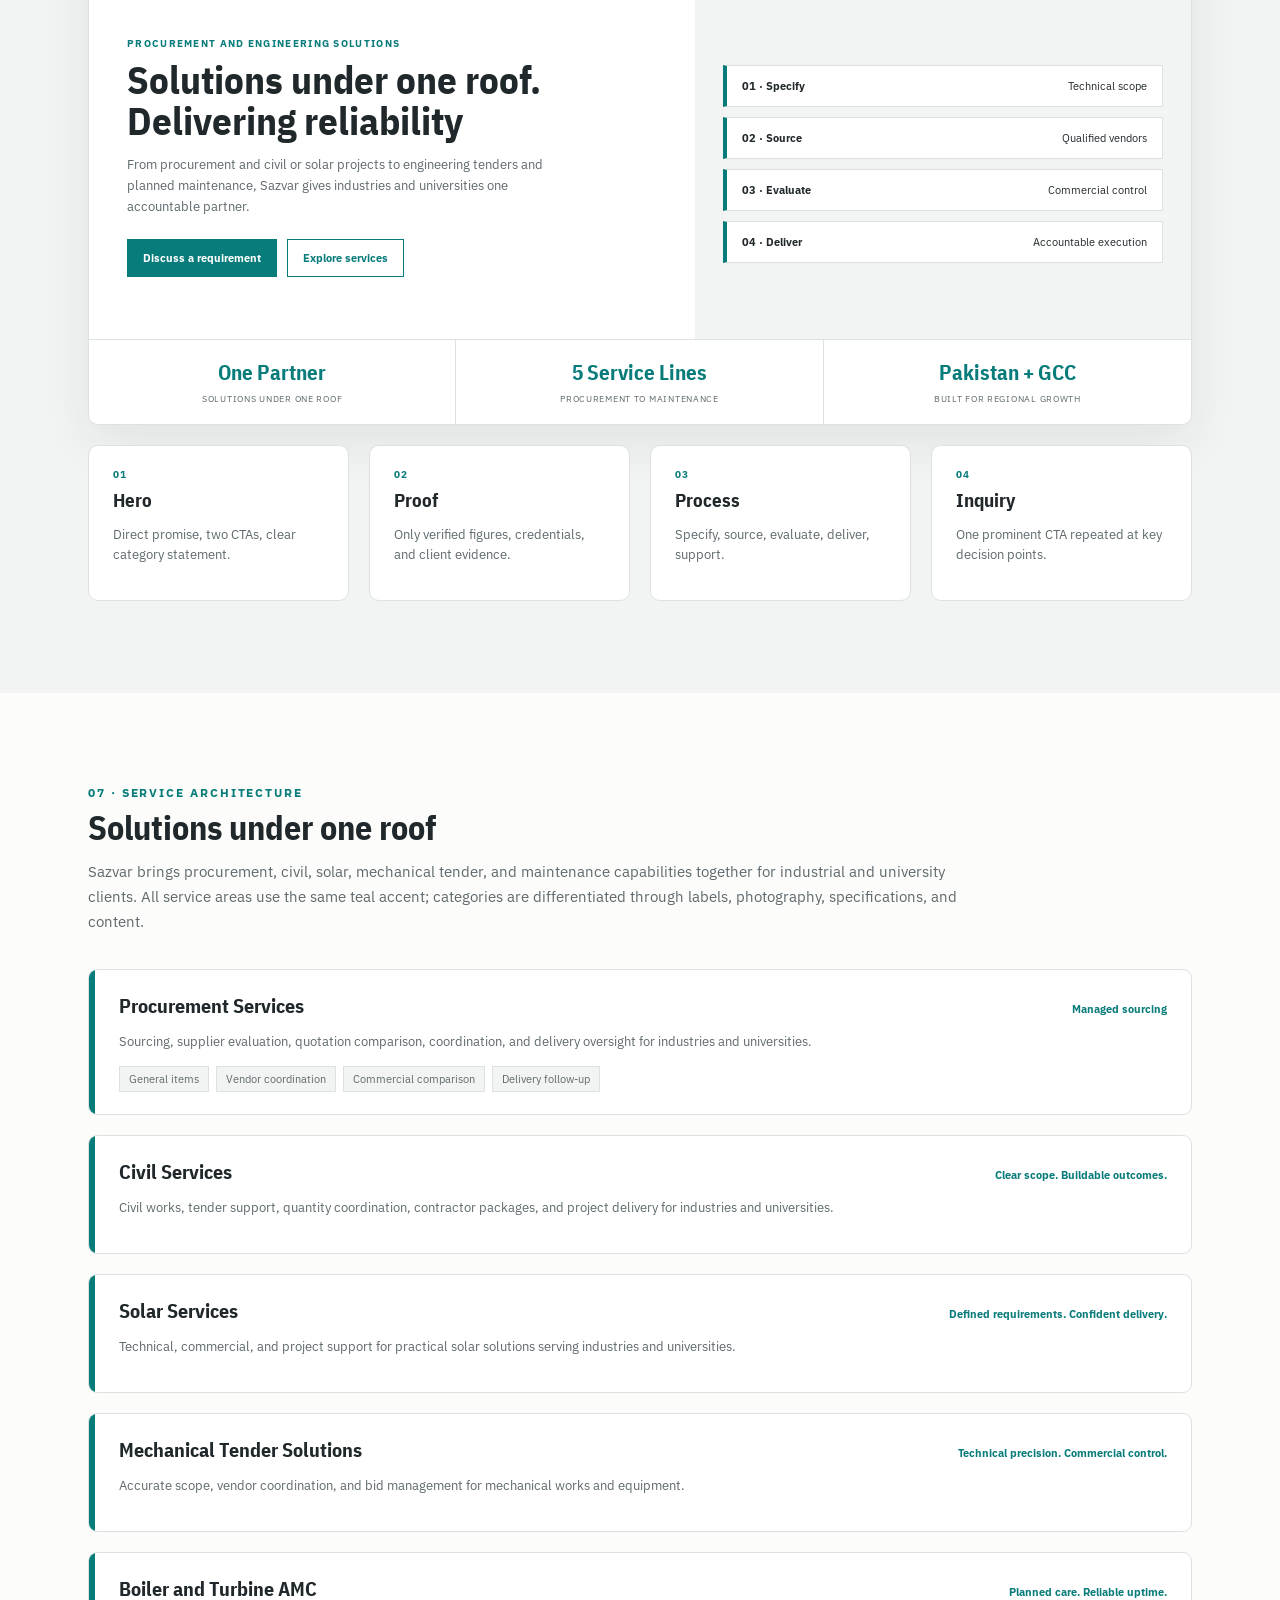
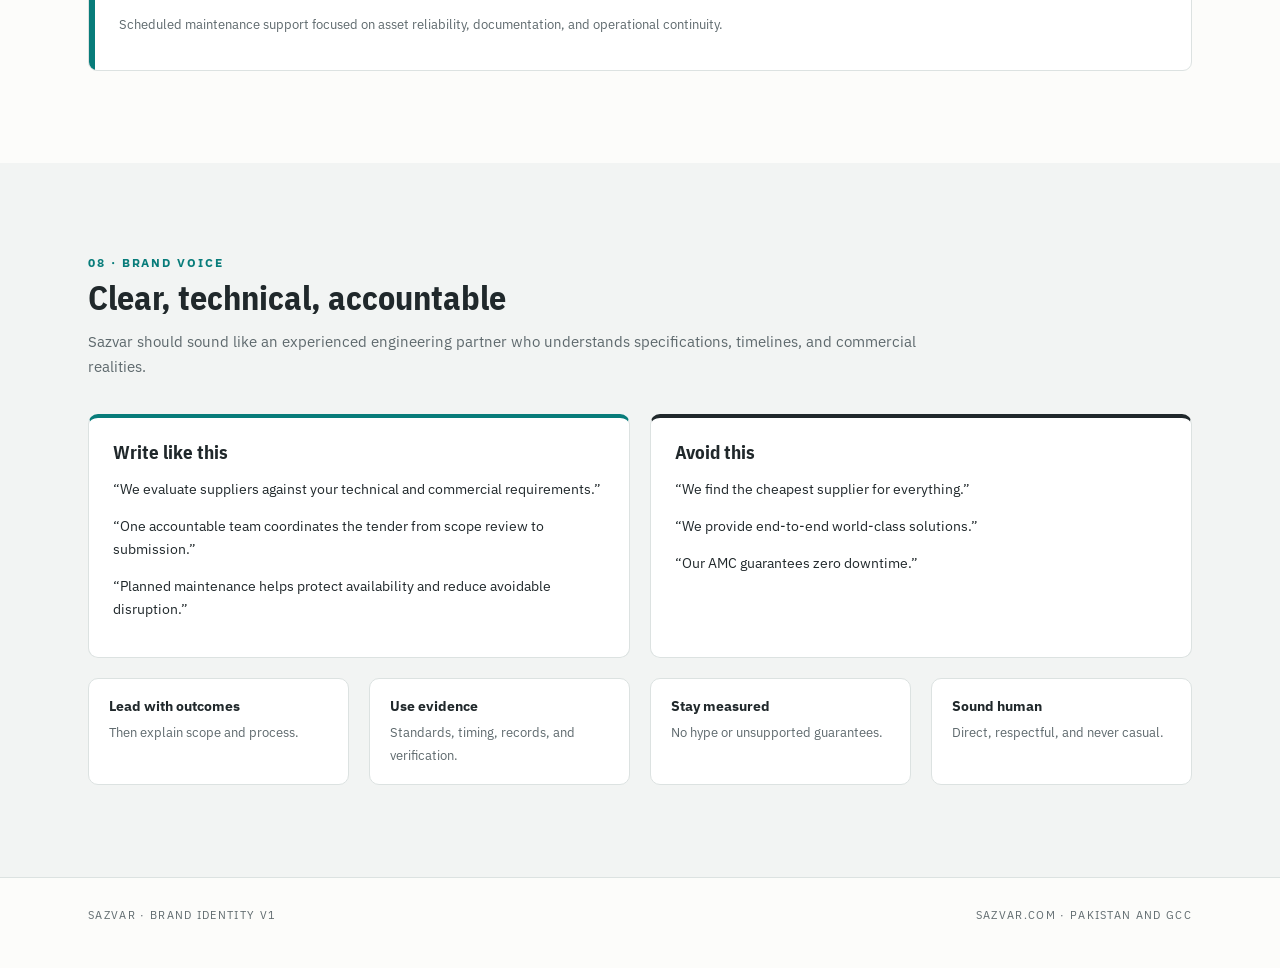
<file: Brand Identity/Sazvar Brand Identity V1.html>
<!DOCTYPE html>
<html lang="en">
<head>
<meta charset="utf-8">
<meta name="viewport" content="width=device-width, initial-scale=1">
<title>Sazvar Brand Identity V1</title>
<link rel="preconnect" href="https://fonts.googleapis.com">
<link rel="preconnect" href="https://fonts.gstatic.com" crossorigin>
<link href="https://fonts.googleapis.com/css2?family=IBM+Plex+Sans+Condensed:wght@600;700&family=IBM+Plex+Sans:wght@400;500;600;700&display=swap" rel="stylesheet">
<style>
:root{--paper:#fcfcfa;--surface:#f2f4f3;--teal:#087c7a;--teal-deep:#055e5d;--ink:#20282b;--slate:#5e696d;--line:#dce2e1;--white:#fff}
*{box-sizing:border-box}html{scroll-behavior:smooth}body{margin:0;background:var(--surface);color:var(--ink);font-family:'IBM Plex Sans',Arial,sans-serif}.shell{min-height:100vh}.wrap{max-width:1200px;margin:0 auto;padding-left:48px;padding-right:48px}.nav{position:sticky;top:0;z-index:20;background:rgba(252,252,250,.96);backdrop-filter:blur(10px);border-bottom:1px solid var(--line)}.navin{height:72px;display:flex;align-items:center;justify-content:space-between;gap:28px}.brand{display:flex;align-items:center;gap:12px}.mini-mark{width:34px;height:34px}.brand-word{font-family:'IBM Plex Sans Condensed';font-size:22px;font-weight:700;letter-spacing:.08em}.version{font-size:10px;letter-spacing:.15em;text-transform:uppercase;background:var(--teal);color:white;padding:5px 8px;font-weight:700}.links{display:flex;gap:20px;font-size:12px;font-weight:600}.links a{color:var(--slate);text-decoration:none}.links a:hover{color:var(--teal)}
.hero{padding:92px 0 100px;background:var(--paper)}.eyebrow,.section-no{font-size:12px;font-weight:700;letter-spacing:.16em;text-transform:uppercase;color:var(--teal)}h1,h2,h3{font-family:'IBM Plex Sans Condensed';margin:0}h1{font-size:58px;line-height:1.02;letter-spacing:-.025em;max-width:930px;margin-top:14px}h1 span{color:var(--teal)}.lede{font-size:17px;line-height:1.65;color:var(--slate);max-width:880px;margin:24px 0 0}.chips{display:flex;gap:10px;flex-wrap:wrap;margin-top:30px}.chip{font-size:12px;font-weight:600;padding:8px 13px;border:1px solid var(--line);background:white}.chip.primary{background:var(--teal);border-color:var(--teal);color:white}
.section{padding:92px 0;background:var(--paper)}.section.alt{background:var(--surface)}.anchor{scroll-margin-top:92px}.section h2{font-size:34px;line-height:1.12;margin-top:8px}.intro{font-size:15px;line-height:1.65;color:var(--slate);max-width:880px;margin:14px 0 34px}.grid{display:grid;gap:20px}.g2{grid-template-columns:repeat(2,minmax(0,1fr))}.g3{grid-template-columns:repeat(3,minmax(0,1fr))}.g4{grid-template-columns:repeat(4,minmax(0,1fr))}.card{background:white;border:1px solid var(--line);border-radius:10px;overflow:hidden}.pad{padding:22px 24px}.card h3{font-size:19px}.muted{font-size:13px;line-height:1.55;color:var(--slate)}.label{font-size:10px;font-weight:700;letter-spacing:.13em;text-transform:uppercase;color:var(--teal)}
.logo-stage{height:220px;display:grid;place-items:center;background:white}.logo-stage.tint{background:var(--surface)}.logo-lockup{display:flex;align-items:center;gap:22px}.symbol{width:82px;height:82px}.wordmark{font-family:'IBM Plex Sans Condensed';font-weight:700;font-size:48px;letter-spacing:.12em}.mono .wordmark{color:var(--ink)}.rule-grid{margin-top:20px}.rule{padding:18px 20px}.rule strong{display:block;font-size:14px;margin-bottom:6px}
.swatch{height:92px}.swatch-card .pad{padding:15px 17px}.hex{font-variant-numeric:tabular-nums;font-size:13px;color:var(--slate);margin-top:3px}.usage{display:flex;height:46px;margin-top:24px;border:1px solid var(--line);overflow:hidden;border-radius:6px}.usage div:nth-child(1){flex:70;background:#fcfcfa}.usage div:nth-child(2){flex:20;background:#f2f4f3}.usage div:nth-child(3){flex:8;background:#087c7a}.usage div:nth-child(4){flex:2;background:#20282b}.usage-labels{display:flex;gap:22px;flex-wrap:wrap;font-size:12px;color:var(--slate);margin-top:10px}
.type-sample{padding:32px 34px}.display-sample{font-family:'IBM Plex Sans Condensed';font-weight:700;font-size:48px;line-height:1.03;letter-spacing:-.02em}.display-sample span{color:var(--teal)}.body-sample{font-size:20px;line-height:1.6;max-width:760px}.specs{display:flex;gap:26px;flex-wrap:wrap;margin-top:20px;font-size:12px;color:var(--slate)}.specs b{color:var(--ink)}
.tag{display:grid;grid-template-columns:72px 1.2fr 1fr;gap:18px;align-items:center;padding:18px 20px;border-bottom:1px solid var(--line)}.tag:last-child{border:0}.rank{font-size:10px;font-weight:700;letter-spacing:.12em;text-transform:uppercase;color:var(--teal)}.tagline{font-family:'IBM Plex Sans Condensed';font-size:21px;font-weight:700}.why{font-size:13px;color:var(--slate);line-height:1.5}
.biz{aspect-ratio:1.75;padding:28px 30px;display:flex;flex-direction:column;justify-content:space-between;background:white;border:1px solid var(--line);box-shadow:0 18px 50px rgba(32,40,43,.08)}.biz .logo-lockup{gap:9px}.biz .symbol{width:34px;height:34px}.biz .wordmark{font-size:21px}.person{font-family:'IBM Plex Sans Condensed';font-size:22px;font-weight:700}.role{font-size:10px;color:var(--teal);text-transform:uppercase;letter-spacing:.14em;font-weight:700;margin-top:4px}.contact-grid{border-top:1px solid var(--line);padding-top:11px;display:grid;grid-template-columns:1fr auto;gap:4px 18px;font-size:10.5px;color:var(--slate)}.biz.back{align-items:center;justify-content:center;text-align:center;background:var(--surface)}.biz.back .tagline{font-size:18px;margin-top:14px}.biz.back .services-mini{font-size:9px;letter-spacing:.12em;text-transform:uppercase;color:var(--slate);line-height:1.8;margin-top:12px}
.browser{background:white;border:1px solid var(--line);border-radius:10px;overflow:hidden;box-shadow:0 18px 50px rgba(32,40,43,.08)}.browserbar{height:34px;background:var(--surface);border-bottom:1px solid var(--line);display:flex;align-items:center;gap:6px;padding:0 12px}.dot{width:7px;height:7px;border-radius:50%;background:#bcc6c4}.sitehead{height:64px;display:flex;align-items:center;justify-content:space-between;padding:0 26px;border-bottom:1px solid var(--line)}.sitehead .wordmark{font-size:20px}.sitenav{display:flex;gap:17px;font-size:10px;color:var(--slate)}.sitehero{display:grid;grid-template-columns:1.1fr .9fr;min-height:350px}.hero-copy{padding:48px 38px}.hero-copy h3{font-size:39px;line-height:1.05}.hero-copy p{font-size:13px;line-height:1.6;color:var(--slate);max-width:440px}.btns{display:flex;gap:10px;margin-top:22px}.btn{font-size:11px;font-weight:700;padding:11px 15px;border:1px solid var(--teal)}.btn.primary{background:var(--teal);color:white}.btn.secondary{color:var(--teal);background:white}.hero-visual{background:var(--surface);padding:28px;display:grid;align-content:center;gap:10px}.process-card{background:white;border:1px solid var(--line);border-left:4px solid var(--teal);padding:13px 15px;display:flex;justify-content:space-between;font-size:11px}.proof{display:grid;grid-template-columns:repeat(3,1fr);border-top:1px solid var(--line)}.proof div{padding:18px;text-align:center;border-right:1px solid var(--line)}.proof div:last-child{border:0}.proof b{display:block;font-family:'IBM Plex Sans Condensed';font-size:21px;color:var(--teal)}.proof span{font-size:9px;text-transform:uppercase;letter-spacing:.08em;color:var(--slate)}
.service{display:grid;grid-template-columns:6px 1fr;background:white;border:1px solid var(--line);border-radius:9px;overflow:hidden}.service .rail{background:var(--teal)}.service .inside{padding:22px 24px}.service-top{display:flex;justify-content:space-between;align-items:baseline;gap:20px}.service h3{font-size:20px}.count{font-size:11px;color:var(--teal);font-weight:700}.pills{display:flex;gap:7px;flex-wrap:wrap;margin-top:14px}.pill{font-size:11px;padding:5px 9px;background:var(--surface);border:1px solid var(--line);color:var(--slate)}
.voice{font-size:14px;line-height:1.65}.do{border-top:4px solid var(--teal)}.dont{border-top:4px solid var(--ink)}.footer{padding:30px 0 46px;background:var(--paper);border-top:1px solid var(--line);font-size:11px;letter-spacing:.12em;text-transform:uppercase;color:var(--slate)}.footerin{display:flex;justify-content:space-between;gap:20px}
@media(max-width:900px){.links{display:none}.wrap{padding-left:24px;padding-right:24px}.hero{padding:64px 0}.section{padding:68px 0}h1{font-size:42px}.g4,.g3{grid-template-columns:repeat(2,1fr)}.sitehero{grid-template-columns:1fr}.hero-visual{display:none}.tag{grid-template-columns:60px 1fr}.tag .why{grid-column:2}.wordmark{font-size:38px}}@media(max-width:580px){.g2,.g3,.g4{grid-template-columns:1fr}.navin{height:62px}.version{display:none}.wrap{padding-left:18px;padding-right:18px}h1{font-size:36px}.logo-lockup{gap:12px}.symbol{width:58px;height:58px}.wordmark{font-size:32px}.sitehero{min-height:0}.hero-copy{padding:34px 24px}.hero-copy h3{font-size:32px}.footerin{display:block}.footerin span{display:block;margin-top:8px}}
</style>
</head>
<body><div class="shell">
<nav class="nav"><div class="wrap navin"><div class="brand">
<svg class="mini-mark" viewBox="0 0 100 100" aria-hidden="true"><path fill="#087C7A" d="M18 14h64L66 31H39l-9 9 9 9h27l16 16H35L18 48l20-20H18z"/><path fill="#055E5D" d="M82 86H18l16-17h27l9-9-9-9H34L18 35h47l17 17-20 20h20z"/></svg>
<span class="brand-word">SAZVAR</span><span class="version">Brand Identity V1</span></div><div class="links"><a href="#logo">Logo</a><a href="#color">Color</a><a href="#type">Type</a><a href="#taglines">Brand Line</a><a href="#card">Card</a><a href="#homepage">Homepage</a><a href="#services">Services</a><a href="#voice">Voice</a></div></div></nav>

<header class="hero"><div class="wrap"><div class="eyebrow">Sazvar · Brand Identity V1</div><h1>Solutions under one roof.<br><span>Delivered with reliability.</span></h1><p class="lede">A complete visual and verbal system for Sazvar, a procurement and engineering solutions company serving industries and universities through sourcing, civil, solar, mechanical tender, and critical-equipment maintenance services.</p><div class="chips"><span class="chip primary">Delivering Reliability</span><span class="chip">sazvar.com</span><span class="chip">Light theme only</span><span class="chip">Pakistan · GCC</span></div></div></header>

<section id="logo" class="section anchor"><div class="wrap"><div class="section-no">01 · Logo System</div><h2>An unmistakably engineered mark</h2><p class="intro">The approved identity pairs a robust SAZVAR wordmark with an industrial gear containing a simple black S. The gear signals coordinated technical capability, while the bold central letter creates a direct, highly legible connection to the Sazvar name across every application.</p><div class="grid g2">
<div class="card"><div class="logo-stage"><div class="logo-lockup"><svg class="symbol" viewBox="0 0 100 100"><path fill="#087C7A" d="M18 14h64L66 31H39l-9 9 9 9h27l16 16H35L18 48l20-20H18z"/><path fill="#055E5D" d="M82 86H18l16-17h27l9-9-9-9H34L18 35h47l17 17-20 20h20z"/></svg><div class="wordmark">SAZVAR</div></div></div><div class="pad"><h3>Primary lockup</h3><p class="muted">Industrial Teal gear, simple Black S, and Engineering Charcoal wordmark. Default for websites, proposals, signage, and capability profiles.</p></div></div>
<div class="card mono"><div class="logo-stage tint"><div class="logo-lockup"><svg class="symbol" viewBox="0 0 100 100"><path d="M18 14h64L66 31H39l-9 9 9 9h27l16 16H35L18 48l20-20H18z"/><path d="M82 86H18l16-17h27l9-9-9-9H34L18 35h47l17 17-20 20h20z"/></svg><div class="wordmark">SAZVAR</div></div></div><div class="pad"><h3>Monochrome lockup</h3><p class="muted">One solid ink only. Use for invoices, letterhead, stamps, engraving, embroidery, and low-resolution applications.</p></div></div></div>
<div class="grid g4 rule-grid"><div class="card rule"><strong>Clear space</strong><span class="muted">Keep one gear-tooth width free on every side.</span></div><div class="card rule"><strong>Minimum size</strong><span class="muted">140px digital, 28mm print. Use symbol-only below this.</span></div><div class="card rule"><strong>Small use</strong><span class="muted">Drop the brand line; keep the gear and central S clean and unobstructed.</span></div><div class="card rule"><strong>Never</strong><span class="muted">No gradients, shadows, outlines, stretching, or extra colors.</span></div></div></div></section>

<section id="color" class="section alt anchor"><div class="wrap"><div class="section-no">02 · Color Palette</div><h2>A fully light industrial system</h2><p class="intro">White and light gray carry the interface. Industrial Teal is the only accent and appears in buttons, links, icons, headings, and active states. Deep Teal is the hover and pressed state—not a second decorative color.</p><div class="grid g4">
<div class="card swatch-card"><div class="swatch" style="background:#FCFCFA"></div><div class="pad"><h3>Canvas White</h3><div class="hex">#FCFCFA</div><p class="muted">Main page and document background.</p></div></div>
<div class="card swatch-card"><div class="swatch" style="background:#F2F4F3"></div><div class="pad"><h3>Section Gray</h3><div class="hex">#F2F4F3</div><p class="muted">Alternating sections, cards, and dividers.</p></div></div>
<div class="card swatch-card"><div class="swatch" style="background:#087C7A"></div><div class="pad"><h3>Industrial Teal</h3><div class="hex">#087C7A</div><p class="muted">Only primary accent and logo symbol.</p></div></div>
<div class="card swatch-card"><div class="swatch" style="background:#055E5D"></div><div class="pad"><h3>Deep Teal</h3><div class="hex">#055E5D</div><p class="muted">Hover, focus, active, and pressed states.</p></div></div>
<div class="card swatch-card"><div class="swatch" style="background:#20282B"></div><div class="pad"><h3>Engineering Charcoal</h3><div class="hex">#20282B</div><p class="muted">Wordmark, headings, text, technical data.</p></div></div></div>
<div class="card pad" style="margin-top:22px"><h3>Surface coverage</h3><p class="muted">Use teal to signal hierarchy and action—not to fill whole sections. No navy, black, teal, or photographic dark bands behind standard website content.</p><div class="usage"><div></div><div></div><div></div><div></div></div><div class="usage-labels"><span>Canvas White 70%</span><span>Section Gray 20%</span><span style="color:#087c7a;font-weight:700">Industrial Teal 8%</span><span>Charcoal 2% excluding text</span></div></div></div></section>

<section id="type" class="section anchor"><div class="wrap"><div class="section-no">03 · Typography</div><h2>Technical headlines, readable information</h2><p class="intro">IBM Plex Sans Condensed gives Sazvar an engineered display voice. IBM Plex Sans carries specifications, tender content, proposals, tables, and interface copy with clarity.</p><div class="card type-sample"><div class="label">IBM Plex Sans Condensed · Display</div><div class="display-sample" style="margin-top:16px">Solutions under one roof.<br><span>Delivering reliability</span></div><div class="specs"><span><b>Weights</b> 600, 700</span><span><b>Tracking</b> -0.01em to -0.02em</span><span><b>Use</b> Headlines, figures, card titles</span></div></div><div class="card type-sample" style="margin-top:20px"><div class="label">IBM Plex Sans · Text</div><div class="body-sample" style="margin-top:16px">Structured procurement and dependable civil, solar, mechanical tender, and maintenance support for industries and universities.</div><div class="specs"><span><b>Weights</b> 400, 500, 600</span><span><b>Body</b> 16px / 1.6</span><span><b>Labels</b> 11px, uppercase</span></div></div></div></section>

<section id="taglines" class="section alt anchor"><div class="wrap"><div class="section-no">04 · Approved Brand Line</div><h2>Delivering Reliability</h2><p class="intro">This is Sazvar’s single approved brand line. It expresses the same dependable promise across procurement, civil and solar services, engineering tenders, and planned maintenance for both industrial and institutional clients.</p><div class="grid g3"><div class="card rule"><strong>Standard form</strong><span class="muted">Write exactly: “Delivering Reliability” without a full stop.</span></div><div class="card rule"><strong>Consistent use</strong><span class="muted">Use the same line on the website, company profile, proposals, business cards, and presentations.</span></div><div class="card rule"><strong>No alternatives</strong><span class="muted">Do not rotate campaign-style taglines or use a hashtag as the primary brand line.</span></div></div></div></section>

<section id="card" class="section anchor"><div class="wrap"><div class="section-no">05 · Business Card</div><h2>White on both sides, one accent</h2><p class="intro">The card remains light and technical. The front prioritizes identity and contact details; the back carries the approved brand line and service scope without a dark reverse face.</p><div class="grid g2"><div><div class="biz"><div class="logo-lockup"><svg class="symbol" viewBox="0 0 100 100"><path fill="#087C7A" d="M18 14h64L66 31H39l-9 9 9 9h27l16 16H35L18 48l20-20H18z"/><path fill="#055E5D" d="M82 86H18l16-17h27l9-9-9-9H34L18 35h47l17 17-20 20h20z"/></svg><div class="wordmark">SAZVAR</div></div><div><div class="person">Your Name</div><div class="role">Managing Director</div></div><div class="contact-grid"><span>name@sazvar.com</span><span>Pakistan</span><span>sazvar.com</span><span>+92 XXX XXXXXXX</span></div></div><p class="muted"><b style="color:var(--ink)">Front</b> — primary lockup, role, and structured contact grid.</p></div><div><div class="biz back"><div class="logo-lockup"><svg class="symbol" viewBox="0 0 100 100"><path fill="#087C7A" d="M18 14h64L66 31H39l-9 9 9 9h27l16 16H35L18 48l20-20H18z"/><path fill="#055E5D" d="M82 86H18l16-17h27l9-9-9-9H34L18 35h47l17 17-20 20h20z"/></svg><div class="wordmark">SAZVAR</div></div><div class="tagline">Delivering Reliability</div><div class="services-mini">Procurement · Civil · Solar · Mechanical<br>Boiler &amp; Turbine AMC</div></div><p class="muted"><b style="color:var(--ink)">Back</b> — Section Gray, approved brand line, and concise service scope.</p></div></div></div></section>

<section id="homepage" class="section alt anchor"><div class="wrap"><div class="section-no">06 · Homepage Direction</div><h2>Direct structure, fully light execution</h2><p class="intro">Take the reference site’s clarity—service visibility, a defined working process, proof, testimonials, and a strong inquiry route—but express it with Sazvar’s own restrained identity and white-led interface.</p><div class="browser"><div class="browserbar"><i class="dot"></i><i class="dot"></i><i class="dot"></i></div><div class="sitehead"><div class="brand"><svg class="mini-mark" viewBox="0 0 100 100"><path fill="#087C7A" d="M18 14h64L66 31H39l-9 9 9 9h27l16 16H35L18 48l20-20H18z"/><path fill="#055E5D" d="M82 86H18l16-17h27l9-9-9-9H34L18 35h47l17 17-20 20h20z"/></svg><span class="wordmark">SAZVAR</span></div><div class="sitenav"><span>About</span><span>Services</span><span>Sectors</span><span>Process</span><span>Contact</span></div></div><div class="sitehero"><div class="hero-copy"><div class="label">Procurement and engineering solutions</div><h3 style="margin-top:10px">Solutions under one roof.<br>Delivering reliability</h3><p>From procurement and civil or solar projects to engineering tenders and planned maintenance, Sazvar gives industries and universities one accountable partner.</p><div class="btns"><span class="btn primary">Discuss a requirement</span><span class="btn secondary">Explore services</span></div></div><div class="hero-visual"><div class="process-card"><b>01 · Specify</b><span>Technical scope</span></div><div class="process-card"><b>02 · Source</b><span>Qualified vendors</span></div><div class="process-card"><b>03 · Evaluate</b><span>Commercial control</span></div><div class="process-card"><b>04 · Deliver</b><span>Accountable execution</span></div></div></div><div class="proof"><div><b>One Partner</b><span>Solutions under one roof</span></div><div><b>5 Service Lines</b><span>Procurement to maintenance</span></div><div><b>Pakistan + GCC</b><span>Built for regional growth</span></div></div></div>
<div class="grid g4" style="margin-top:20px"><div class="card pad"><div class="label">01</div><h3 style="margin-top:7px">Hero</h3><p class="muted">Direct promise, two CTAs, clear category statement.</p></div><div class="card pad"><div class="label">02</div><h3 style="margin-top:7px">Proof</h3><p class="muted">Only verified figures, credentials, and client evidence.</p></div><div class="card pad"><div class="label">03</div><h3 style="margin-top:7px">Process</h3><p class="muted">Specify, source, evaluate, deliver, support.</p></div><div class="card pad"><div class="label">04</div><h3 style="margin-top:7px">Inquiry</h3><p class="muted">One prominent CTA repeated at key decision points.</p></div></div></div></section>

<section id="services" class="section anchor"><div class="wrap"><div class="section-no">07 · Service Architecture</div><h2>Solutions under one roof</h2><p class="intro">Sazvar brings procurement, civil, solar, mechanical tender, and maintenance capabilities together for industrial and university clients. All service areas use the same teal accent; categories are differentiated through labels, photography, specifications, and content.</p><div class="grid">
<div class="service"><div class="rail"></div><div class="inside"><div class="service-top"><h3>Procurement Services</h3><span class="count">Managed sourcing</span></div><p class="muted">Sourcing, supplier evaluation, quotation comparison, coordination, and delivery oversight for industries and universities.</p><div class="pills"><span class="pill">General items</span><span class="pill">Vendor coordination</span><span class="pill">Commercial comparison</span><span class="pill">Delivery follow-up</span></div></div></div>
<div class="service"><div class="rail"></div><div class="inside"><div class="service-top"><h3>Civil Services</h3><span class="count">Clear scope. Buildable outcomes.</span></div><p class="muted">Civil works, tender support, quantity coordination, contractor packages, and project delivery for industries and universities.</p></div></div>
<div class="service"><div class="rail"></div><div class="inside"><div class="service-top"><h3>Solar Services</h3><span class="count">Defined requirements. Confident delivery.</span></div><p class="muted">Technical, commercial, and project support for practical solar solutions serving industries and universities.</p></div></div>
<div class="service"><div class="rail"></div><div class="inside"><div class="service-top"><h3>Mechanical Tender Solutions</h3><span class="count">Technical precision. Commercial control.</span></div><p class="muted">Accurate scope, vendor coordination, and bid management for mechanical works and equipment.</p></div></div>
<div class="service"><div class="rail"></div><div class="inside"><div class="service-top"><h3>Boiler and Turbine AMC</h3><span class="count">Planned care. Reliable uptime.</span></div><p class="muted">Scheduled maintenance support focused on asset reliability, documentation, and operational continuity.</p></div></div>
</div></div></section>

<section id="voice" class="section alt anchor"><div class="wrap"><div class="section-no">08 · Brand Voice</div><h2>Clear, technical, accountable</h2><p class="intro">Sazvar should sound like an experienced engineering partner who understands specifications, timelines, and commercial realities.</p><div class="grid g2"><div class="card pad do"><h3>Write like this</h3><p class="voice">“We evaluate suppliers against your technical and commercial requirements.”</p><p class="voice">“One accountable team coordinates the tender from scope review to submission.”</p><p class="voice">“Planned maintenance helps protect availability and reduce avoidable disruption.”</p></div><div class="card pad dont"><h3>Avoid this</h3><p class="voice">“We find the cheapest supplier for everything.”</p><p class="voice">“We provide end-to-end world-class solutions.”</p><p class="voice">“Our AMC guarantees zero downtime.”</p></div></div><div class="grid g4" style="margin-top:20px"><div class="card rule"><strong>Lead with outcomes</strong><span class="muted">Then explain scope and process.</span></div><div class="card rule"><strong>Use evidence</strong><span class="muted">Standards, timing, records, and verification.</span></div><div class="card rule"><strong>Stay measured</strong><span class="muted">No hype or unsupported guarantees.</span></div><div class="card rule"><strong>Sound human</strong><span class="muted">Direct, respectful, and never casual.</span></div></div></div></section>

<footer class="footer"><div class="wrap footerin"><span>Sazvar · Brand Identity V1</span><span>sazvar.com · Pakistan and GCC</span></div></footer>
<script>
(() => {
  const gear = (mono, cut) => {
    const teal = mono ? '#20282B' : '#087C7A';
    const teeth = Array.from({length:12}, (_,i) => `<rect x="45" y="5" width="10" height="18" rx="2" transform="rotate(${i*30} 50 50)" fill="${teal}"/>`).join('');
    return `${teeth}<circle cx="50" cy="50" r="36" fill="${teal}"/><circle cx="50" cy="50" r="24" fill="${cut}"/><text x="50" y="69" text-anchor="middle" fill="#000000" font-family="Arial, Helvetica, sans-serif" font-size="54" font-weight="800">S</text>`;
  };
  document.querySelectorAll('svg.mini-mark, svg.symbol').forEach(svg => {
    const mono = Boolean(svg.closest('.mono'));
    const cut = mono ? '#F2F4F3' : '#FFFFFF';
    svg.innerHTML = gear(mono, cut);
    svg.setAttribute('aria-label', 'Sazvar gear and S symbol');
  });
})();
</script>
</div></body></html>
</file>
<file: assets/css/style.min.css>
:root{--bg:#fcfcfa;--surface:#f2f4f3;--white:#fff;--teal:#087c7a;--teal-deep:#055e5d;--ink:#20282b;--muted:#5e696d;--border:#dce2e1;--radius:6px;--max-width:1440px}*{box-sizing:border-box}html{scroll-behavior:smooth}body{margin:0;background:var(--bg);color:var(--ink);font-family:"Segoe UI",system-ui,-apple-system,Roboto,Arial,sans-serif;font-size:16px;line-height:1.6}h1,h2,h3,h4{font-family:"Segoe UI Semibold","Segoe UI",Arial,sans-serif;font-weight:700;line-height:1.15;margin:0 0 .5em;color:var(--ink)}h1{font-size:clamp(36px, 4.5vw, 58px)}h2{font-size:clamp(28px, 3vw, 38px)}h3{font-size:20px}p{margin:0 0 16px;color:var(--muted)}a{color:var(--teal);text-decoration:none}img,svg{max-width:100%;display:block}.container{max-width:var(--max-width);margin:0 auto;padding:0 32px}.section{padding:64px 0}.section-alt{background:var(--surface)}.eyebrow{text-transform:uppercase;letter-spacing:.08em;font-size:13px;font-weight:700;color:var(--teal);margin-bottom:10px;display:block}.btn{display:inline-flex;align-items:center;gap:8px;padding:14px 26px;border-radius:var(--radius);font-weight:700;background:var(--teal);color:#fff;border:none;cursor:pointer;text-decoration:none}.btn:hover{background:var(--teal-deep)}.btn-outline{background:0 0;color:var(--teal);border:1.5px solid var(--teal)}.btn-outline:hover{background:var(--teal);color:#fff}.site-header{position:sticky;top:0;z-index:50;background:var(--bg);border-bottom:1px solid var(--border)}.header-inner{display:flex;align-items:center;justify-content:space-between;height:78px}.logo{display:flex;align-items:center;gap:12px}.logo img{width:56px;height:56px}.logo-word{font-weight:800;font-size:24px;letter-spacing:.03em;line-height:1.1;display:block;color:var(--ink)}.logo-slogan{font-size:11px;color:var(--teal);font-weight:600;line-height:1.3;margin-top:2px;display:block}.menu-toggle{display:inline-flex;align-items:center;gap:8px;background:0 0;border:1px solid var(--border);border-radius:var(--radius);padding:10px 16px;font-weight:600;cursor:pointer;color:var(--ink)}.primary-nav{display:none;position:absolute;top:78px;left:0;right:0;background:var(--bg);border-bottom:1px solid var(--border);flex-direction:column;padding:8px 24px 20px}.primary-nav.is-open{display:flex}.primary-nav a{color:var(--ink);font-weight:600;padding:12px 0;border-bottom:1px solid var(--border)}.primary-nav a:last-of-type{border-bottom:none}.primary-nav .btn{margin-top:12px;justify-content:center}@media (min-width:860px){.menu-toggle{display:none}.primary-nav{display:flex!important;position:static;flex-direction:row;align-items:center;border:none;padding:0;gap:28px;background:0 0}.primary-nav a{border-bottom:none;padding:0}.primary-nav .btn{margin-top:0}}.nav-dropdown{position:relative;border-bottom:1px solid var(--border)}.nav-dropdown-toggle{display:inline-flex;align-items:center;gap:6px;width:100%;background:0 0;border:none;font:inherit;font-weight:600;color:var(--ink);padding:12px 0;cursor:pointer;text-align:left}.site-header.header-dark .nav-dropdown-toggle{color:#fff}.nav-dropdown .caret{font-size:11px;transition:transform .2s ease}.nav-dropdown.is-open .caret{transform:rotate(180deg)}.services-dropdown{display:none;padding:0 0 12px 12px}.nav-dropdown.is-open .services-dropdown{display:block}.services-col{display:block;padding:8px 0}.services-col-thumb{display:none}.services-col h4{margin:0 0 4px;font-size:14px;color:var(--ink);font-weight:700}.services-col ul{margin:0;padding-left:16px;font-size:12.5px;color:var(--muted)}.services-col li{margin-bottom:2px}.site-header.header-dark .services-col h4{color:#fff}.site-header.header-dark .services-col ul{color:rgba(255,255,255,.65)}@media (min-width:860px){.nav-dropdown{border-bottom:none}.nav-dropdown-toggle{width:auto;padding:0}.services-dropdown{position:absolute;top:calc(100% + 22px);left:0;background:#fff;border:1px solid var(--border);border-radius:10px;box-shadow:0 20px 44px rgba(6,20,19,.16);padding:22px;grid-template-columns:repeat(3,minmax(150px,1fr));max-width:620px;gap:20px 24px;z-index:60}.nav-dropdown.is-open .services-dropdown{display:grid}.services-col-thumb{display:block;width:100%;aspect-ratio:240/130;object-fit:cover;border-radius:6px;margin-bottom:10px}.services-col:hover h4{color:var(--teal)}.site-header.header-dark .services-col h4{color:var(--ink)}.site-header.header-dark .services-col ul{color:var(--muted)}.site-header.header-dark .services-col:hover h4{color:var(--teal)}}.hero-grid{display:grid;gap:40px;padding:56px 0 40px}.hero-slogan{color:var(--teal);font-weight:700;font-size:20px}.hero-footnote{display:flex;align-items:center;gap:8px;font-size:14px;color:var(--muted);margin-top:20px}.status-dot{width:8px;height:8px;border-radius:50%;background:var(--teal);display:inline-block}.button-row{display:flex;flex-wrap:wrap;gap:16px;margin:24px 0}@media (min-width:900px){.hero-grid{grid-template-columns:1.1fr 0.9fr;align-items:center}}.value-strip{border-top:1px solid var(--border);border-bottom:1px solid var(--border);padding:32px 0}.value-grid{display:grid;gap:24px;grid-template-columns:repeat(2,1fr);text-align:center}.value-grid span{color:var(--teal);font-weight:800;font-size:22px;display:block}.value-grid p{margin:4px 0 0;font-size:14px;color:var(--ink)}@media (min-width:720px){.value-grid{grid-template-columns:repeat(5,1fr)}}.hero-stats-strip{max-width:var(--max-width);margin:28px auto 0;padding:20px 32px}.presence-flags{display:flex;justify-content:center;gap:10px;line-height:1;margin-bottom:6px}.presence-flags .flag-chip{display:inline-block;width:28px;height:19px;border-radius:3px;box-shadow:0 0 0 1px rgba(255,255,255,.25);opacity:0;transform:translateY(-22px) scale(.5) rotate(-8deg);transition:transform .7s cubic-bezier(.34, 1.56, .64, 1),opacity .45s ease}.presence-flags .flag-chip:nth-child(2){transition-delay:0.15s}.presence-flags .flag-chip:nth-child(3){transition-delay:0.3s}.value-grid.in-view .presence-flags .flag-chip{opacity:1;transform:translateY(0) scale(1) rotate(0)}.grid{display:grid;gap:24px}@media (min-width:720px){.grid-2{grid-template-columns:repeat(2,1fr)}.grid-3{grid-template-columns:repeat(3,1fr)}}.card{background:var(--white);border:1px solid var(--border);border-radius:var(--radius);padding:28px}.card.has-image{padding:0 0 28px;overflow:hidden}.card-img{display:block;width:100%;aspect-ratio:900/490;object-fit:cover;margin-bottom:20px}.card.has-image h3,.card.has-image p,.card.has-image ul{margin-left:28px;margin-right:28px}.card h3{margin-bottom:10px}.card ul{margin:12px 0 0;padding-left:18px;color:var(--muted);font-size:14px}.card ul li{margin-bottom:6px}.card .text-link{display:inline-block;margin-top:14px;font-weight:700}.process-list{counter-reset:step;display:grid;gap:20px}.process-item{display:flex;gap:20px;align-items:flex-start}.process-number{flex:none;width:40px;height:40px;border-radius:50%;background:var(--teal);color:#fff;display:flex;align-items:center;justify-content:center;font-weight:800}.process-output{font-size:13px;color:var(--teal);font-weight:700;margin-top:6px}.faq-item{border-bottom:1px solid var(--border);padding:18px 0}.faq-item summary{cursor:pointer;font-weight:700;color:var(--ink);list-style:none}.faq-item summary::-webkit-details-marker{display:none}.faq-item summary::after{content:"+";float:right;color:var(--teal);font-size:20px}.faq-item[open] summary::after{content:"\2212"}.faq-item p{margin-top:12px}.form-field{display:grid;gap:6px;margin-bottom:18px}.form-field label{font-weight:600;font-size:14px}.form-field input,.form-field select,.form-field textarea{padding:12px 14px;border:1px solid var(--border);border-radius:var(--radius);font-size:15px;font-family:inherit}.form-note{font-size:13px;color:var(--muted);margin-top:12px}.form-note.is-error{color:#c0392b}.form-note.is-success{color:var(--teal,#0f8f7e)}.form-field-hp{position:absolute;width:1px;height:1px;overflow:hidden;clip:rect(0,0,0,0);white-space:nowrap}.site-footer{background:var(--hero-dark-1);color:rgba(255,255,255,.68);padding:64px 0 24px}.footer-grid{display:grid;grid-template-columns:1.5fr repeat(4,1fr);gap:32px}.footer-col h4{color:var(--accent);text-transform:uppercase;letter-spacing:.06em;font-size:12.5px;font-weight:700;margin-bottom:16px}.footer-col .footer-text,.footer-col a{display:block;color:rgba(255,255,255,.68);margin-bottom:12px;font-size:14.5px}.footer-col a:hover{color:var(--accent)}.footer-logo-row{display:flex;align-items:center;gap:10px;margin-bottom:14px}.footer-brand .logo-word{color:#fff;font-weight:800;font-size:22px;display:block}.footer-brand p{color:rgba(255,255,255,.55);font-size:14px;max-width:300px;margin:0}.footer-contact-buttons{display:flex;flex-wrap:wrap;gap:10px;margin-top:6px}.btn-sm{padding:9px 16px;font-size:13px}.footer-bottom{margin-top:40px;padding-top:20px;border-top:1px solid rgba(255,255,255,.14);font-size:13px;color:rgba(255,255,255,.5);display:flex;flex-wrap:wrap;gap:12px;justify-content:space-between}@media (max-width:860px){.footer-grid{grid-template-columns:repeat(2,1fr)}.footer-brand{grid-column:1/-1}}@media (max-width:479px){.footer-grid{grid-template-columns:1fr}}:root{--hero-dark-1:#06201f;--hero-dark-2:#0a3230;--accent:#2fe6d6;--accent-deep:#14b8a9}.logo-text-container{display:flex;flex-direction:column;align-items:flex-start}.company-name{display:block;margin:0;padding:0;white-space:nowrap}.tagline{display:block;margin-top:4px;white-space:nowrap}.site-header.header-dark{background:var(--hero-dark-1);border-bottom-color:rgba(47,230,214,.18)}.site-header.header-dark .company-name{color:#fff}.site-header.header-dark .logo-slogan{color:var(--accent);font-size:15px}.site-header.header-dark .menu-toggle{color:#fff;border-color:rgba(255,255,255,.3)}.site-header.header-dark .primary-nav a{color:#fff}.site-header.header-dark .primary-nav a.btn-accent{color:#06201f}.site-header.header-dark .primary-nav{background:var(--hero-dark-1);border-bottom:1px solid rgba(47,230,214,.18)}@media (min-width:860px){.site-header.header-dark .primary-nav{background:0 0;border-bottom:none}}.btn-accent{background:var(--accent);color:#06201f;font-weight:800}.btn-accent:hover{background:var(--accent-deep)}.btn-ghost{background:0 0;color:#fff;border:1.5px solid rgba(255,255,255,.35)}.btn-ghost:hover{border-color:#fff}.hero-stack-wrap{position:relative;background:var(--hero-dark-1)}.hero-dark{background:linear-gradient(160deg,var(--hero-dark-1) 0,var(--hero-dark-2) 100%);padding:40px 0 36px;overflow:hidden}@media (min-width:860px){.hero-dark{position:sticky;top:79px;z-index:1}}.hero-dark .container{display:grid;gap:48px;transition:filter 1s ease,transform 1s ease,opacity 1s ease}@media (min-width:960px){.hero-dark .container{grid-template-columns:1.05fr 0.95fr;grid-template-areas:"top visual" "bottom visual";align-items:start}.hero-copy-top{grid-area:top}.hero-copy-bottom{grid-area:bottom}.hero-crane-visual{grid-area:visual}}#hero-stack-wrap.stack-covering .hero-dark .container,#hero-stack-wrap.stack-covering .hero-dark .hero-stats-strip{filter:brightness(.5) saturate(.75);transform:scale(.96);opacity:.75}.badge-pill{display:inline-flex;align-items:center;gap:8px;background:rgba(47,230,214,.12);border:1px solid rgba(47,230,214,.35);color:var(--accent);font-weight:700;font-size:13px;letter-spacing:.03em;text-transform:uppercase;padding:8px 16px;border-radius:999px;margin-bottom:22px}.badge-pill::before{content:"";width:7px;height:7px;border-radius:50%;background:var(--accent);display:inline-block}.hero-dark h1{color:#fff;font-size:clamp(34px, 4.6vw, 56px);margin-bottom:22px}.hero-dark h1 .accent-underline{text-decoration:underline;text-decoration-color:var(--accent);text-decoration-thickness:4px;text-underline-offset:6px}.hero-dark .hero-slogan{color:var(--accent);font-size:19px;margin-bottom:14px}.hero-dark p.lead{color:#b9cac8;font-size:18px;max-width:520px;margin-bottom:30px}.hero-dark .button-row{margin:0 0 34px}.hero-dark .hero-footnote{color:#8fa6a3}@media (max-width:859px){.hero-dark{padding:22px 0 24px}.hero-dark .container{gap:14px}.hero-dark h1{margin-bottom:4px}.hero-dark .hero-slogan{margin-bottom:10px}.hero-dark p.lead{margin-bottom:0;margin-top:18px}.hero-dark .button-row{margin:0 0 6px}.hero-copy-bottom{display:flex;flex-direction:column}.hero-copy-bottom .hero-slogan{order:1}.hero-copy-bottom .button-row{order:2}.hero-copy-bottom p.lead{order:3}}@media (max-width:420px){.hero-dark .button-row{flex-wrap:nowrap;gap:8px}.hero-dark .button-row .btn{flex:1 1 0;padding:12px 10px;font-size:13.5px;white-space:nowrap;justify-content:center}}.hero-dark .status-dot{background:var(--accent)}.hero-crane-visual{position:relative;transform:translateX(35%);opacity:0;transition:transform 1.2s cubic-bezier(.2, .7, .2, 1),opacity .9s ease-out}.hero-crane-visual.in-view{transform:translateX(0);opacity:1}.hero-crane-visual .crane-img{width:100%;height:auto;display:block}.hero-signboard-visual{display:none}@media (max-width:859px){.hero-crane-visual{display:none}.hero-signboard-visual{display:block;width:min(190px,50vw);margin:2px auto 4px}.hero-signboard-visual img{width:100%;height:auto;display:block;animation:signboardInstall 1.1s cubic-bezier(.2,.8,.2,1) .3s both}}@keyframes signboardInstall{0%{transform:translateY(-170px) rotate(-3deg);opacity:0}60%{transform:translateY(6px) rotate(1deg);opacity:1}80%{transform:translateY(-4px) rotate(-.5deg)}100%{transform:translateY(0) rotate(0);opacity:1}}@media (prefers-reduced-motion:reduce){.hero-signboard-visual img{animation:none}}.stats-dark{background:#08302d;border-top:1px solid rgba(47,230,214,.18);border-bottom:none}.stats-dark .value-grid span{color:var(--accent)}.stats-dark .value-grid p{margin:4px 0 0;font-size:14px;color:#cfe6e3}.site-band{background:var(--hero-dark-1);border-top:2px solid rgba(47,230,214,.32);border-radius:28px 28px 0 0;box-shadow:0 -55px 80px -24px rgba(0,0,0,.6);position:relative;z-index:2}.site-band{min-height:280vh}.site-stage-sticky{overflow:hidden}@media (min-width:860px){.site-stage-sticky{position:sticky;top:79px}}.site-stage{position:relative;width:100%;height:300px;padding:40px 0 70px;background:radial-gradient(ellipse 46% 50% at 22% 90%,rgba(47,230,214,.14),transparent 62%),radial-gradient(ellipse 42% 46% at 54% 92%,rgba(47,230,214,.11),transparent 60%),radial-gradient(ellipse 40% 46% at 84% 90%,rgba(47,230,214,.1),transparent 60%)}@media (min-width:960px){.site-stage{height:480px}}@media (max-width:959px){.site-stage{width:100%;height:min(62vh,440px);padding:0}}.site-stage::after{content:"";position:absolute;left:2%;right:2%;bottom:54px;height:2px;background:linear-gradient(90deg,transparent 0,rgba(47,230,214,.4) 12%,rgba(47,230,214,.55) 50%,rgba(47,230,214,.4) 88%,transparent 100%)}.site-headline-stack{position:absolute;top:4px;left:4%;right:4%;text-align:center;z-index:4}.site-headline{position:absolute;top:0;left:0;right:0;margin:0;color:#fff;font-weight:800;font-size:clamp(19px, 3vw, 28px);line-height:1.3;text-shadow:0 2px 14px rgba(0,0,0,.5);opacity:0;transform:translateY(10px);transition:opacity .6s ease,transform .6s ease}.site-stage.stage-1 .site-headline.h1,.site-stage.stage-2 .site-headline.h2,.site-stage.stage-3 .site-headline.h3,.site-stage.stage-4 .site-headline.h4,.site-stage.stage-5 .site-headline.h4{opacity:1;transform:translateY(0)}.plant-rig{position:absolute;left:0;bottom:6%;width:38%;aspect-ratio:900/659;z-index:2;opacity:var(--plant-progress, 1);transform:translateY(calc((1 - var(--plant-progress,1)) * -45px))}@media (min-width:960px){.plant-rig{left:3%;bottom:40px;width:480px;max-width:36vw}}.plant-rig img{width:100%;height:auto;display:block}.truck-rig{position:absolute;bottom:9%;left:42%;width:22%;aspect-ratio:1232/516;z-index:3;opacity:calc(var(--truck-in-progress, 1) * (1 - var(--truck-out-progress, 0)));transform:translateX(calc((1 - var(--truck-in-progress,1)) * 160% + var(--truck-out-progress,0) * -160%))}@media (min-width:960px){.truck-rig{bottom:46px;left:46%;width:260px;max-width:21vw}}.truck-rig img{width:100%;height:auto;display:block}.office-rig{position:absolute;bottom:6%;right:0;width:30%;aspect-ratio:1005/694;z-index:2;opacity:calc(var(--office-progress, 1) * (1 - var(--office-out-progress, 0)));transform:translateY(calc((1 - var(--office-progress,1)) * 45px))}@media (min-width:960px){.office-rig{bottom:40px;right:4%;width:210px;max-width:18vw}}.office-rig img{width:100%;height:auto;display:block}.office-rig .site-sign-img{position:absolute;left:-13%;bottom:0;width:26%;height:auto;z-index:1}@media (min-width:960px){.office-rig .site-sign-img{left:-32px;width:60px}}.handshake-rig{position:absolute;left:50%;bottom:6%;width:16%;aspect-ratio:464/680;z-index:3;opacity:var(--handshake-progress, 1);transform:translate(-50%,calc((1 - var(--handshake-progress,1)) * 30px))}@media (min-width:960px){.handshake-rig{bottom:40px;width:130px;max-width:11vw}}.handshake-rig img{width:100%;height:auto;display:block}.chat-bubble{position:absolute;top:-6%;width:130px;padding:7px 10px;background:#fff;color:#0b2726;font-weight:700;font-size:12px;line-height:1.3;text-align:center;border-radius:10px;box-shadow:0 10px 20px rgba(0,0,0,.4);opacity:var(--handshake-progress, 1);transition:opacity .3s ease}.chat-bubble::after{content:"";position:absolute;bottom:-6px;width:0;height:0;border-left:6px solid transparent;border-right:6px solid transparent;border-top:6px solid #fff}.chat-engineer{right:100%;margin-right:10px}.chat-engineer::after{right:14px}.chat-owner{left:100%;margin-left:10px}.chat-owner::after{left:14px}@media (max-width:959px){.chat-bubble{width:108px;font-size:10.5px;padding:6px 8px}}.hook-banner{position:absolute;left:22%;top:62%;width:260px;margin-left:-130px;transform-origin:50% 4px;animation:bannerSwing 3.6s ease-in-out infinite}@keyframes bannerSwing{0%,100%{transform:rotate(-4deg)}50%{transform:rotate(4deg)}}.sling-lines{display:block;width:100%;height:50px;overflow:visible}.sling-lines line{stroke:#a9b8b6;stroke-width:1.5;stroke-linecap:round}.sling-lines circle{fill:#c9d5d3}.banner-flag{position:relative;margin-top:-6px;background:#fff;background-image:repeating-linear-gradient(45deg,rgba(6,32,31,.04) 0 3px,transparent 3px 8px);outline:2px dashed rgba(6,32,31,.25);outline-offset:-7px;color:var(--hero-dark-1);font-weight:800;font-size:18px;line-height:1.35;text-align:center;padding:14px 16px;border-radius:3px;box-shadow:0 14px 26px rgba(0,0,0,.4)}.grommet{position:absolute;width:9px;height:9px;border-radius:50%;background:#0c2c2a;border:2px solid rgba(255,255,255,.55)}.grommet.tl{top:7px;left:7px}.grommet.tr{top:7px;right:7px}.grommet.bl{bottom:7px;left:7px}.grommet.br{bottom:7px;right:7px}@media (min-width:720px){.hook-banner{width:300px;margin-left:-150px}.banner-flag{font-size:22px;padding:16px 18px}}.leadership-grid{display:flex;flex-wrap:wrap;justify-content:center;gap:32px;margin-top:8px}.leadership-card{width:260px;text-align:center}.leadership-photo{width:100%;aspect-ratio:1/1;object-fit:cover;border-radius:var(--radius);border:1px solid var(--border);margin-bottom:18px}.leadership-card h3{margin-bottom:4px}.leadership-title{color:var(--teal);font-weight:700;font-size:15px;margin-bottom:6px}.leadership-meta{color:var(--muted);font-size:14px;margin-bottom:0}.homepage{--stack-header:79px}.homepage main{position:relative;isolation:isolate}.homepage main>.section{background:var(--bg)}.homepage main>.section-alt{background:var(--surface)}.homepage .hero-dark,.homepage .site-stage-sticky{position:relative;top:auto}.homepage .hero-crane-visual,.homepage .presence-flags .flag-chip{opacity:1;transform:none}.homepage .site-band{border-radius:0;box-shadow:none}.homepage .site-footer{position:relative;z-index:1}.homepage :is(section,[id]){scroll-margin-top:calc(var(--stack-header) + 16px)}.homepage :focus-visible{outline:3px solid var(--teal);outline-offset:5px}.homepage .header-dark :focus-visible{outline-color:var(--accent)}.homepage .site-stage-sticky{position:sticky;top:var(--stack-header,79px);height:calc(100svh - var(--stack-header,79px));display:flex;align-items:center}@media (min-width:960px) and (min-height:600px) and (prefers-reduced-motion:no-preference){.stack-enabled .stack-panel{position:sticky;top:var(--stack-top,var(--stack-header));z-index:var(--layer);min-height:calc(100svh - var(--stack-header));border-radius:20px 20px 0 0;box-shadow:0 -18px 42px -24px rgba(6,32,31,.38);isolation:isolate}.stack-enabled .stack-panel:first-child{border-radius:0;box-shadow:none}.stack-enabled .stack-panel::after{content:"";position:absolute;inset:0;border-radius:inherit;background:#06201f;opacity:var(--stack-shade, 0);pointer-events:none;z-index:10}.stack-enabled main>.section{display:flex;flex-direction:column;justify-content:center}.stack-enabled main>.section>.container{width:100%}.stack-enabled .hero-dark{min-height:calc(100svh - var(--stack-header))}.stack-enabled .site-band{background:var(--hero-dark-1);min-height:280vh}.stack-enabled .site-stage-sticky{width:100%}.stack-enabled .site-stage{height:min(560px,calc(100svh - var(--stack-header) - 48px))}.stack-enabled.stack-measuring .stack-panel{position:relative;top:auto}}@media (max-width:959px){.homepage .primary-nav{max-height:calc(100dvh - 79px);overflow-y:auto}.homepage .header-inner{gap:12px}.homepage .hook-banner{width:50%;margin-left:-25%}.homepage .banner-flag{font-size:clamp(12px, 3vw, 18px)}}@media (max-width:479px){.homepage .header-inner{padding-inline:16px}.homepage .logo{gap:8px}.homepage .logo img{width:40px;height:40px}.homepage .logo-word{font-size:19px}.homepage .header-dark .logo-slogan{font-size:11px}.homepage .menu-toggle{padding:10px}}@media (prefers-reduced-motion:reduce){html{scroll-behavior:auto}.homepage *,.homepage ::after,.homepage ::before{animation:none!important;transition:none!important}}@media print{.homepage .stack-panel{position:static;min-height:0;box-shadow:none}.homepage .stack-panel::after{display:none}}
</file>
